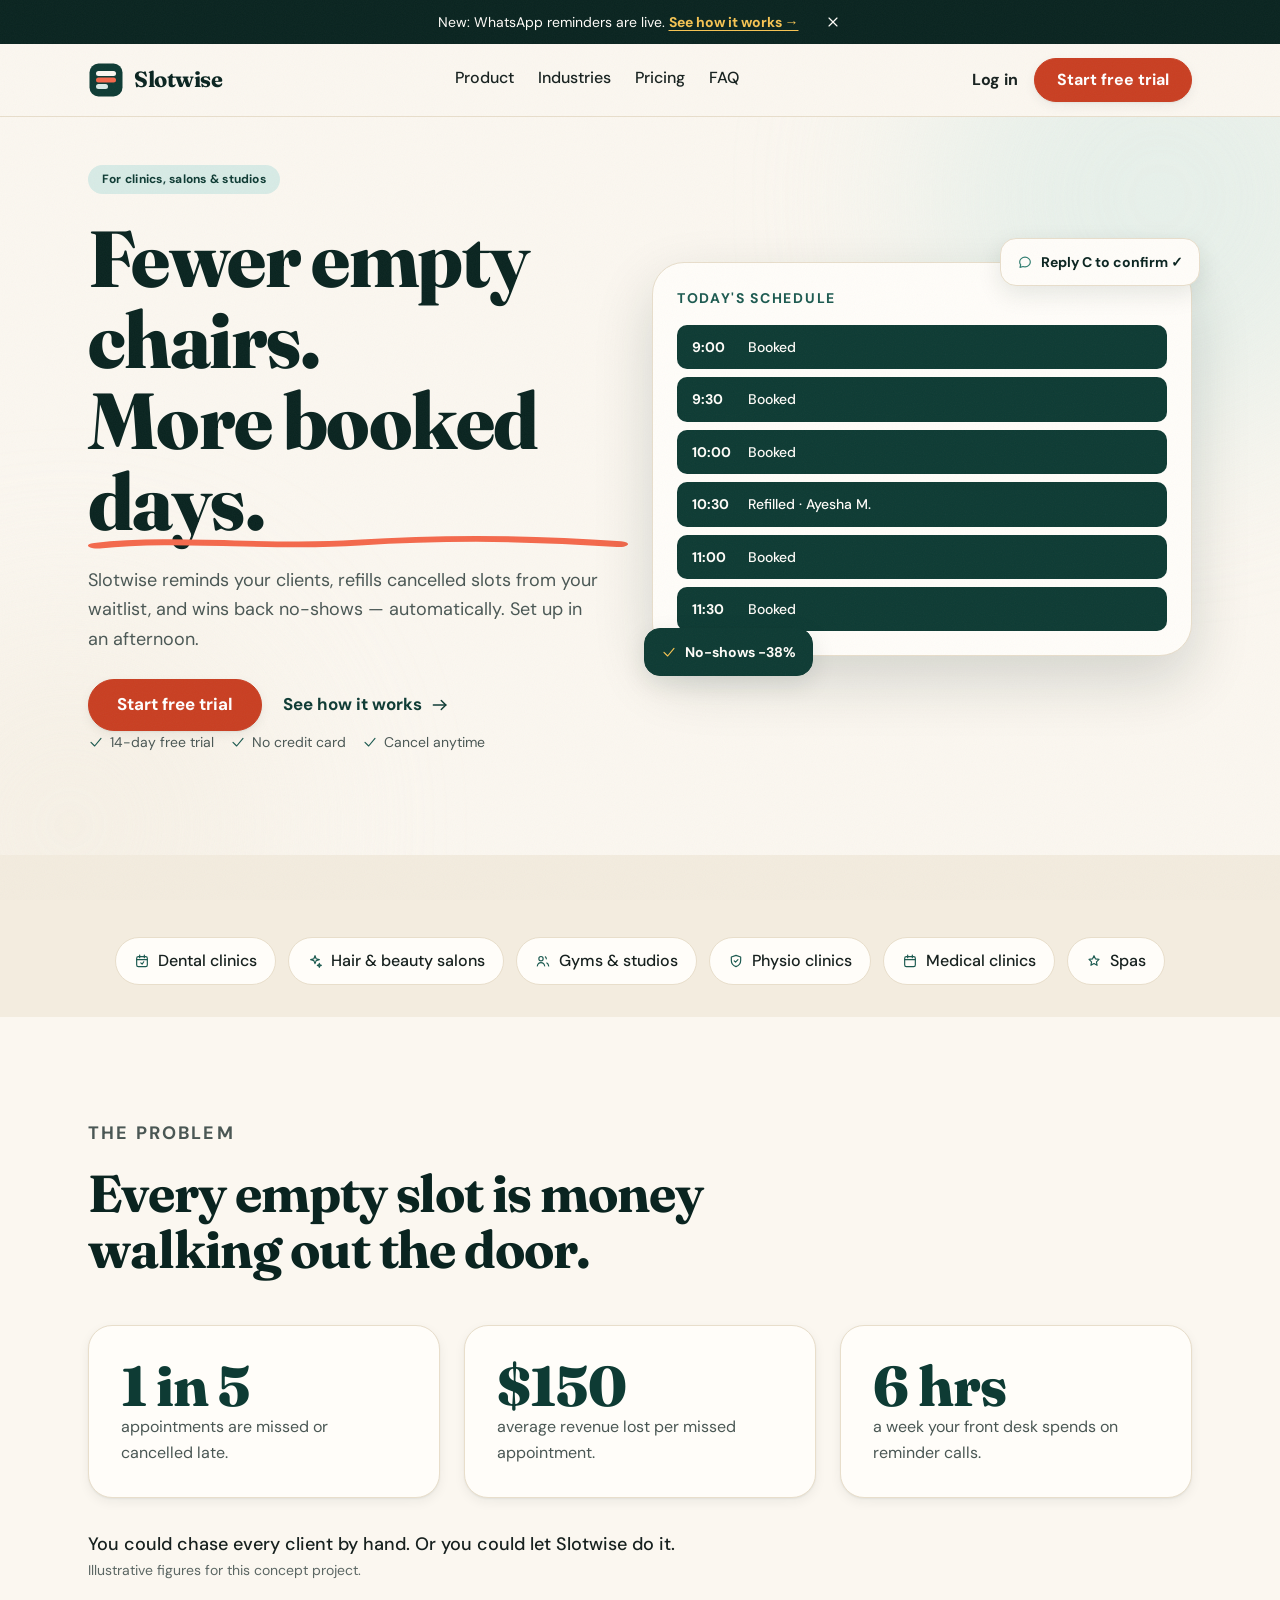
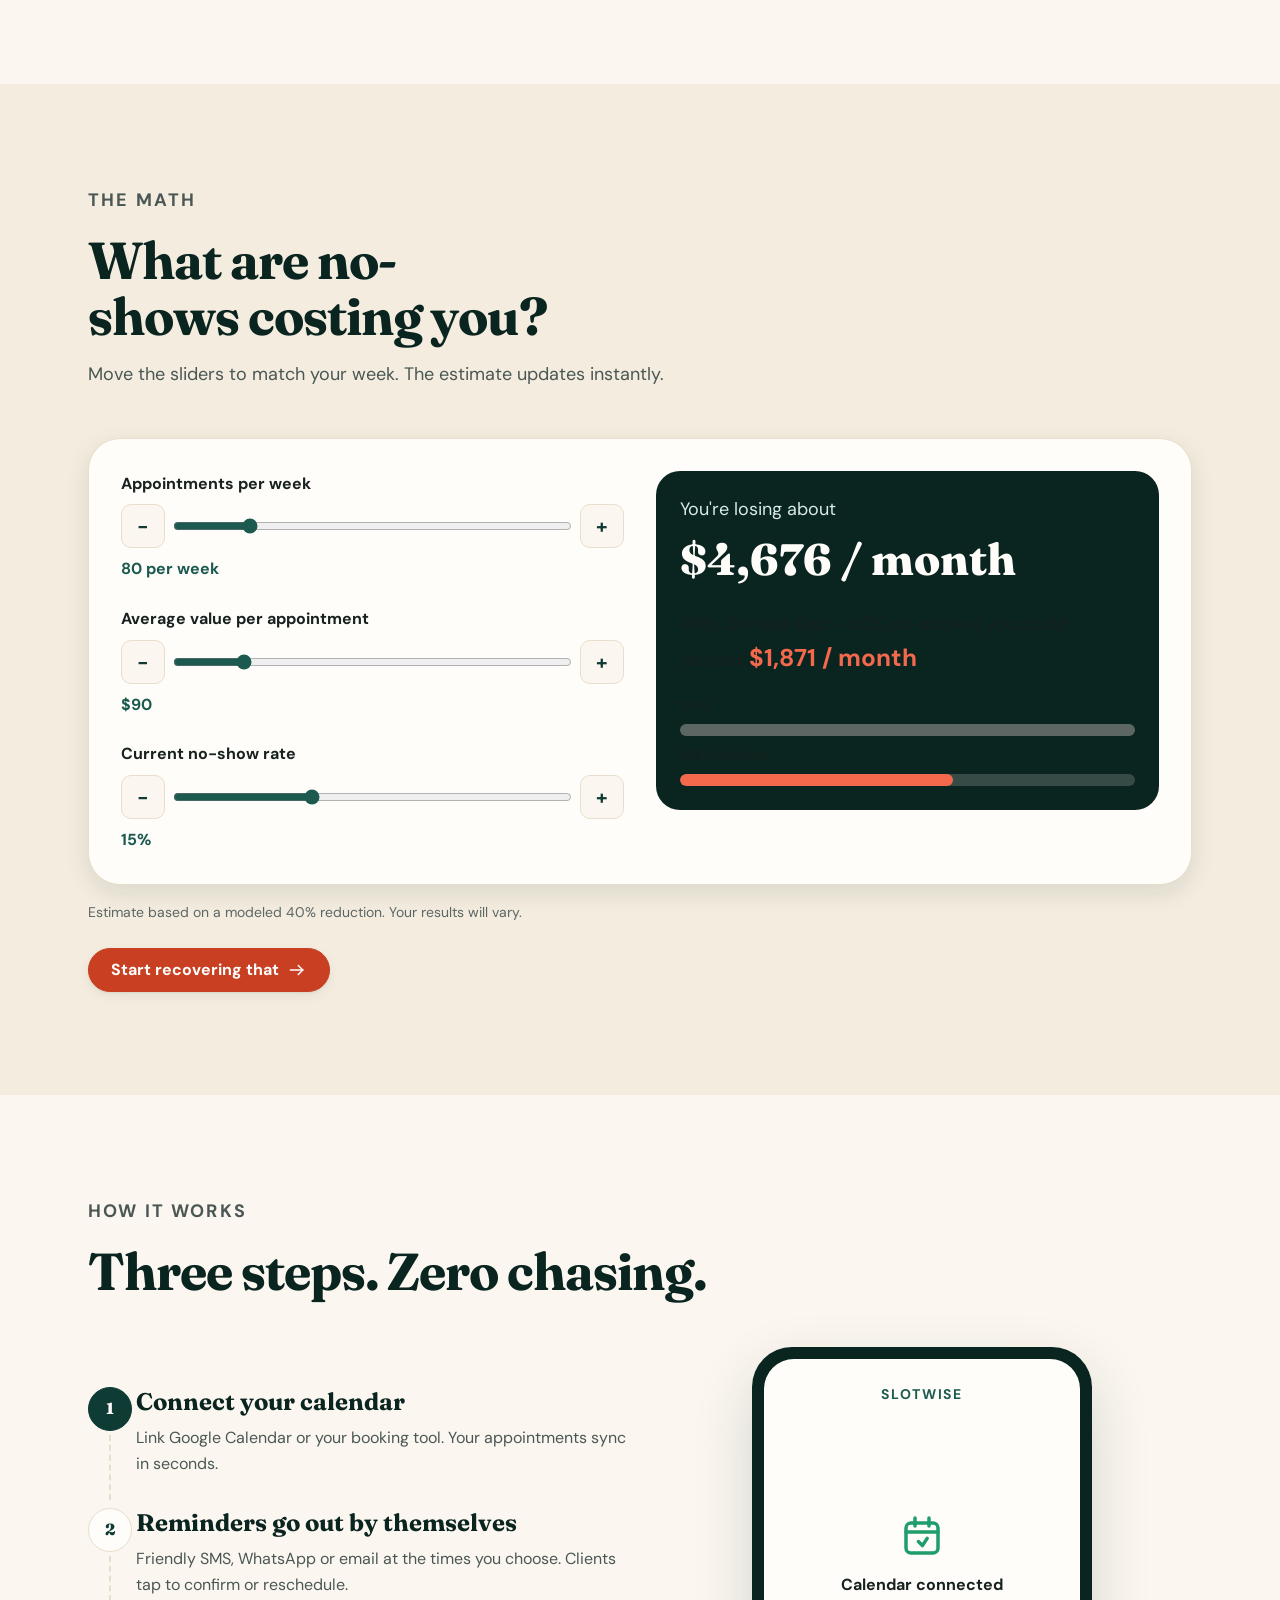
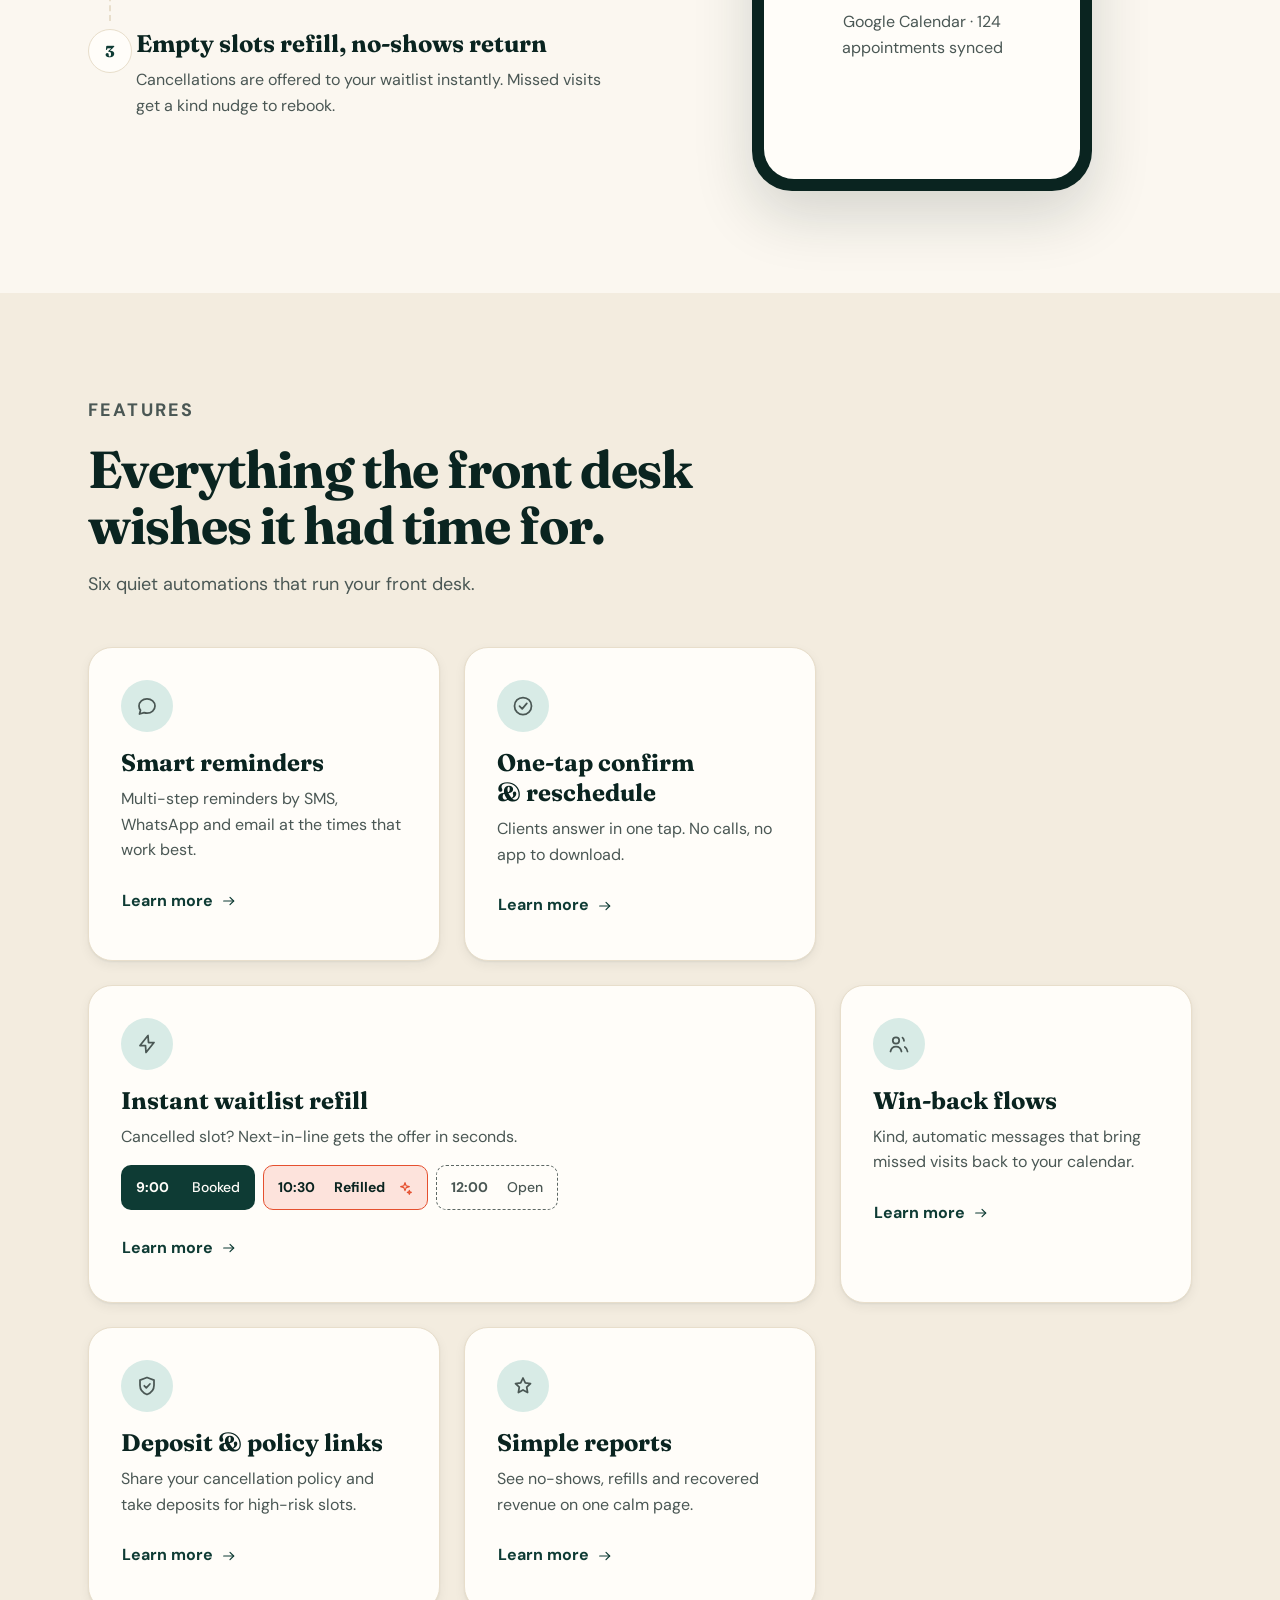
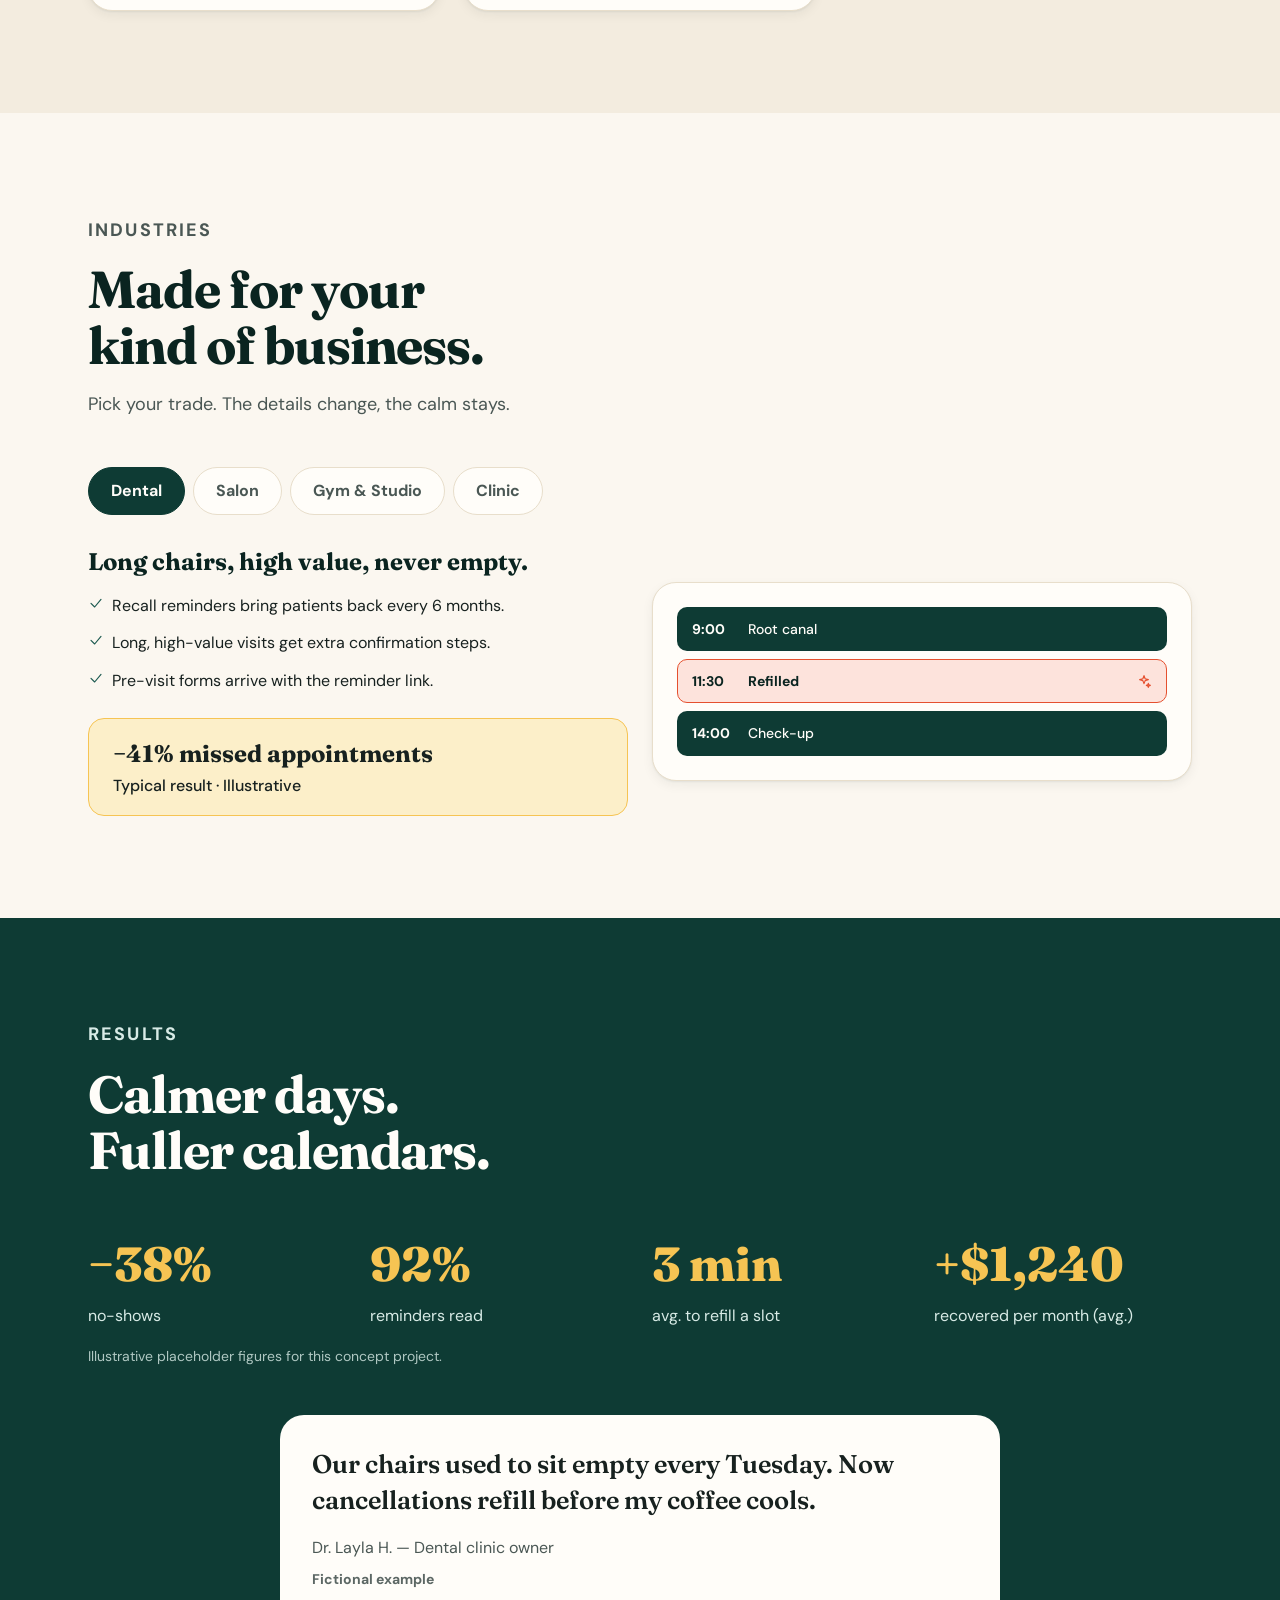
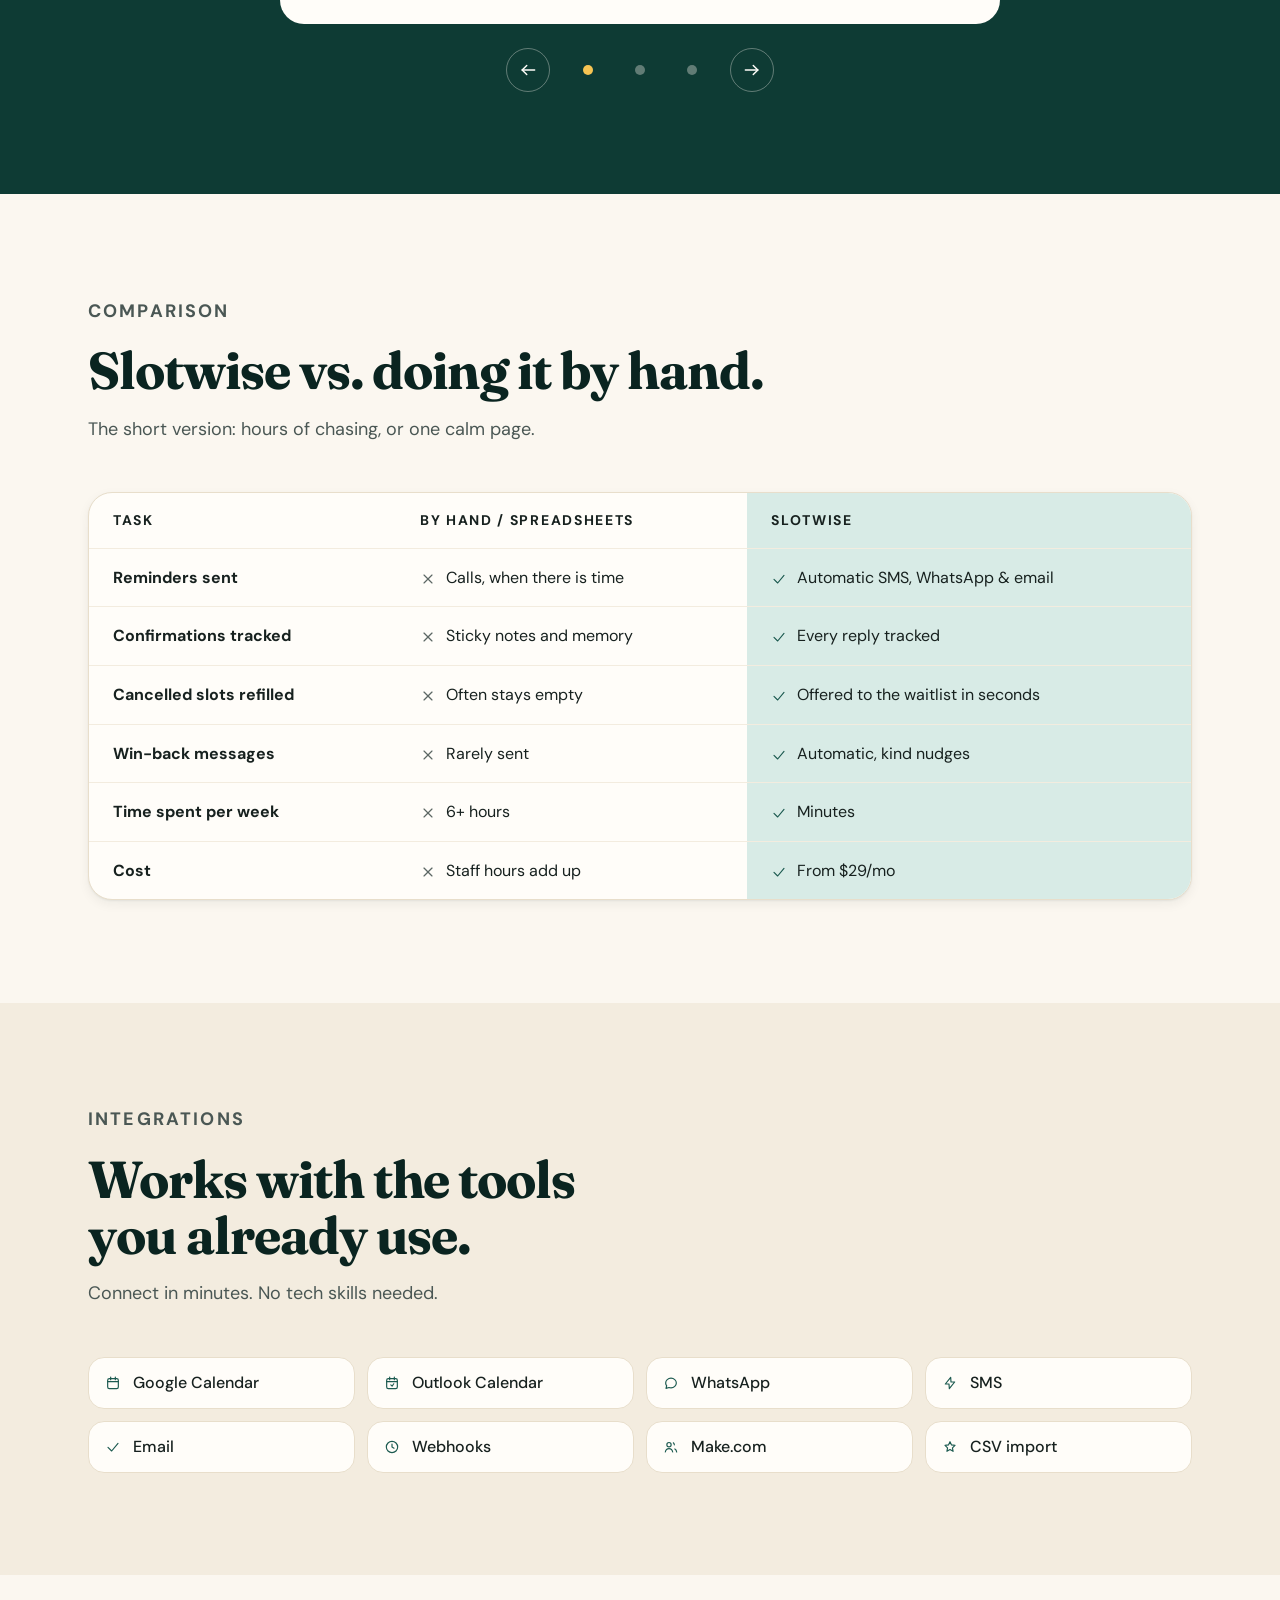
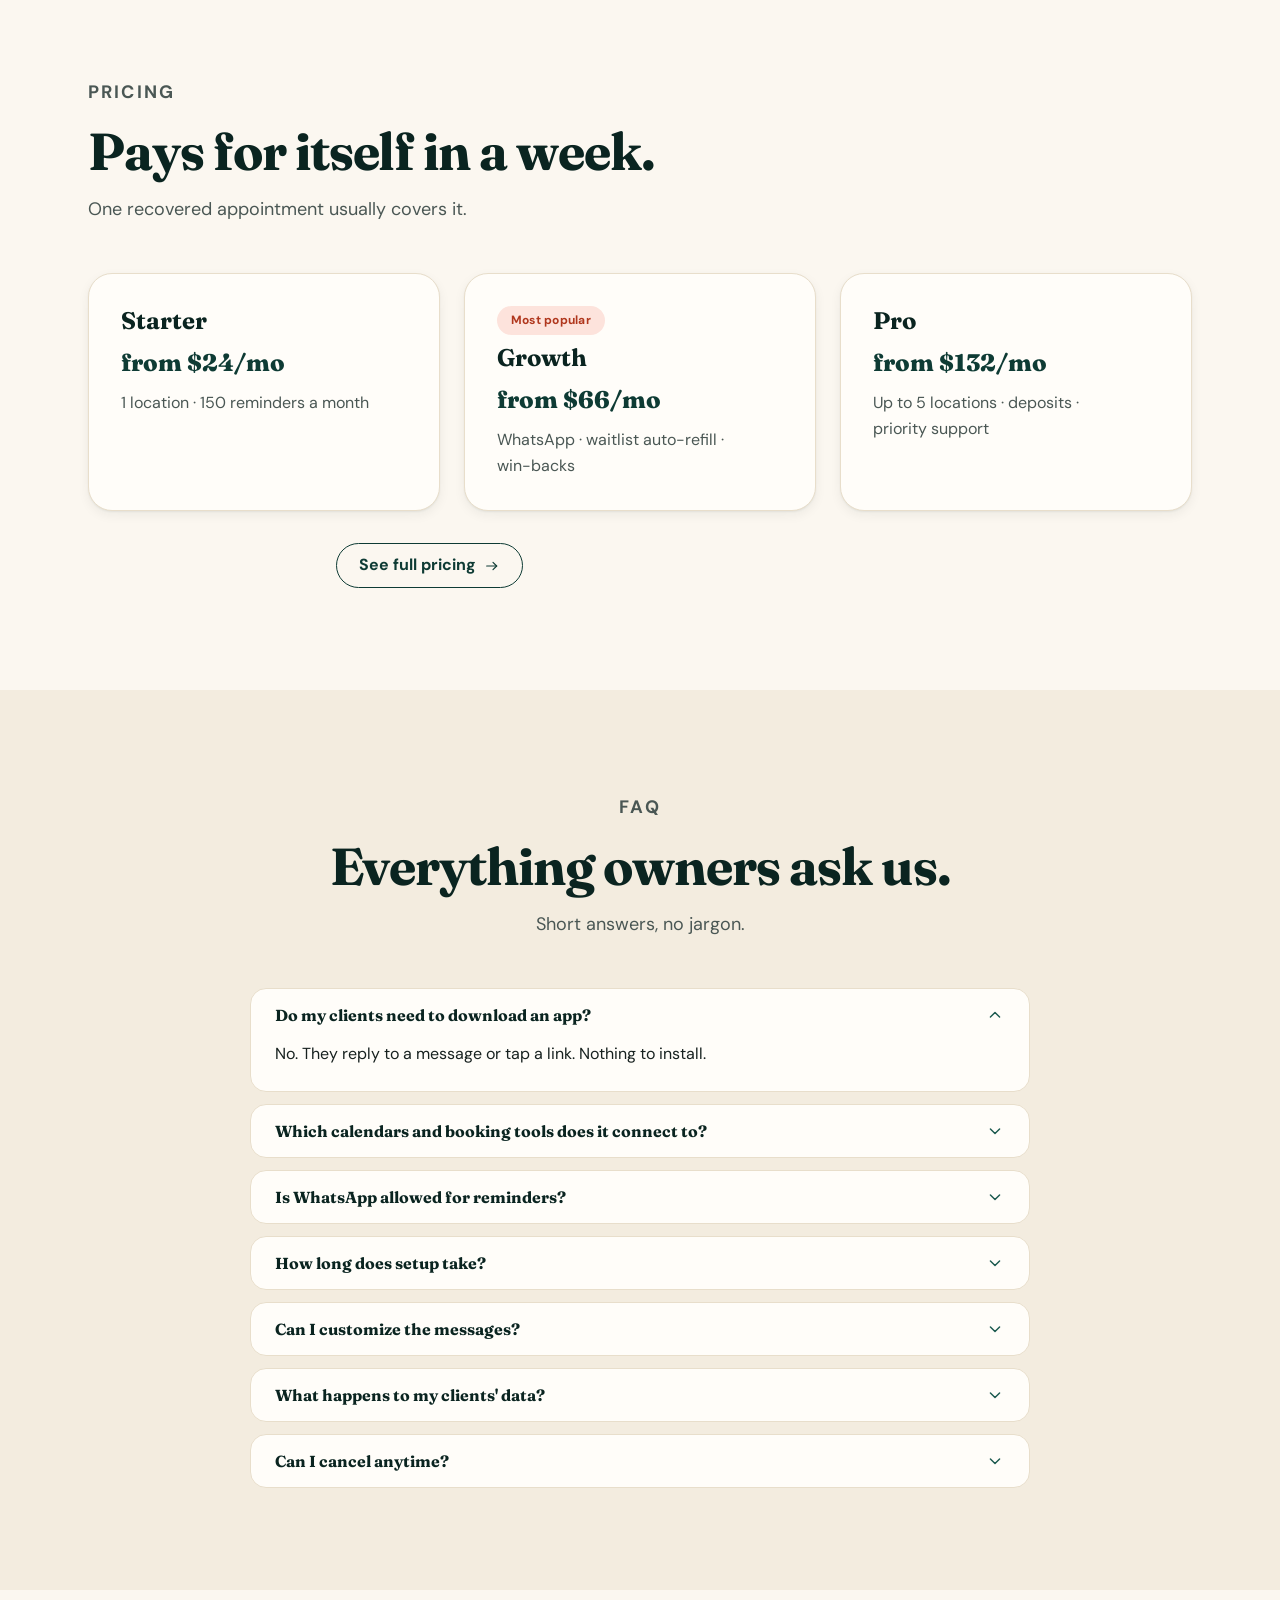
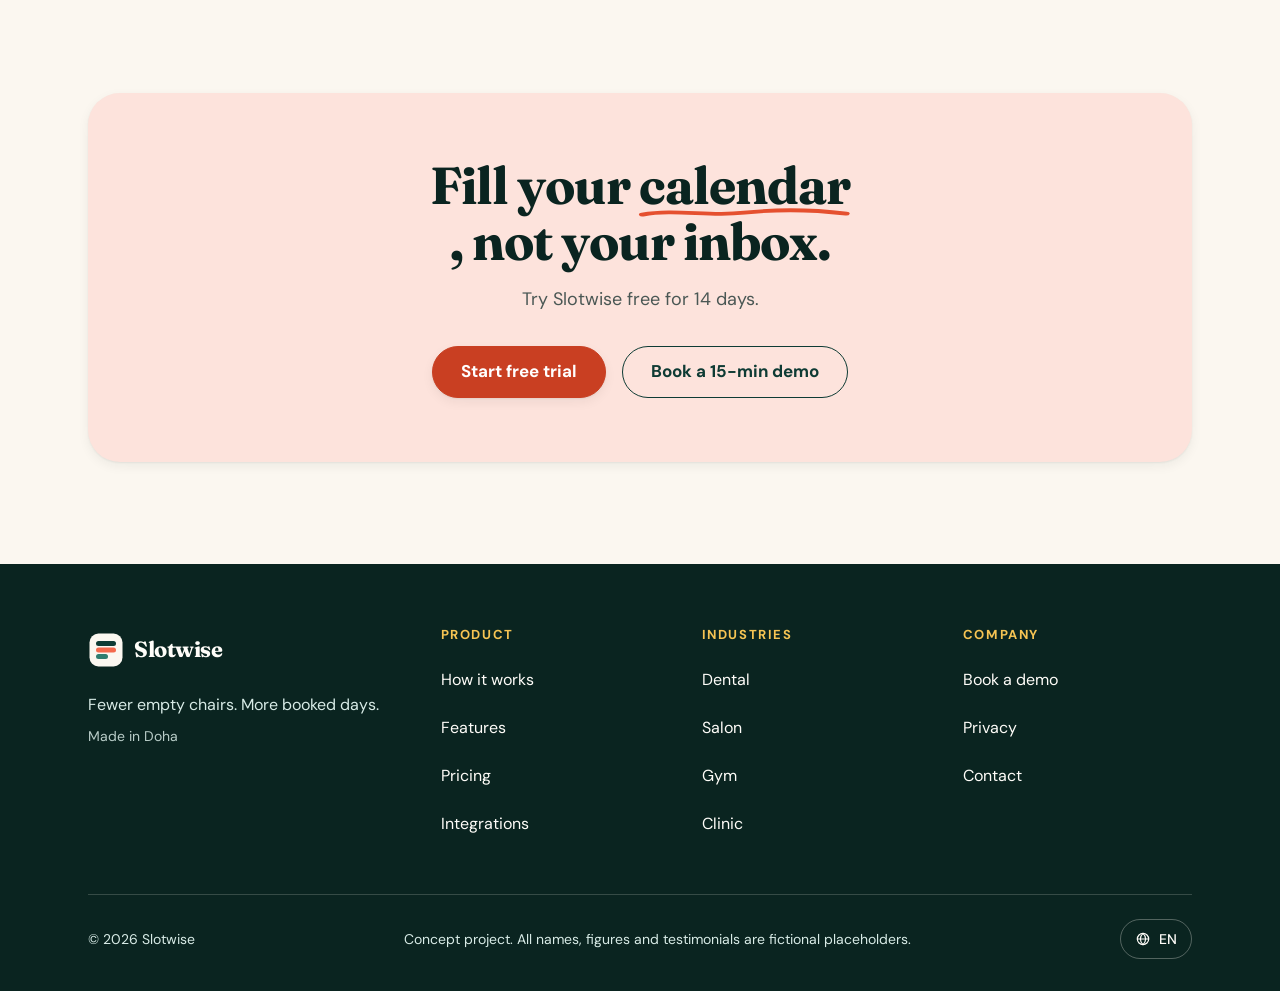
<file: index.html>
<!doctype html>
<html lang="en">
  <head>
    <meta charset="utf-8" />
    <meta name="viewport" content="width=device-width, initial-scale=1" />
    <title>Slotwise — Cut no-shows and refill empty slots automatically</title>
    <meta
      name="description"
      content="Slotwise reminds your clients, refills cancelled slots from your waitlist, and wins back no-shows — automatically."
    />
    <meta name="theme-color" content="#0E3B34" />
    <script src="assets/js/js-class.js"></script>
    <link rel="icon" type="image/svg+xml" href="assets/img/favicon.svg" />
    <link rel="apple-touch-icon" href="assets/img/apple-touch-icon.png" />
    <link rel="manifest" href="site.webmanifest" />
    <link rel="canonical" href="https://slotwise.vercel.app/" />
    <meta property="og:type" content="website" />
    <meta property="og:site_name" content="Slotwise" />
    <meta property="og:title" content="Slotwise — Cut no-shows and refill empty slots automatically" />
    <meta
      property="og:description"
      content="Slotwise reminds your clients, refills cancelled slots from your waitlist, and wins back no-shows — automatically."
    />
    <meta property="og:url" content="https://slotwise.vercel.app/" />
    <meta property="og:image" content="https://slotwise.vercel.app/assets/img/og-image.png" />
    <meta property="og:image:width" content="1200" />
    <meta property="og:image:height" content="630" />
    <meta property="og:image:alt" content="Slotwise — fewer empty chairs, more booked days." />
    <meta name="twitter:card" content="summary_large_image" />
    <meta name="twitter:title" content="Slotwise — Cut no-shows and refill empty slots automatically" />
    <meta
      name="twitter:description"
      content="Slotwise reminds your clients, refills cancelled slots from your waitlist, and wins back no-shows — automatically."
    />
    <meta name="twitter:image" content="https://slotwise.vercel.app/assets/img/og-image.png" />
    <link rel="preload" href="assets/fonts/fraunces-var-latin.woff2" as="font" type="font/woff2" crossorigin />
    <link rel="preload" href="assets/fonts/dmsans-var-latin.woff2" as="font" type="font/woff2" crossorigin />
    <link rel="stylesheet" href="assets/css/tokens.css" />
    <link rel="stylesheet" href="assets/css/base.css" />
    <link rel="stylesheet" href="assets/css/layout.css" />
    <link rel="stylesheet" href="assets/css/components.css" />
    <link rel="stylesheet" href="assets/css/sections.css" />
    <link rel="stylesheet" href="assets/css/pages.css" />
    <script type="module" defer src="assets/js/main.js"></script>
    <script type="application/ld+json">
      {
        "@context": "https://schema.org",
        "@type": "FAQPage",
        "mainEntity": [
          {
            "@type": "Question",
            "name": "Do my clients need to download an app?",
            "acceptedAnswer": {
              "@type": "Answer",
              "text": "No. They reply to a message or tap a link. Nothing to install."
            }
          },
          {
            "@type": "Question",
            "name": "Which calendars and booking tools does it connect to?",
            "acceptedAnswer": {
              "@type": "Answer",
              "text": "Google Calendar and Outlook today, plus CSV import and webhooks for anything else."
            }
          },
          {
            "@type": "Question",
            "name": "Is WhatsApp allowed for reminders?",
            "acceptedAnswer": {
              "@type": "Answer",
              "text": "Yes, using approved message templates through the official business channels."
            }
          },
          {
            "@type": "Question",
            "name": "How long does setup take?",
            "acceptedAnswer": {
              "@type": "Answer",
              "text": "Most businesses are live in an afternoon. Connect a calendar, set your timings, done."
            }
          },
          {
            "@type": "Question",
            "name": "Can I customize the messages?",
            "acceptedAnswer": {
              "@type": "Answer",
              "text": "Yes. Tone, wording, language and timing are all yours to set."
            }
          },
          {
            "@type": "Question",
            "name": "What happens to my clients' data?",
            "acceptedAnswer": {
              "@type": "Answer",
              "text": "It's encrypted in transit and at rest. You can export or delete it any time."
            }
          },
          {
            "@type": "Question",
            "name": "Can I cancel anytime?",
            "acceptedAnswer": { "@type": "Answer", "text": "Yes. No contracts and no lock-in." }
          }
        ]
      }
    </script>
    <script type="application/ld+json">
      {
        "@context": "https://schema.org",
        "@type": "Organization",
        "name": "Slotwise",
        "url": "https://slotwise.vercel.app/",
        "logo": "https://slotwise.vercel.app/assets/img/favicon.svg"
      }
    </script>
    <script type="application/ld+json">
      {
        "@context": "https://schema.org",
        "@type": "SoftwareApplication",
        "name": "Slotwise",
        "applicationCategory": "BusinessApplication",
        "operatingSystem": "Web",
        "url": "https://slotwise.vercel.app/",
        "description": "Automatic reminders, waitlist refills and win-backs for appointment-based local businesses.",
        "offers": {
          "@type": "Offer",
          "price": "29",
          "priceCurrency": "USD"
        }
      }
    </script>
  </head>
  <body>
    <a class="skip-link" href="#main">Skip to content</a>
    <div data-nav-sentinel aria-hidden="true"></div>

    <div class="announce" data-announce>
      <div class="announce__inner">
        <p>New: WhatsApp reminders are live. <a href="#features">See how it works →</a></p>
        <button
          class="announce__close"
          type="button"
          data-announce-close
          aria-label="Dismiss announcement"
        >
          <svg class="icon icon--sm" aria-hidden="true">
            <use href="assets/icons/sprite.svg#x" />
          </svg>
        </button>
      </div>
    </div>

    <header class="site-nav" data-site-nav>
      <div class="container site-nav__inner">
        <a class="brand" href="/" aria-label="Slotwise home">
          <svg class="brand__mark" viewBox="0 0 36 36" aria-hidden="true">
            <rect x="1.5" y="1.5" width="33" height="33" rx="9" fill="#0E3B34" />
            <rect x="8" y="9" width="20" height="5" rx="2.5" fill="#FBF7F0" />
            <rect x="8" y="15.5" width="20" height="5" rx="2.5" fill="#F4694C" />
            <rect x="8" y="22" width="12" height="5" rx="2.5" fill="#D8EBE6" />
          </svg>
          <span class="brand__word" data-brand-name>Slotwise</span>
        </a>

        <nav aria-label="Primary">
          <ul class="site-nav__links">
            <li><a class="site-nav__link" href="/#how">Product</a></li>
            <li><a class="site-nav__link" href="/#industries">Industries</a></li>
            <li><a class="site-nav__link" href="/pricing.html">Pricing</a></li>
            <li><a class="site-nav__link" href="/#faq">FAQ</a></li>
          </ul>
        </nav>

        <div class="site-nav__actions">
          <a class="site-nav__login" href="#">Log in</a>
          <a class="btn btn--primary" href="/book-demo.html?plan=trial">Start free trial</a>
        </div>

        <button
          class="site-nav__toggle"
          type="button"
          data-drawer-open
          aria-expanded="false"
          aria-controls="mobile-drawer"
          aria-label="Open menu"
        >
          <svg class="icon" aria-hidden="true">
            <use href="assets/icons/sprite.svg#menu" />
          </svg>
        </button>
      </div>
    </header>

    <div class="drawer" data-drawer hidden>
      <div class="drawer__backdrop" data-drawer-backdrop></div>
      <div
        class="drawer__panel"
        data-drawer-panel
        role="dialog"
        aria-modal="true"
        aria-label="Menu"
        id="mobile-drawer"
      >
        <div class="drawer__head">
          <a class="brand" href="/" aria-label="Slotwise home">
            <svg class="brand__mark" viewBox="0 0 36 36" aria-hidden="true">
              <rect x="1.5" y="1.5" width="33" height="33" rx="9" fill="#0E3B34" />
              <rect x="8" y="9" width="20" height="5" rx="2.5" fill="#FBF7F0" />
              <rect x="8" y="15.5" width="20" height="5" rx="2.5" fill="#F4694C" />
              <rect x="8" y="22" width="12" height="5" rx="2.5" fill="#D8EBE6" />
            </svg>
            <span class="brand__word" data-brand-name>Slotwise</span>
          </a>
          <button
            class="drawer__close"
            type="button"
            data-drawer-close
            aria-label="Close menu"
          >
            <svg class="icon" aria-hidden="true">
              <use href="assets/icons/sprite.svg#x" />
            </svg>
          </button>
        </div>
        <nav class="drawer__nav" aria-label="Mobile">
          <a class="drawer__link" href="/#how">Product</a>
          <a class="drawer__link" href="/#industries">Industries</a>
          <a class="drawer__link" href="/pricing.html">Pricing</a>
          <a class="drawer__link" href="/#faq">FAQ</a>
        </nav>
        <div class="drawer__foot">
          <a class="btn btn--primary btn--large" href="/book-demo.html?plan=trial"
            >Start free trial</a
          >
          <a class="btn btn--secondary" href="#">Log in</a>
        </div>
      </div>
    </div>

    <main id="main">
      <!-- Hero -->
      <section class="hero" aria-labelledby="hero-title">
        <div class="hero__blobs" aria-hidden="true"></div>
        <div class="container split">
          <div class="hero__copy">
            <p><span class="badge">For clinics, salons &amp; studios</span></p>
            <h1 id="hero-title">
              Fewer empty chairs.
              <span class="squiggle"
                >More booked days.<svg
                  viewBox="0 0 120 12"
                  preserveAspectRatio="none"
                  aria-hidden="true"
                >
                  <path
                    d="M2 8C20 2 40 10 60 6s40-3 58 1"
                    fill="none"
                    stroke="#F4694C"
                    stroke-width="4"
                    stroke-linecap="round"
                  /></svg
              ></span>
            </h1>
            <p class="hero__sub">
              Slotwise reminds your clients, refills cancelled slots from your
              waitlist, and wins back no-shows — automatically. Set up in an
              afternoon.
            </p>
            <div class="hero__ctas">
              <a class="btn btn--primary btn--large" href="/book-demo.html?plan=trial"
                >Start free trial</a
              >
              <a class="btn btn--ghost btn--large" href="#how"
                >See how it works
                <svg class="icon" aria-hidden="true">
                  <use href="assets/icons/sprite.svg#arrow-right" /></svg
              ></a>
            </div>
            <ul class="micro-trust">
              <li>
                <svg class="icon icon--sm" aria-hidden="true">
                  <use href="assets/icons/sprite.svg#check" />
                </svg>
                14-day free trial
              </li>
              <li>
                <svg class="icon icon--sm" aria-hidden="true">
                  <use href="assets/icons/sprite.svg#check" />
                </svg>
                No credit card
              </li>
              <li>
                <svg class="icon icon--sm" aria-hidden="true">
                  <use href="assets/icons/sprite.svg#check" />
                </svg>
                Cancel anytime
              </li>
            </ul>
          </div>
          <div class="hero__visual">
            <div class="schedule" role="img" aria-label="Illustration: today's schedule where a cancelled 10:30 slot is refilled by Ayesha M., recovering 85 dollars.">
              <p class="schedule__title">Today's schedule</p>
              <ul class="schedule__list">
                <li class="slot slot--booked">
                  <span class="slot__time">9:00</span><span>Booked</span>
                </li>
                <li class="slot slot--booked">
                  <span class="slot__time">9:30</span><span>Booked</span>
                </li>
                <li class="slot slot--booked">
                  <span class="slot__time">10:00</span><span>Booked</span>
                </li>
                <li class="slot slot--refilled">
                  <span class="slot__time">10:30</span><span>Refilled · Ayesha M.</span>
                  <svg class="icon icon--sm" aria-hidden="true">
                    <use href="assets/icons/sprite.svg#sparkles" />
                  </svg>
                </li>
                <li class="slot slot--booked">
                  <span class="slot__time">11:00</span><span>Booked</span>
                </li>
                <li class="slot slot--booked">
                  <span class="slot__time">11:30</span><span>Booked</span>
                </li>
              </ul>
              <p class="recovered-tag">
                <svg class="icon icon--sm" aria-hidden="true">
                  <use href="assets/icons/sprite.svg#check" />
                </svg>
                +$85 recovered
              </p>
            </div>
            <p class="float-card float-card--bubble" aria-hidden="true">
              <svg class="icon icon--sm" aria-hidden="true">
                <use href="assets/icons/sprite.svg#message-circle" />
              </svg>
              Reply C to confirm ✓
            </p>
            <p class="float-card float-card--stat" aria-hidden="true">
              <svg class="icon icon--sm" aria-hidden="true">
                <use href="assets/icons/sprite.svg#check" />
              </svg>
              No-shows −38%
            </p>
          </div>
        </div>
      </section>

      <!-- Trust strip -->
      <section class="section section--tight section--alt" aria-label="Who Slotwise is for">
        <div class="container trust">
          <p>Built for appointment-based businesses like</p>
          <ul class="chip-row">
            <li class="chip">
              <svg class="icon icon--sm" aria-hidden="true">
                <use href="assets/icons/sprite.svg#calendar-check" />
              </svg>
              Dental clinics
            </li>
            <li class="chip">
              <svg class="icon icon--sm" aria-hidden="true">
                <use href="assets/icons/sprite.svg#sparkles" />
              </svg>
              Hair &amp; beauty salons
            </li>
            <li class="chip">
              <svg class="icon icon--sm" aria-hidden="true">
                <use href="assets/icons/sprite.svg#users" />
              </svg>
              Gyms &amp; studios
            </li>
            <li class="chip">
              <svg class="icon icon--sm" aria-hidden="true">
                <use href="assets/icons/sprite.svg#shield-check" />
              </svg>
              Physio clinics
            </li>
            <li class="chip">
              <svg class="icon icon--sm" aria-hidden="true">
                <use href="assets/icons/sprite.svg#calendar" />
              </svg>
              Medical clinics
            </li>
            <li class="chip">
              <svg class="icon icon--sm" aria-hidden="true">
                <use href="assets/icons/sprite.svg#star" />
              </svg>
              Spas
            </li>
          </ul>
        </div>
      </section>

      <!-- Problem -->
      <section class="section" aria-labelledby="problem-title">
        <div class="container">
          <div class="section-head">
            <p class="eyebrow">The problem</p>
            <h2 id="problem-title">Every empty slot is money walking out the door.</h2>
          </div>
          <div class="grid grid--3">
            <article class="card">
              <p class="stat-num">1 in 5</p>
              <p class="text-secondary">appointments are missed or cancelled late.</p>
            </article>
            <article class="card">
              <p class="stat-num">$150</p>
              <p class="text-secondary">average revenue lost per missed appointment.</p>
            </article>
            <article class="card">
              <p class="stat-num">6 hrs</p>
              <p class="text-secondary">a week your front desk spends on reminder calls.</p>
            </article>
          </div>
          <p class="problem-lead">
            You could chase every client by hand. Or you could let Slotwise do it.
          </p>
          <p class="footnote">Illustrative figures for this concept project.</p>
        </div>
      </section>

      <!-- Calculator -->
      <section class="section section--alt" aria-labelledby="calc-title">
        <div class="container">
          <div class="section-head">
            <p class="eyebrow">The math</p>
            <h2 id="calc-title">What are no-shows costing you?</h2>
            <p>Move the sliders to match your week. The estimate updates instantly.</p>
          </div>
          <div class="calc" data-calculator>
            <div class="calc__inputs">
              <div class="calc__field">
                <label class="calc__label" for="calc-appts">Appointments per week</label>
                <div class="calc__control">
                  <button class="stepper" type="button" data-calc-step="appts|-1" aria-label="Fewer appointments">−</button>
                  <input
                    type="range"
                    id="calc-appts"
                    min="10"
                    max="400"
                    step="1"
                    value="80"
                    aria-valuetext="80 per week"
                  />
                  <button class="stepper" type="button" data-calc-step="appts|1" aria-label="More appointments">+</button>
                </div>
                <p class="calc__value" data-calc-readout="appts">80 per week</p>
              </div>
              <div class="calc__field">
                <label class="calc__label" for="calc-value">Average value per appointment</label>
                <div class="calc__control">
                  <button class="stepper" type="button" data-calc-step="value|-1" aria-label="Lower value">−</button>
                  <input
                    type="range"
                    id="calc-value"
                    min="10"
                    max="500"
                    step="5"
                    value="90"
                    aria-valuetext="$90"
                  />
                  <button class="stepper" type="button" data-calc-step="value|1" aria-label="Higher value">+</button>
                </div>
                <p class="calc__value" data-calc-readout="value">$90</p>
              </div>
              <div class="calc__field">
                <label class="calc__label" for="calc-rate">Current no-show rate</label>
                <div class="calc__control">
                  <button class="stepper" type="button" data-calc-step="rate|-1" aria-label="Lower no-show rate">−</button>
                  <input
                    type="range"
                    id="calc-rate"
                    min="2"
                    max="40"
                    step="1"
                    value="15"
                    aria-valuetext="15 percent"
                  />
                  <button class="stepper" type="button" data-calc-step="rate|1" aria-label="Higher no-show rate">+</button>
                </div>
                <p class="calc__value" data-calc-readout="rate">15%</p>
              </div>
            </div>
            <div>
              <div class="calc__result" aria-live="polite">
                <p class="calc__lost">
                  You're losing about <strong data-calc-lost>$4,676 / month</strong>
                </p>
                <p class="calc__recovered">
                  With Slotwise (est. −40% no-shows) you could recover
                  <strong data-calc-recovered>$1,871 / month</strong>
                </p>
                <div class="calc__bars" aria-hidden="true">
                  <p>Now</p>
                  <p class="calc__bar calc__bar--now"><span></span></p>
                  <p>With Slotwise</p>
                  <p class="calc__bar calc__bar--after"><span></span></p>
                </div>
              </div>
            </div>
          </div>
          <p class="footnote footnote--gap">
            Estimate based on a modeled 40% reduction. Your results will vary.
          </p>
          <p class="calc__cta">
            <a class="btn btn--primary" href="/book-demo.html?plan=trial"
              >Start recovering that
              <svg class="icon" aria-hidden="true">
                <use href="assets/icons/sprite.svg#arrow-right" /></svg
            ></a>
          </p>
        </div>
      </section>

      <!-- How it works -->
      <section class="section" aria-labelledby="how-title" id="how">
        <div class="container">
          <div class="section-head">
            <p class="eyebrow">How it works</p>
            <h2 id="how-title">Three steps. Zero chasing.</h2>
          </div>
          <div class="split">
            <ol class="steps" data-steps>
              <li class="step is-active">
                <span class="step__marker" aria-hidden="true">1</span>
                <button class="step__button" type="button" data-step="1">
                  <h3>Connect your calendar</h3>
                  <p>Link Google Calendar or your booking tool. Your appointments sync in seconds.</p>
                </button>
              </li>
              <li class="step">
                <span class="step__marker" aria-hidden="true">2</span>
                <button class="step__button" type="button" data-step="2">
                  <h3>Reminders go out by themselves</h3>
                  <p>Friendly SMS, WhatsApp or email at the times you choose. Clients tap to confirm or reschedule.</p>
                </button>
              </li>
              <li class="step">
                <span class="step__marker" aria-hidden="true">3</span>
                <button class="step__button" type="button" data-step="3">
                  <h3>Empty slots refill, no-shows return</h3>
                  <p>Cancellations are offered to your waitlist instantly. Missed visits get a kind nudge to rebook.</p>
                </button>
              </li>
            </ol>
            <div class="phone" data-chat-phone>
              <div class="phone__screen">
                <p class="phone__title">Slotwise</p>
                <div class="connected" data-chat-screen="1">
                  <svg class="icon" aria-hidden="true">
                    <use href="assets/icons/sprite.svg#calendar-check" />
                  </svg>
                  <p><strong>Calendar connected</strong></p>
                  <p class="text-secondary">Google Calendar · 124 appointments synced</p>
                </div>
                <div class="chat" data-chat-screen="2" hidden>
                  <p class="bubble bubble--in">Hi Sara! Reminder: Dental check-up tomorrow at 10:30. Reply C to confirm or R to reschedule.</p>
                  <p class="bubble bubble--out">C</p>
                  <p class="bubble bubble--in">Confirmed ✓ See you tomorrow!</p>
                </div>
                <div class="chat" data-chat-screen="3" hidden>
                  <p class="bubble bubble--in">A 10:30 slot just opened today. Want it? Reply Y</p>
                  <p class="bubble bubble--out">Y</p>
                  <p class="bubble bubble--in">Booked ✓ You're in for 10:30.</p>
                </div>
                <p class="visually-hidden">
                  Transcript: connect your calendar; clients confirm reminders by reply; waitlist offers refill cancelled slots.
                </p>
              </div>
            </div>
          </div>
        </div>
      </section>

      <!-- Features -->
      <section class="section section--alt" aria-labelledby="features-title" id="features">
        <div class="container">
          <div class="section-head">
            <p class="eyebrow">Features</p>
            <h2 id="features-title">Everything the front desk wishes it had time for.</h2>
            <p>Six quiet automations that run your front desk.</p>
          </div>
          <div class="grid grid--3">
            <article class="card feature-card">
              <p class="feature-card__icon" aria-hidden="true">
                <svg class="icon"><use href="assets/icons/sprite.svg#message-circle" /></svg>
              </p>
              <h3>Smart reminders</h3>
              <p>Multi-step reminders by SMS, WhatsApp and email at the times that work best.</p>
              <a class="btn btn--ghost" href="#features">Learn more
                <svg class="icon icon--sm" aria-hidden="true">
                  <use href="assets/icons/sprite.svg#arrow-right" /></svg
              ></a>
            </article>
            <article class="card feature-card">
              <p class="feature-card__icon" aria-hidden="true">
                <svg class="icon"><use href="assets/icons/sprite.svg#check-circle" /></svg>
              </p>
              <h3>One-tap confirm &amp; reschedule</h3>
              <p>Clients answer in one tap. No calls, no app to download.</p>
              <a class="btn btn--ghost" href="#features">Learn more
                <svg class="icon icon--sm" aria-hidden="true">
                  <use href="assets/icons/sprite.svg#arrow-right" /></svg
              ></a>
            </article>
            <article class="card feature-card feature-card--wide">
              <p class="feature-card__icon" aria-hidden="true">
                <svg class="icon"><use href="assets/icons/sprite.svg#zap" /></svg>
              </p>
              <h3>Instant waitlist refill</h3>
              <p>Cancelled slot? Next-in-line gets the offer in seconds.</p>
              <ul class="mini-slots" aria-hidden="true">
                <li class="slot slot--booked"><span class="slot__time">9:00</span><span>Booked</span></li>
                <li class="slot slot--refilled">
                  <span class="slot__time">10:30</span><span>Refilled</span>
                  <svg class="icon icon--sm" aria-hidden="true">
                    <use href="assets/icons/sprite.svg#sparkles" />
                  </svg>
                </li>
                <li class="slot slot--open"><span class="slot__time">12:00</span><span>Open</span></li>
              </ul>
              <a class="btn btn--ghost" href="#features">Learn more
                <svg class="icon icon--sm" aria-hidden="true">
                  <use href="assets/icons/sprite.svg#arrow-right" /></svg
              ></a>
            </article>
            <article class="card feature-card">
              <p class="feature-card__icon" aria-hidden="true">
                <svg class="icon"><use href="assets/icons/sprite.svg#users" /></svg>
              </p>
              <h3>Win-back flows</h3>
              <p>Kind, automatic messages that bring missed visits back to your calendar.</p>
              <a class="btn btn--ghost" href="#features">Learn more
                <svg class="icon icon--sm" aria-hidden="true">
                  <use href="assets/icons/sprite.svg#arrow-right" /></svg
              ></a>
            </article>
            <article class="card feature-card">
              <p class="feature-card__icon" aria-hidden="true">
                <svg class="icon"><use href="assets/icons/sprite.svg#shield-check" /></svg>
              </p>
              <h3>Deposit &amp; policy links</h3>
              <p>Share your cancellation policy and take deposits for high-risk slots.</p>
              <a class="btn btn--ghost" href="#features">Learn more
                <svg class="icon icon--sm" aria-hidden="true">
                  <use href="assets/icons/sprite.svg#arrow-right" /></svg
              ></a>
            </article>
            <article class="card feature-card">
              <p class="feature-card__icon" aria-hidden="true">
                <svg class="icon"><use href="assets/icons/sprite.svg#star" /></svg>
              </p>
              <h3>Simple reports</h3>
              <p>See no-shows, refills and recovered revenue on one calm page.</p>
              <a class="btn btn--ghost" href="#features">Learn more
                <svg class="icon icon--sm" aria-hidden="true">
                  <use href="assets/icons/sprite.svg#arrow-right" /></svg
              ></a>
            </article>
          </div>
        </div>
      </section>

      <!-- Industries -->
      <section class="section" aria-labelledby="industries-title" id="industries">
        <div class="container">
          <div class="section-head">
            <p class="eyebrow">Industries</p>
            <h2 id="industries-title">Made for your kind of business.</h2>
            <p>Pick your trade. The details change, the calm stays.</p>
          </div>
          <div class="tabs" role="tablist" aria-label="Industries" data-tabs>
            <button class="tab" type="button" role="tab" id="tab-dental" aria-selected="true" aria-controls="panel-dental" data-tab="dental">Dental</button>
            <button class="tab" type="button" role="tab" id="tab-salon" aria-selected="false" aria-controls="panel-salon" data-tab="salon" tabindex="-1">Salon</button>
            <button class="tab" type="button" role="tab" id="tab-gym" aria-selected="false" aria-controls="panel-gym" data-tab="gym" tabindex="-1">Gym &amp; Studio</button>
            <button class="tab" type="button" role="tab" id="tab-clinic" aria-selected="false" aria-controls="panel-clinic" data-tab="clinic" tabindex="-1">Clinic</button>
          </div>
          <div class="split" id="panel-dental" role="tabpanel" aria-labelledby="tab-dental" data-tab-panel="dental">
            <div>
              <h3>Long chairs, high value, never empty.</h3>
              <ul class="industry-panel__points">
                <li>
                  <svg class="icon icon--sm" aria-hidden="true"><use href="assets/icons/sprite.svg#check" /></svg>
                  Recall reminders bring patients back every 6 months.
                </li>
                <li>
                  <svg class="icon icon--sm" aria-hidden="true"><use href="assets/icons/sprite.svg#check" /></svg>
                  Long, high-value visits get extra confirmation steps.
                </li>
                <li>
                  <svg class="icon icon--sm" aria-hidden="true"><use href="assets/icons/sprite.svg#check" /></svg>
                  Pre-visit forms arrive with the reminder link.
                </li>
              </ul>
              <p class="result-callout"><strong>−41% missed appointments</strong>Typical result · Illustrative</p>
            </div>
            <div class="industry-visual" aria-hidden="true">
              <ul class="schedule__list">
                <li class="slot slot--booked"><span class="slot__time">9:00</span><span>Root canal</span></li>
                <li class="slot slot--refilled"><span class="slot__time">11:30</span><span>Refilled</span>
                  <svg class="icon icon--sm" aria-hidden="true"><use href="assets/icons/sprite.svg#sparkles" /></svg>
                </li>
                <li class="slot slot--booked"><span class="slot__time">14:00</span><span>Check-up</span></li>
              </ul>
            </div>
          </div>
          <div class="split" id="panel-salon" role="tabpanel" aria-labelledby="tab-salon" data-tab-panel="salon" hidden>
            <div>
              <h3>Every stylist chair filled by tonight.</h3>
              <ul class="industry-panel__points">
                <li>
                  <svg class="icon icon--sm" aria-hidden="true"><use href="assets/icons/sprite.svg#check" /></svg>
                  Stylist-specific waitlists fill gaps with the right clients.
                </li>
                <li>
                  <svg class="icon icon--sm" aria-hidden="true"><use href="assets/icons/sprite.svg#check" /></svg>
                  Last-minute openings go out in seconds.
                </li>
                <li>
                  <svg class="icon icon--sm" aria-hidden="true"><use href="assets/icons/sprite.svg#check" /></svg>
                  Deposits protect long color appointments.
                </li>
              </ul>
              <p class="result-callout"><strong>+22 rebooked gaps a month</strong>Typical result · Illustrative</p>
            </div>
            <div class="industry-visual" aria-hidden="true">
              <ul class="schedule__list">
                <li class="slot slot--booked"><span class="slot__time">10:00</span><span>Cut · Lena</span></li>
                <li class="slot slot--refilled"><span class="slot__time">13:00</span><span>Refilled</span>
                  <svg class="icon icon--sm" aria-hidden="true"><use href="assets/icons/sprite.svg#sparkles" /></svg>
                </li>
                <li class="slot slot--open"><span class="slot__time">16:30</span><span>Open</span></li>
              </ul>
            </div>
          </div>
          <div class="split" id="panel-gym" role="tabpanel" aria-labelledby="tab-gym" data-tab-panel="gym" hidden>
            <div>
              <h3>Every mat spoken for.</h3>
              <ul class="industry-panel__points">
                <li>
                  <svg class="icon icon--sm" aria-hidden="true"><use href="assets/icons/sprite.svg#check" /></svg>
                  Cancelled class spots auto-promote the waitlist.
                </li>
                <li>
                  <svg class="icon icon--sm" aria-hidden="true"><use href="assets/icons/sprite.svg#check" /></svg>
                  Late-cancel windows enforced kindly, automatically.
                </li>
                <li>
                  <svg class="icon icon--sm" aria-hidden="true"><use href="assets/icons/sprite.svg#check" /></svg>
                  Trial-class no-shows get a friendly follow-up.
                </li>
              </ul>
              <p class="result-callout"><strong>3 min to refill a class</strong>Typical result · Illustrative</p>
            </div>
            <div class="industry-visual" aria-hidden="true">
              <ul class="schedule__list">
                <li class="slot slot--booked"><span class="slot__time">7:00</span><span>HIIT · Full</span></li>
                <li class="slot slot--refilled"><span class="slot__time">8:00</span><span>Refilled</span>
                  <svg class="icon icon--sm" aria-hidden="true"><use href="assets/icons/sprite.svg#sparkles" /></svg>
                </li>
                <li class="slot slot--booked"><span class="slot__time">18:00</span><span>Yoga · Full</span></li>
              </ul>
            </div>
          </div>
          <div class="split" id="panel-clinic" role="tabpanel" aria-labelledby="tab-clinic" data-tab-panel="clinic" hidden>
            <div>
              <h3>A calmer waiting room.</h3>
              <ul class="industry-panel__points">
                <li>
                  <svg class="icon icon--sm" aria-hidden="true"><use href="assets/icons/sprite.svg#check" /></svg>
                  Patients confirm with one reply — no app needed.
                </li>
                <li>
                  <svg class="icon icon--sm" aria-hidden="true"><use href="assets/icons/sprite.svg#check" /></svg>
                  Reschedule links stop the phone queues.
                </li>
                <li>
                  <svg class="icon icon--sm" aria-hidden="true"><use href="assets/icons/sprite.svg#check" /></svg>
                  Reminders in your clients' language.
                </li>
              </ul>
              <p><span class="badge">Arabic &amp; English messages</span></p>
              <p class="result-callout"><strong>92% reminders read</strong>Typical result · Illustrative</p>
            </div>
            <div class="industry-visual" aria-hidden="true">
              <ul class="schedule__list">
                <li class="slot slot--booked"><span class="slot__time">9:15</span><span>Confirmed</span></li>
                <li class="slot slot--booked"><span class="slot__time">10:45</span><span>Confirmed</span></li>
                <li class="slot slot--refilled"><span class="slot__time">12:15</span><span>Refilled</span>
                  <svg class="icon icon--sm" aria-hidden="true"><use href="assets/icons/sprite.svg#sparkles" /></svg>
                </li>
              </ul>
            </div>
          </div>
        </div>
      </section>

      <!-- Results -->
      <section class="section section--dark" aria-labelledby="results-title">
        <div class="container">
          <div class="section-head">
            <p class="eyebrow">Results</p>
            <h2 id="results-title">Calmer days. Fuller calendars.</h2>
          </div>
          <ul class="stats">
            <li class="stat">
              <strong data-countup data-target="38" data-prefix="−" data-suffix="%">−38%</strong>
              <span>no-shows</span>
            </li>
            <li class="stat">
              <strong data-countup data-target="92" data-suffix="%">92%</strong>
              <span>reminders read</span>
            </li>
            <li class="stat">
              <strong data-countup data-target="3" data-suffix=" min">3 min</strong>
              <span>avg. to refill a slot</span>
            </li>
            <li class="stat">
              <strong data-countup data-target="1240" data-prefix="+$" data-group="true">+$1,240</strong>
              <span>recovered per month (avg.)</span>
            </li>
          </ul>
          <p class="footnote">Illustrative placeholder figures for this concept project.</p>
          <div class="carousel" data-carousel>
            <figure class="quote" data-carousel-slide="1">
              <blockquote>Our chairs used to sit empty every Tuesday. Now cancellations refill before my coffee cools.</blockquote>
              <figcaption>Dr. Layla H. — Dental clinic owner</figcaption>
              <p class="fiction-tag">Fictional example</p>
            </figure>
            <figure class="quote" data-carousel-slide="2" hidden>
              <blockquote>Clients actually reply to the reminders. My front desk finally leaves on time.</blockquote>
              <figcaption>Marcus T. — Salon owner</figcaption>
              <p class="fiction-tag">Fictional example</p>
            </figure>
            <figure class="quote" data-carousel-slide="3" hidden>
              <blockquote>Trial classes fill themselves from the waitlist. I stopped chasing no-shows for good.</blockquote>
              <figcaption>Priya S. — Studio manager</figcaption>
              <p class="fiction-tag">Fictional example</p>
            </figure>
            <div class="carousel__controls">
              <button class="carousel__arrow" type="button" data-carousel-prev aria-label="Previous testimonial">
                <svg class="icon icon--flip" aria-hidden="true">
                  <use href="assets/icons/sprite.svg#arrow-right" />
                </svg>
              </button>
              <div class="carousel__dots">
                <button class="dot" type="button" data-carousel-dot="1" aria-current="true" aria-label="Show testimonial 1"></button>
                <button class="dot" type="button" data-carousel-dot="2" aria-current="false" aria-label="Show testimonial 2"></button>
                <button class="dot" type="button" data-carousel-dot="3" aria-current="false" aria-label="Show testimonial 3"></button>
              </div>
              <button class="carousel__arrow" type="button" data-carousel-next aria-label="Next testimonial">
                <svg class="icon" aria-hidden="true">
                  <use href="assets/icons/sprite.svg#arrow-right" />
                </svg>
              </button>
            </div>
          </div>
        </div>
      </section>

      <!-- Comparison -->
      <section class="section" aria-labelledby="compare-title">
        <div class="container">
          <div class="section-head">
            <p class="eyebrow">Comparison</p>
            <h2 id="compare-title">Slotwise vs. doing it by hand.</h2>
            <p>The short version: hours of chasing, or one calm page.</p>
          </div>
          <table class="compare">
            <thead>
              <tr>
                <th scope="col">Task</th>
                <th scope="col">By hand / spreadsheets</th>
                <th scope="col">Slotwise</th>
              </tr>
            </thead>
            <tbody>
              <tr>
                <th scope="row">Reminders sent</th>
                <td data-label="By hand / spreadsheets">
                  <svg class="icon icon--sm no" aria-hidden="true"><use href="assets/icons/sprite.svg#x" /></svg>
                  Calls, when there is time
                </td>
                <td data-label="Slotwise">
                  <svg class="icon icon--sm yes" aria-hidden="true"><use href="assets/icons/sprite.svg#check" /></svg>
                  Automatic SMS, WhatsApp &amp; email
                </td>
              </tr>
              <tr>
                <th scope="row">Confirmations tracked</th>
                <td data-label="By hand / spreadsheets">
                  <svg class="icon icon--sm no" aria-hidden="true"><use href="assets/icons/sprite.svg#x" /></svg>
                  Sticky notes and memory
                </td>
                <td data-label="Slotwise">
                  <svg class="icon icon--sm yes" aria-hidden="true"><use href="assets/icons/sprite.svg#check" /></svg>
                  Every reply tracked
                </td>
              </tr>
              <tr>
                <th scope="row">Cancelled slots refilled</th>
                <td data-label="By hand / spreadsheets">
                  <svg class="icon icon--sm no" aria-hidden="true"><use href="assets/icons/sprite.svg#x" /></svg>
                  Often stays empty
                </td>
                <td data-label="Slotwise">
                  <svg class="icon icon--sm yes" aria-hidden="true"><use href="assets/icons/sprite.svg#check" /></svg>
                  Offered to the waitlist in seconds
                </td>
              </tr>
              <tr>
                <th scope="row">Win-back messages</th>
                <td data-label="By hand / spreadsheets">
                  <svg class="icon icon--sm no" aria-hidden="true"><use href="assets/icons/sprite.svg#x" /></svg>
                  Rarely sent
                </td>
                <td data-label="Slotwise">
                  <svg class="icon icon--sm yes" aria-hidden="true"><use href="assets/icons/sprite.svg#check" /></svg>
                  Automatic, kind nudges
                </td>
              </tr>
              <tr>
                <th scope="row">Time spent per week</th>
                <td data-label="By hand / spreadsheets">
                  <svg class="icon icon--sm no" aria-hidden="true"><use href="assets/icons/sprite.svg#x" /></svg>
                  6+ hours
                </td>
                <td data-label="Slotwise">
                  <svg class="icon icon--sm yes" aria-hidden="true"><use href="assets/icons/sprite.svg#check" /></svg>
                  Minutes
                </td>
              </tr>
              <tr>
                <th scope="row">Cost</th>
                <td data-label="By hand / spreadsheets">
                  <svg class="icon icon--sm no" aria-hidden="true"><use href="assets/icons/sprite.svg#x" /></svg>
                  Staff hours add up
                </td>
                <td data-label="Slotwise">
                  <svg class="icon icon--sm yes" aria-hidden="true"><use href="assets/icons/sprite.svg#check" /></svg>
                  From $29/mo
                </td>
              </tr>
            </tbody>
          </table>
        </div>
      </section>

      <!-- Integrations -->
      <section class="section section--alt" aria-labelledby="integrations-title" id="integrations">
        <div class="container">
          <div class="section-head">
            <p class="eyebrow">Integrations</p>
            <h2 id="integrations-title">Works with the tools you already use.</h2>
            <p>Connect in minutes. No tech skills needed.</p>
          </div>
          <ul class="apps">
            <li class="app">
              <svg class="icon icon--sm" aria-hidden="true"><use href="assets/icons/sprite.svg#calendar" /></svg>
              Google Calendar
            </li>
            <li class="app">
              <svg class="icon icon--sm" aria-hidden="true"><use href="assets/icons/sprite.svg#calendar-check" /></svg>
              Outlook Calendar
            </li>
            <li class="app">
              <svg class="icon icon--sm" aria-hidden="true"><use href="assets/icons/sprite.svg#message-circle" /></svg>
              WhatsApp
            </li>
            <li class="app">
              <svg class="icon icon--sm" aria-hidden="true"><use href="assets/icons/sprite.svg#zap" /></svg>
              SMS
            </li>
            <li class="app">
              <svg class="icon icon--sm" aria-hidden="true"><use href="assets/icons/sprite.svg#check" /></svg>
              Email
            </li>
            <li class="app">
              <svg class="icon icon--sm" aria-hidden="true"><use href="assets/icons/sprite.svg#clock" /></svg>
              Webhooks
            </li>
            <li class="app">
              <svg class="icon icon--sm" aria-hidden="true"><use href="assets/icons/sprite.svg#users" /></svg>
              Make.com
            </li>
            <li class="app">
              <svg class="icon icon--sm" aria-hidden="true"><use href="assets/icons/sprite.svg#star" /></svg>
              CSV import
            </li>
          </ul>
        </div>
      </section>

      <!-- Pricing teaser -->
      <section class="section" aria-labelledby="teaser-title">
        <div class="container">
          <div class="section-head">
            <p class="eyebrow">Pricing</p>
            <h2 id="teaser-title">Pays for itself in a week.</h2>
            <p>One recovered appointment usually covers it.</p>
          </div>
          <div class="grid grid--3 teaser-grid">
            <article class="card teaser">
              <h3>Starter</h3>
              <p class="teaser__price">from $24/mo</p>
              <p class="text-secondary">1 location · 150 reminders a month</p>
            </article>
            <article class="card teaser teaser--popular">
              <p><span class="badge badge--coral">Most popular</span></p>
              <h3>Growth</h3>
              <p class="teaser__price">from $66/mo</p>
              <p class="text-secondary">WhatsApp · waitlist auto-refill · win-backs</p>
            </article>
            <article class="card teaser">
              <h3>Pro</h3>
              <p class="teaser__price">from $132/mo</p>
              <p class="text-secondary">Up to 5 locations · deposits · priority support</p>
            </article>
          </div>
          <p class="teaser__more">
            <a class="btn btn--secondary" href="/pricing.html">See full pricing
              <svg class="icon icon--sm" aria-hidden="true">
                <use href="assets/icons/sprite.svg#arrow-right" /></svg
            ></a>
          </p>
        </div>
      </section>

      <!-- FAQ -->
      <section class="section section--alt" aria-labelledby="faq-title" id="faq">
        <div class="container">
          <div class="section-head section-head--center">
            <p class="eyebrow">FAQ</p>
            <h2 id="faq-title">Everything owners ask us.</h2>
            <p>Short answers, no jargon.</p>
          </div>
          <div class="faq" data-faq>
            <div class="faq__item">
              <h3>
                <button class="faq__question" type="button" aria-expanded="true" aria-controls="faq-a1" id="faq-q1" data-faq-button>
                  Do my clients need to download an app?
                  <svg class="icon" aria-hidden="true"><use href="assets/icons/sprite.svg#chevron-down" /></svg>
                </button>
              </h3>
              <div class="faq__answer" id="faq-a1" role="region" aria-labelledby="faq-q1">
                <p>No. They reply to a message or tap a link. Nothing to install.</p>
              </div>
            </div>
            <div class="faq__item">
              <h3>
                <button class="faq__question" type="button" aria-expanded="false" aria-controls="faq-a2" id="faq-q2" data-faq-button>
                  Which calendars and booking tools does it connect to?
                  <svg class="icon" aria-hidden="true"><use href="assets/icons/sprite.svg#chevron-down" /></svg>
                </button>
              </h3>
              <div class="faq__answer" id="faq-a2" role="region" aria-labelledby="faq-q2" hidden>
                <p>Google Calendar and Outlook today, plus CSV import and webhooks for anything else.</p>
              </div>
            </div>
            <div class="faq__item">
              <h3>
                <button class="faq__question" type="button" aria-expanded="false" aria-controls="faq-a3" id="faq-q3" data-faq-button>
                  Is WhatsApp allowed for reminders?
                  <svg class="icon" aria-hidden="true"><use href="assets/icons/sprite.svg#chevron-down" /></svg>
                </button>
              </h3>
              <div class="faq__answer" id="faq-a3" role="region" aria-labelledby="faq-q3" hidden>
                <p>Yes, using approved message templates through the official business channels.</p>
              </div>
            </div>
            <div class="faq__item">
              <h3>
                <button class="faq__question" type="button" aria-expanded="false" aria-controls="faq-a4" id="faq-q4" data-faq-button>
                  How long does setup take?
                  <svg class="icon" aria-hidden="true"><use href="assets/icons/sprite.svg#chevron-down" /></svg>
                </button>
              </h3>
              <div class="faq__answer" id="faq-a4" role="region" aria-labelledby="faq-q4" hidden>
                <p>Most businesses are live in an afternoon. Connect a calendar, set your timings, done.</p>
              </div>
            </div>
            <div class="faq__item">
              <h3>
                <button class="faq__question" type="button" aria-expanded="false" aria-controls="faq-a5" id="faq-q5" data-faq-button>
                  Can I customize the messages?
                  <svg class="icon" aria-hidden="true"><use href="assets/icons/sprite.svg#chevron-down" /></svg>
                </button>
              </h3>
              <div class="faq__answer" id="faq-a5" role="region" aria-labelledby="faq-q5" hidden>
                <p>Yes. Tone, wording, language and timing are all yours to set.</p>
              </div>
            </div>
            <div class="faq__item">
              <h3>
                <button class="faq__question" type="button" aria-expanded="false" aria-controls="faq-a6" id="faq-q6" data-faq-button>
                  What happens to my clients' data?
                  <svg class="icon" aria-hidden="true"><use href="assets/icons/sprite.svg#chevron-down" /></svg>
                </button>
              </h3>
              <div class="faq__answer" id="faq-a6" role="region" aria-labelledby="faq-q6" hidden>
                <p>It's encrypted in transit and at rest. You can export or delete it any time.</p>
              </div>
            </div>
            <div class="faq__item">
              <h3>
                <button class="faq__question" type="button" aria-expanded="false" aria-controls="faq-a7" id="faq-q7" data-faq-button>
                  Can I cancel anytime?
                  <svg class="icon" aria-hidden="true"><use href="assets/icons/sprite.svg#chevron-down" /></svg>
                </button>
              </h3>
              <div class="faq__answer" id="faq-a7" role="region" aria-labelledby="faq-q7" hidden>
                <p>Yes. No contracts and no lock-in.</p>
              </div>
            </div>
          </div>
        </div>
      </section>

      <!-- Final CTA -->
      <section class="section" aria-labelledby="cta-title">
        <div class="container">
          <div class="cta-panel">
            <h2 id="cta-title">
              Fill your
              <span class="squiggle"
                >calendar<svg viewBox="0 0 120 12" preserveAspectRatio="none" aria-hidden="true">
                  <path
                    d="M2 8C20 2 40 10 60 6s40-3 58 1"
                    fill="none"
                    stroke="#E5502F"
                    stroke-width="4"
                    stroke-linecap="round"
                  /></svg
              ></span>, not your inbox.
            </h2>
            <p>Try Slotwise free for 14 days.</p>
            <div class="hero__ctas">
              <a class="btn btn--primary btn--large" href="/book-demo.html?plan=trial">Start free trial</a>
              <a class="btn btn--secondary btn--large" href="/book-demo.html">Book a 15-min demo</a>
            </div>
          </div>
        </div>
      </section>
    </main>

    <footer class="site-footer">
      <div class="container">
        <div class="site-footer__grid">
          <div class="site-footer__brand">
            <a class="brand" href="/" aria-label="Slotwise home">
              <svg class="brand__mark" viewBox="0 0 36 36" aria-hidden="true">
                <rect x="1.5" y="1.5" width="33" height="33" rx="9" fill="#FBF7F0" />
                <rect x="8" y="9" width="20" height="5" rx="2.5" fill="#0E3B34" />
                <rect x="8" y="15.5" width="20" height="5" rx="2.5" fill="#F4694C" />
                <rect x="8" y="22" width="12" height="5" rx="2.5" fill="#2F7D70" />
              </svg>
              <span class="brand__word" data-brand-name>Slotwise</span>
            </a>
            <p class="site-footer__pitch">Fewer empty chairs. More booked days.</p>
            <p class="site-footer__locale">Made in Doha</p>
          </div>

          <nav aria-label="Product">
            <h2 class="site-footer__heading">Product</h2>
            <ul class="site-footer__list">
              <li><a class="site-footer__link" href="/#how">How it works</a></li>
              <li><a class="site-footer__link" href="/#features">Features</a></li>
              <li><a class="site-footer__link" href="/pricing.html">Pricing</a></li>
              <li><a class="site-footer__link" href="/#integrations">Integrations</a></li>
            </ul>
          </nav>

          <nav aria-label="Industries">
            <h2 class="site-footer__heading">Industries</h2>
            <ul class="site-footer__list">
              <li><a class="site-footer__link" href="/#industries">Dental</a></li>
              <li><a class="site-footer__link" href="/#industries">Salon</a></li>
              <li><a class="site-footer__link" href="/#industries">Gym</a></li>
              <li><a class="site-footer__link" href="/#industries">Clinic</a></li>
            </ul>
          </nav>

          <nav aria-label="Company">
            <h2 class="site-footer__heading">Company</h2>
            <ul class="site-footer__list">
              <li><a class="site-footer__link" href="/book-demo.html">Book a demo</a></li>
              <li><a class="site-footer__link" href="/privacy.html">Privacy</a></li>
              <li><a class="site-footer__link" href="#">Contact</a></li>
            </ul>
          </nav>
        </div>

        <div class="site-footer__bottom">
          <p>© <span data-brand-year>2026</span> <span data-brand-name>Slotwise</span></p>
          <p data-concept-notice>
            Concept project. All names, figures and testimonials are fictional placeholders.
          </p>
          <span class="lang-chip" aria-label="Language: English">
            <svg class="icon icon--sm" aria-hidden="true">
              <use href="assets/icons/sprite.svg#globe" />
            </svg>
            EN
          </span>
        </div>
      </div>
    </footer>
  </body>
</html>
</file>
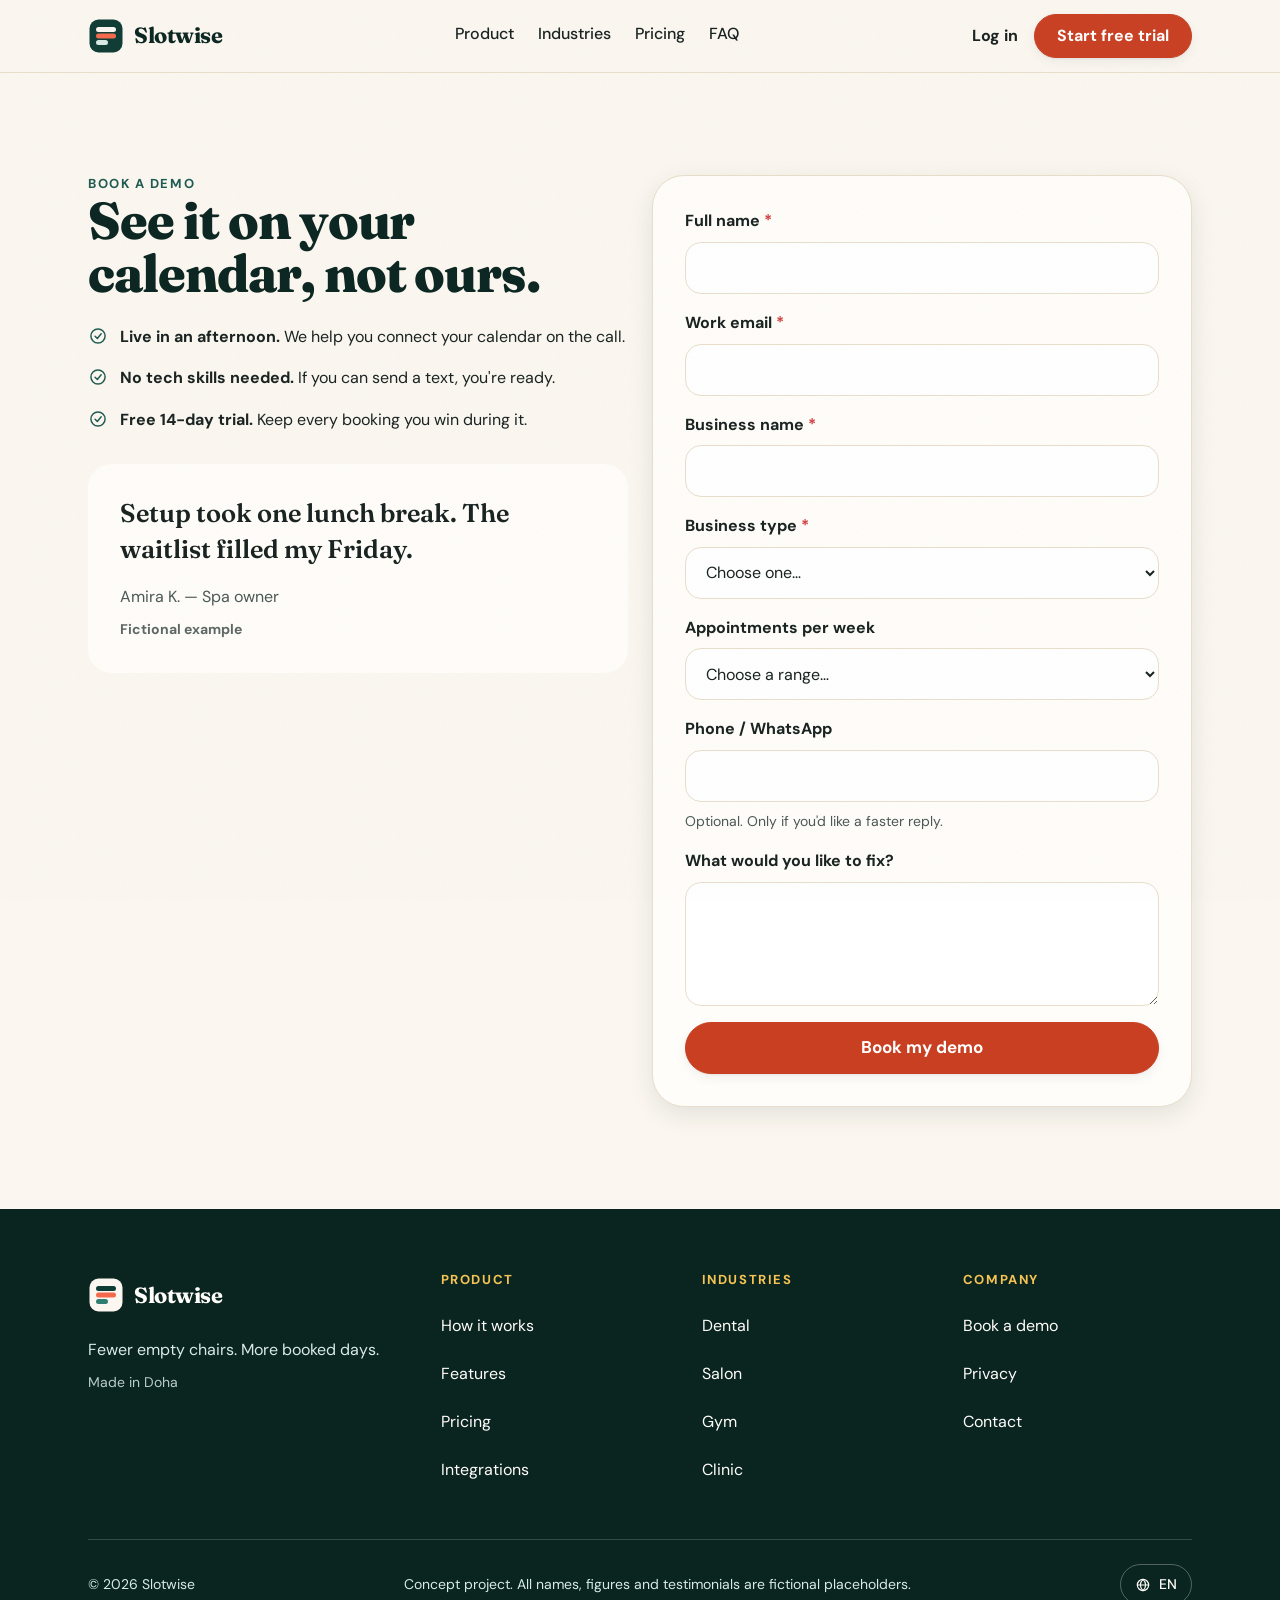
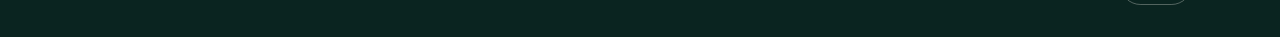
<file: book-demo.html>
<!doctype html>
<html lang="en">
  <head>
    <meta charset="utf-8" />
    <meta name="viewport" content="width=device-width, initial-scale=1" />
    <title>Slotwise — Book a 15-min demo</title>
    <meta
      name="description"
      content="See Slotwise on your own calendar. 15 minutes, no hard sell. Free 14-day trial included."
    />
    <meta name="theme-color" content="#0E3B34" />
    <script src="assets/js/js-class.js"></script>
    <link rel="icon" type="image/svg+xml" href="assets/img/favicon.svg" />
    <link rel="apple-touch-icon" href="assets/img/apple-touch-icon.png" />
    <link rel="manifest" href="site.webmanifest" />
    <link rel="canonical" href="https://slotwise.vercel.app/book-demo.html" />
    <meta property="og:type" content="website" />
    <meta property="og:site_name" content="Slotwise" />
    <meta property="og:title" content="Slotwise — Book a 15-min demo" />
    <meta
      property="og:description"
      content="See Slotwise on your own calendar. 15 minutes, no hard sell. Free 14-day trial included."
    />
    <meta property="og:url" content="https://slotwise.vercel.app/book-demo.html" />
    <meta property="og:image" content="https://slotwise.vercel.app/assets/img/og-image.png" />
    <meta property="og:image:width" content="1200" />
    <meta property="og:image:height" content="630" />
    <meta property="og:image:alt" content="Slotwise — fewer empty chairs, more booked days." />
    <meta name="twitter:card" content="summary_large_image" />
    <meta name="twitter:title" content="Slotwise — Book a 15-min demo" />
    <meta
      name="twitter:description"
      content="See Slotwise on your own calendar. 15 minutes, no hard sell. Free 14-day trial included."
    />
    <meta name="twitter:image" content="https://slotwise.vercel.app/assets/img/og-image.png" />
    <link rel="preload" href="assets/fonts/fraunces-var-latin.woff2" as="font" type="font/woff2" crossorigin />
    <link rel="preload" href="assets/fonts/dmsans-var-latin.woff2" as="font" type="font/woff2" crossorigin />
    <link rel="stylesheet" href="assets/css/tokens.css" />
    <link rel="stylesheet" href="assets/css/base.css" />
    <link rel="stylesheet" href="assets/css/layout.css" />
    <link rel="stylesheet" href="assets/css/components.css" />
    <link rel="stylesheet" href="assets/css/sections.css" />
    <link rel="stylesheet" href="assets/css/pages.css" />
    <script type="module" defer src="assets/js/main.js"></script>
  </head>
  <body>
    <a class="skip-link" href="#main">Skip to content</a>
    <div data-nav-sentinel aria-hidden="true"></div>

    <header class="site-nav" data-site-nav>
      <div class="container site-nav__inner">
        <a class="brand" href="/" aria-label="Slotwise home">
          <svg class="brand__mark" viewBox="0 0 36 36" aria-hidden="true">
            <rect x="1.5" y="1.5" width="33" height="33" rx="9" fill="#0E3B34" />
            <rect x="8" y="9" width="20" height="5" rx="2.5" fill="#FBF7F0" />
            <rect x="8" y="15.5" width="20" height="5" rx="2.5" fill="#F4694C" />
            <rect x="8" y="22" width="12" height="5" rx="2.5" fill="#D8EBE6" />
          </svg>
          <span class="brand__word" data-brand-name>Slotwise</span>
        </a>

        <nav aria-label="Primary">
          <ul class="site-nav__links">
            <li><a class="site-nav__link" href="/#how">Product</a></li>
            <li><a class="site-nav__link" href="/#industries">Industries</a></li>
            <li><a class="site-nav__link" href="/pricing.html">Pricing</a></li>
            <li><a class="site-nav__link" href="/#faq">FAQ</a></li>
          </ul>
        </nav>

        <div class="site-nav__actions">
          <a class="site-nav__login" href="#">Log in</a>
          <a class="btn btn--primary" href="/book-demo.html?plan=trial">Start free trial</a>
        </div>

        <button
          class="site-nav__toggle"
          type="button"
          data-drawer-open
          aria-expanded="false"
          aria-controls="mobile-drawer"
          aria-label="Open menu"
        >
          <svg class="icon" aria-hidden="true">
            <use href="assets/icons/sprite.svg#menu" />
          </svg>
        </button>
      </div>
    </header>

    <div class="drawer" data-drawer hidden>
      <div class="drawer__backdrop" data-drawer-backdrop></div>
      <div
        class="drawer__panel"
        data-drawer-panel
        role="dialog"
        aria-modal="true"
        aria-label="Menu"
        id="mobile-drawer"
      >
        <div class="drawer__head">
          <a class="brand" href="/" aria-label="Slotwise home">
            <svg class="brand__mark" viewBox="0 0 36 36" aria-hidden="true">
              <rect x="1.5" y="1.5" width="33" height="33" rx="9" fill="#0E3B34" />
              <rect x="8" y="9" width="20" height="5" rx="2.5" fill="#FBF7F0" />
              <rect x="8" y="15.5" width="20" height="5" rx="2.5" fill="#F4694C" />
              <rect x="8" y="22" width="12" height="5" rx="2.5" fill="#D8EBE6" />
            </svg>
            <span class="brand__word" data-brand-name>Slotwise</span>
          </a>
          <button
            class="drawer__close"
            type="button"
            data-drawer-close
            aria-label="Close menu"
          >
            <svg class="icon" aria-hidden="true">
              <use href="assets/icons/sprite.svg#x" />
            </svg>
          </button>
        </div>
        <nav class="drawer__nav" aria-label="Mobile">
          <a class="drawer__link" href="/#how">Product</a>
          <a class="drawer__link" href="/#industries">Industries</a>
          <a class="drawer__link" href="/pricing.html">Pricing</a>
          <a class="drawer__link" href="/#faq">FAQ</a>
        </nav>
        <div class="drawer__foot">
          <a class="btn btn--primary btn--large" href="/book-demo.html?plan=trial"
            >Start free trial</a
          >
          <a class="btn btn--secondary" href="#">Log in</a>
        </div>
      </div>
    </div>

    <main id="main">
      <section class="section" aria-labelledby="demo-title">
        <div class="container split demo-split">
          <div>
            <p class="eyebrow">Book a demo</p>
            <h1 id="demo-title" class="demo-title">
              See it on your calendar, not ours.
            </h1>
            <ul class="demo-points">
              <li>
                <svg class="icon" aria-hidden="true"><use href="assets/icons/sprite.svg#check-circle" /></svg>
                <span><strong>Live in an afternoon.</strong> We help you connect your calendar on the call.</span>
              </li>
              <li>
                <svg class="icon" aria-hidden="true"><use href="assets/icons/sprite.svg#check-circle" /></svg>
                <span><strong>No tech skills needed.</strong> If you can send a text, you're ready.</span>
              </li>
              <li>
                <svg class="icon" aria-hidden="true"><use href="assets/icons/sprite.svg#check-circle" /></svg>
                <span><strong>Free 14-day trial.</strong> Keep every booking you win during it.</span>
              </li>
            </ul>
            <figure class="quote demo-quote">
              <blockquote>Setup took one lunch break. The waitlist filled my Friday.</blockquote>
              <figcaption>Amira K. — Spa owner</figcaption>
              <p class="fiction-tag">Fictional example</p>
            </figure>
          </div>

          <div class="form-card">
            <form
              name="demo"
              method="POST"
              data-netlify="true"
              netlify-honeypot="bot-field"
              data-demo-form
              novalidate
            >
              <input type="hidden" name="form-name" value="demo" />
              <input type="hidden" name="plan" value="trial" />
              <p hidden aria-hidden="true">
                <label>Don’t fill this out if you’re human: <input name="bot-field" tabindex="-1" autocomplete="off" /></label>
              </p>

              <div class="field">
                <label class="field-label" for="demo-name">Full name <span class="required" aria-hidden="true">*</span></label>
                <input class="input" type="text" id="demo-name" name="name" autocomplete="name" required />
              </div>

              <div class="field">
                <label class="field-label" for="demo-email">Work email <span class="required" aria-hidden="true">*</span></label>
                <input class="input" type="email" id="demo-email" name="email" autocomplete="email" required />
              </div>

              <div class="field">
                <label class="field-label" for="demo-business">Business name <span class="required" aria-hidden="true">*</span></label>
                <input class="input" type="text" id="demo-business" name="business" autocomplete="organization" required />
              </div>

              <div class="field">
                <label class="field-label" for="demo-type">Business type <span class="required" aria-hidden="true">*</span></label>
                <select class="select" id="demo-type" name="type" required>
                  <option value="">Choose one…</option>
                  <option value="dental">Dental</option>
                  <option value="salon">Salon</option>
                  <option value="gym">Gym / Studio</option>
                  <option value="clinic">Clinic</option>
                  <option value="other">Other</option>
                </select>
              </div>

              <div class="field">
                <label class="field-label" for="demo-volume">Appointments per week</label>
                <select class="select" id="demo-volume" name="volume">
                  <option value="">Choose a range…</option>
                  <option value="under-40">Under 40</option>
                  <option value="40-100">40–100</option>
                  <option value="100-200">100–200</option>
                  <option value="200-plus">200+</option>
                </select>
              </div>

              <div class="field">
                <label class="field-label" for="demo-phone">Phone / WhatsApp</label>
                <input class="input" type="tel" id="demo-phone" name="phone" autocomplete="tel" />
                <p class="field-hint">Optional. Only if you'd like a faster reply.</p>
              </div>

              <div class="field">
                <label class="field-label" for="demo-message">What would you like to fix?</label>
                <textarea class="textarea" id="demo-message" name="message" rows="4"></textarea>
              </div>

              <button class="btn btn--primary btn--large btn--block" type="submit">
                Book my demo
              </button>
            </form>

            <div class="form-success" data-demo-success hidden>
              <svg class="icon success-check" aria-hidden="true">
                <use href="assets/icons/sprite.svg#check-circle" />
              </svg>
              <h2>Thanks! We'll reply within one business day.</h2>
              <p>Keep an eye on your inbox — and your empty slots.</p>
            </div>
          </div>
        </div>
      </section>
    </main>

    <footer class="site-footer">
      <div class="container">
        <div class="site-footer__grid">
          <div class="site-footer__brand">
            <a class="brand" href="/" aria-label="Slotwise home">
              <svg class="brand__mark" viewBox="0 0 36 36" aria-hidden="true">
                <rect x="1.5" y="1.5" width="33" height="33" rx="9" fill="#FBF7F0" />
                <rect x="8" y="9" width="20" height="5" rx="2.5" fill="#0E3B34" />
                <rect x="8" y="15.5" width="20" height="5" rx="2.5" fill="#F4694C" />
                <rect x="8" y="22" width="12" height="5" rx="2.5" fill="#2F7D70" />
              </svg>
              <span class="brand__word" data-brand-name>Slotwise</span>
            </a>
            <p class="site-footer__pitch">Fewer empty chairs. More booked days.</p>
            <p class="site-footer__locale">Made in Doha</p>
          </div>

          <nav aria-label="Product">
            <h2 class="site-footer__heading">Product</h2>
            <ul class="site-footer__list">
              <li><a class="site-footer__link" href="/#how">How it works</a></li>
              <li><a class="site-footer__link" href="/#features">Features</a></li>
              <li><a class="site-footer__link" href="/pricing.html">Pricing</a></li>
              <li><a class="site-footer__link" href="/#integrations">Integrations</a></li>
            </ul>
          </nav>

          <nav aria-label="Industries">
            <h2 class="site-footer__heading">Industries</h2>
            <ul class="site-footer__list">
              <li><a class="site-footer__link" href="/#industries">Dental</a></li>
              <li><a class="site-footer__link" href="/#industries">Salon</a></li>
              <li><a class="site-footer__link" href="/#industries">Gym</a></li>
              <li><a class="site-footer__link" href="/#industries">Clinic</a></li>
            </ul>
          </nav>

          <nav aria-label="Company">
            <h2 class="site-footer__heading">Company</h2>
            <ul class="site-footer__list">
              <li><a class="site-footer__link" href="/book-demo.html">Book a demo</a></li>
              <li><a class="site-footer__link" href="/privacy.html">Privacy</a></li>
              <li><a class="site-footer__link" href="#">Contact</a></li>
            </ul>
          </nav>
        </div>

        <div class="site-footer__bottom">
          <p>© <span data-brand-year>2026</span> <span data-brand-name>Slotwise</span></p>
          <p data-concept-notice>
            Concept project. All names, figures and testimonials are fictional placeholders.
          </p>
          <span class="lang-chip" aria-label="Language: English">
            <svg class="icon icon--sm" aria-hidden="true">
              <use href="assets/icons/sprite.svg#globe" />
            </svg>
            EN
          </span>
        </div>
      </div>
    </footer>
  </body>
</html>
</file>
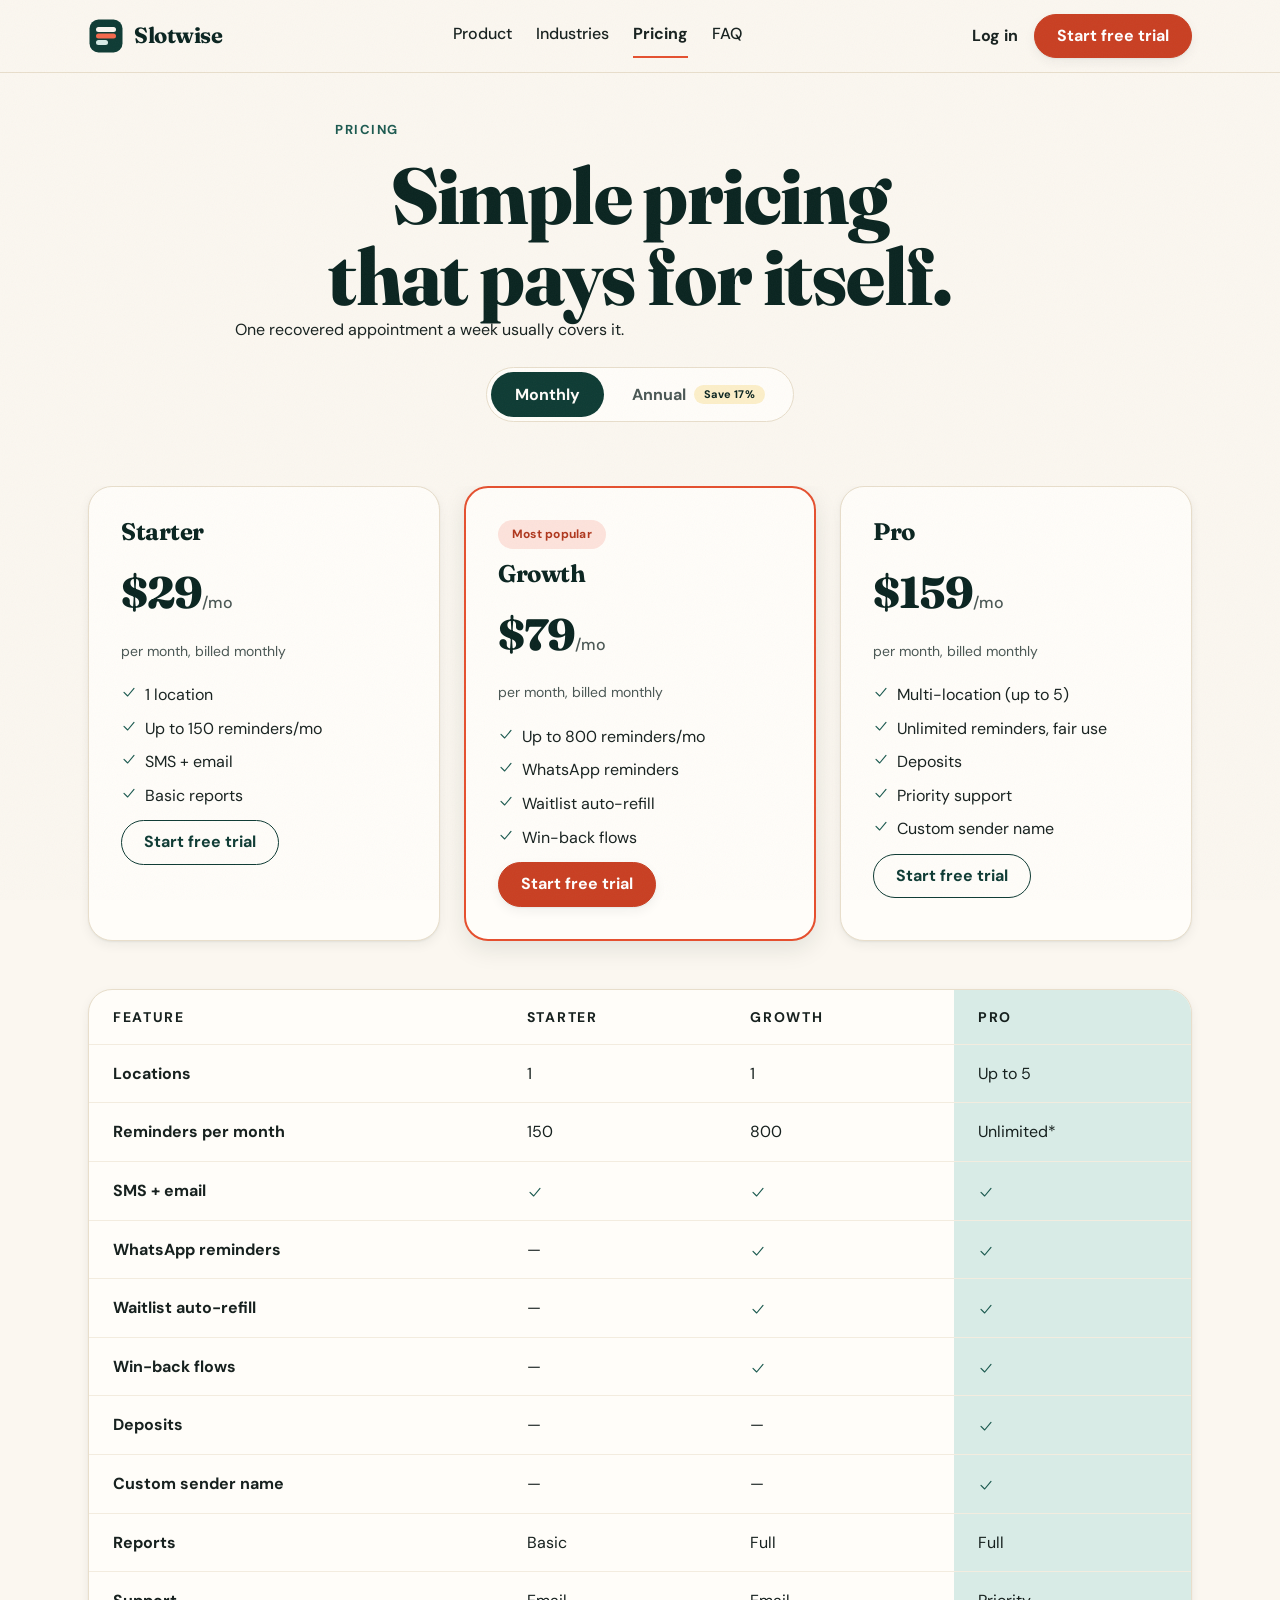
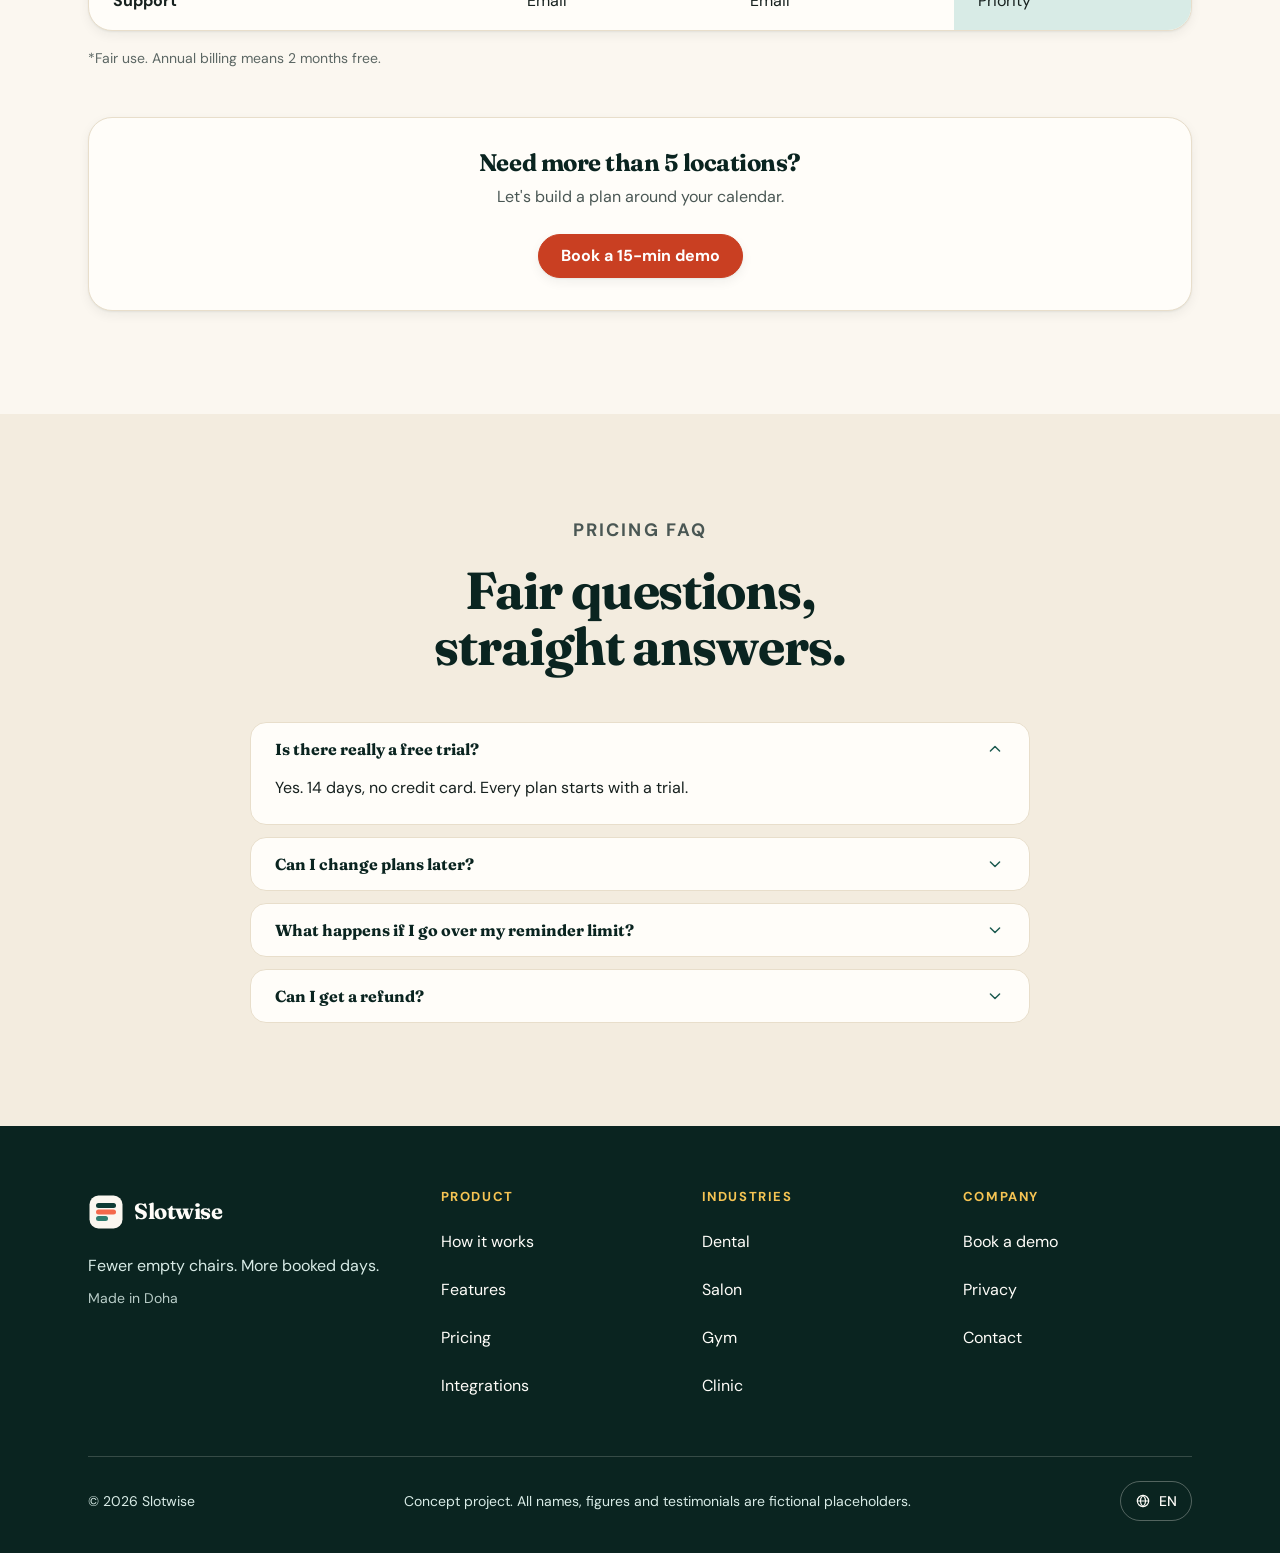
<file: pricing.html>
<!doctype html>
<html lang="en">
  <head>
    <meta charset="utf-8" />
    <meta name="viewport" content="width=device-width, initial-scale=1" />
    <title>Slotwise — Simple pricing that pays for itself</title>
    <meta
      name="description"
      content="Three plans from $29/mo. One recovered appointment a week usually covers it. 14-day free trial, no card."
    />
    <meta name="theme-color" content="#0E3B34" />
    <script src="assets/js/js-class.js"></script>
    <link rel="icon" type="image/svg+xml" href="assets/img/favicon.svg" />
    <link rel="apple-touch-icon" href="assets/img/apple-touch-icon.png" />
    <link rel="manifest" href="site.webmanifest" />
    <link rel="canonical" href="https://slotwise.vercel.app/pricing.html" />
    <meta property="og:type" content="website" />
    <meta property="og:site_name" content="Slotwise" />
    <meta property="og:title" content="Slotwise — Simple pricing that pays for itself" />
    <meta
      property="og:description"
      content="Three plans from $29/mo. One recovered appointment a week usually covers it. 14-day free trial, no card."
    />
    <meta property="og:url" content="https://slotwise.vercel.app/pricing.html" />
    <meta property="og:image" content="https://slotwise.vercel.app/assets/img/og-image.png" />
    <meta property="og:image:width" content="1200" />
    <meta property="og:image:height" content="630" />
    <meta property="og:image:alt" content="Slotwise — fewer empty chairs, more booked days." />
    <meta name="twitter:card" content="summary_large_image" />
    <meta name="twitter:title" content="Slotwise — Simple pricing that pays for itself" />
    <meta
      name="twitter:description"
      content="Three plans from $29/mo. One recovered appointment a week usually covers it. 14-day free trial, no card."
    />
    <meta name="twitter:image" content="https://slotwise.vercel.app/assets/img/og-image.png" />
    <link rel="preload" href="assets/fonts/fraunces-var-latin.woff2" as="font" type="font/woff2" crossorigin />
    <link rel="preload" href="assets/fonts/dmsans-var-latin.woff2" as="font" type="font/woff2" crossorigin />
    <link rel="stylesheet" href="assets/css/tokens.css" />
    <link rel="stylesheet" href="assets/css/base.css" />
    <link rel="stylesheet" href="assets/css/layout.css" />
    <link rel="stylesheet" href="assets/css/components.css" />
    <link rel="stylesheet" href="assets/css/sections.css" />
    <link rel="stylesheet" href="assets/css/pages.css" />
    <script type="module" defer src="assets/js/main.js"></script>
    <script type="application/ld+json">
      {
        "@context": "https://schema.org",
        "@type": "FAQPage",
        "mainEntity": [
          {
            "@type": "Question",
            "name": "Is there really a free trial?",
            "acceptedAnswer": {
              "@type": "Answer",
              "text": "Yes. 14 days, no credit card. Every plan starts with a trial."
            }
          },
          {
            "@type": "Question",
            "name": "Can I change plans later?",
            "acceptedAnswer": {
              "@type": "Answer",
              "text": "Yes. Upgrade or downgrade any time. Changes apply from your next billing cycle."
            }
          },
          {
            "@type": "Question",
            "name": "What happens if I go over my reminder limit?",
            "acceptedAnswer": {
              "@type": "Answer",
              "text": "We tell you before you hit it. Move up a plan in one click — nothing stops quietly."
            }
          },
          {
            "@type": "Question",
            "name": "Can I get a refund?",
            "acceptedAnswer": {
              "@type": "Answer",
              "text": "Yes. Cancel in the first 30 days for a full refund. No forms, no calls."
            }
          }
        ]
      }
    </script>
    <script type="application/ld+json">
      {
        "@context": "https://schema.org",
        "@type": "Product",
        "name": "Slotwise",
        "description": "Automatic reminders, waitlist refills and win-backs for appointment-based local businesses.",
        "brand": { "@type": "Brand", "name": "Slotwise" },
        "offers": [
          {
            "@type": "Offer",
            "name": "Starter",
            "price": "29",
            "priceCurrency": "USD",
            "url": "https://slotwise.vercel.app/pricing.html"
          },
          {
            "@type": "Offer",
            "name": "Growth",
            "price": "79",
            "priceCurrency": "USD",
            "url": "https://slotwise.vercel.app/pricing.html"
          },
          {
            "@type": "Offer",
            "name": "Pro",
            "price": "159",
            "priceCurrency": "USD",
            "url": "https://slotwise.vercel.app/pricing.html"
          }
        ]
      }
    </script>
  </head>
  <body>
    <a class="skip-link" href="#main">Skip to content</a>
    <div data-nav-sentinel aria-hidden="true"></div>

    <header class="site-nav" data-site-nav>
      <div class="container site-nav__inner">
        <a class="brand" href="/" aria-label="Slotwise home">
          <svg class="brand__mark" viewBox="0 0 36 36" aria-hidden="true">
            <rect x="1.5" y="1.5" width="33" height="33" rx="9" fill="#0E3B34" />
            <rect x="8" y="9" width="20" height="5" rx="2.5" fill="#FBF7F0" />
            <rect x="8" y="15.5" width="20" height="5" rx="2.5" fill="#F4694C" />
            <rect x="8" y="22" width="12" height="5" rx="2.5" fill="#D8EBE6" />
          </svg>
          <span class="brand__word" data-brand-name>Slotwise</span>
        </a>

        <nav aria-label="Primary">
          <ul class="site-nav__links">
            <li><a class="site-nav__link" href="/#how">Product</a></li>
            <li><a class="site-nav__link" href="/#industries">Industries</a></li>
            <li><a class="site-nav__link is-active" href="/pricing.html" aria-current="page">Pricing</a></li>
            <li><a class="site-nav__link" href="/#faq">FAQ</a></li>
          </ul>
        </nav>

        <div class="site-nav__actions">
          <a class="site-nav__login" href="#">Log in</a>
          <a class="btn btn--primary" href="/book-demo.html?plan=trial">Start free trial</a>
        </div>

        <button
          class="site-nav__toggle"
          type="button"
          data-drawer-open
          aria-expanded="false"
          aria-controls="mobile-drawer"
          aria-label="Open menu"
        >
          <svg class="icon" aria-hidden="true">
            <use href="assets/icons/sprite.svg#menu" />
          </svg>
        </button>
      </div>
    </header>

    <div class="drawer" data-drawer hidden>
      <div class="drawer__backdrop" data-drawer-backdrop></div>
      <div
        class="drawer__panel"
        data-drawer-panel
        role="dialog"
        aria-modal="true"
        aria-label="Menu"
        id="mobile-drawer"
      >
        <div class="drawer__head">
          <a class="brand" href="/" aria-label="Slotwise home">
            <svg class="brand__mark" viewBox="0 0 36 36" aria-hidden="true">
              <rect x="1.5" y="1.5" width="33" height="33" rx="9" fill="#0E3B34" />
              <rect x="8" y="9" width="20" height="5" rx="2.5" fill="#FBF7F0" />
              <rect x="8" y="15.5" width="20" height="5" rx="2.5" fill="#F4694C" />
              <rect x="8" y="22" width="12" height="5" rx="2.5" fill="#D8EBE6" />
            </svg>
            <span class="brand__word" data-brand-name>Slotwise</span>
          </a>
          <button
            class="drawer__close"
            type="button"
            data-drawer-close
            aria-label="Close menu"
          >
            <svg class="icon" aria-hidden="true">
              <use href="assets/icons/sprite.svg#x" />
            </svg>
          </button>
        </div>
        <nav class="drawer__nav" aria-label="Mobile">
          <a class="drawer__link" href="/#how">Product</a>
          <a class="drawer__link" href="/#industries">Industries</a>
          <a class="drawer__link is-active" href="/pricing.html" aria-current="page">Pricing</a>
          <a class="drawer__link" href="/#faq">FAQ</a>
        </nav>
        <div class="drawer__foot">
          <a class="btn btn--primary btn--large" href="/book-demo.html?plan=trial"
            >Start free trial</a
          >
          <a class="btn btn--secondary" href="#">Log in</a>
        </div>
      </div>
    </div>

    <main id="main">
      <section class="page-hero" aria-labelledby="pricing-title">
        <div class="container">
          <p class="eyebrow">Pricing</p>
          <h1 id="pricing-title">Simple pricing that pays for itself.</h1>
          <p>One recovered appointment a week usually covers it.</p>
          <div class="billing-toggle" role="group" aria-label="Billing period" data-billing-toggle>
            <button type="button" data-billing="monthly" aria-pressed="true">Monthly</button>
            <button type="button" data-billing="annual" aria-pressed="false">
              Annual <span class="badge badge--sun">Save 17%</span>
            </button>
          </div>
        </div>
      </section>

      <section class="section section--flush-top" aria-label="Plans">
        <div class="container">
          <div class="grid grid--3 pricing-grid">
            <article class="card pricing-card">
              <h2 class="pricing-card__name">Starter</h2>
              <p class="pricing-card__price">
                <span class="price-swap" data-price data-monthly="29" data-annual="24">$29</span><small>/mo</small>
              </p>
              <p class="pricing-card__note" data-billing-note>per month, billed monthly</p>
              <ul class="pricing-card__features">
                <li>
                  <svg class="icon icon--sm" aria-hidden="true"><use href="assets/icons/sprite.svg#check" /></svg>
                  1 location
                </li>
                <li>
                  <svg class="icon icon--sm" aria-hidden="true"><use href="assets/icons/sprite.svg#check" /></svg>
                  Up to 150 reminders/mo
                </li>
                <li>
                  <svg class="icon icon--sm" aria-hidden="true"><use href="assets/icons/sprite.svg#check" /></svg>
                  SMS + email
                </li>
                <li>
                  <svg class="icon icon--sm" aria-hidden="true"><use href="assets/icons/sprite.svg#check" /></svg>
                  Basic reports
                </li>
              </ul>
              <p>
                <a class="btn btn--secondary" href="/book-demo.html?plan=starter">Start free trial</a>
              </p>
            </article>
            <article class="card pricing-card pricing-card--popular">
              <p><span class="badge badge--coral">Most popular</span></p>
              <h2 class="pricing-card__name">Growth</h2>
              <p class="pricing-card__price">
                <span class="price-swap" data-price data-monthly="79" data-annual="66">$79</span><small>/mo</small>
              </p>
              <p class="pricing-card__note" data-billing-note>per month, billed monthly</p>
              <ul class="pricing-card__features">
                <li>
                  <svg class="icon icon--sm" aria-hidden="true"><use href="assets/icons/sprite.svg#check" /></svg>
                  Up to 800 reminders/mo
                </li>
                <li>
                  <svg class="icon icon--sm" aria-hidden="true"><use href="assets/icons/sprite.svg#check" /></svg>
                  WhatsApp reminders
                </li>
                <li>
                  <svg class="icon icon--sm" aria-hidden="true"><use href="assets/icons/sprite.svg#check" /></svg>
                  Waitlist auto-refill
                </li>
                <li>
                  <svg class="icon icon--sm" aria-hidden="true"><use href="assets/icons/sprite.svg#check" /></svg>
                  Win-back flows
                </li>
              </ul>
              <p>
                <a class="btn btn--primary" href="/book-demo.html?plan=growth">Start free trial</a>
              </p>
            </article>
            <article class="card pricing-card">
              <h2 class="pricing-card__name">Pro</h2>
              <p class="pricing-card__price">
                <span class="price-swap" data-price data-monthly="159" data-annual="132">$159</span><small>/mo</small>
              </p>
              <p class="pricing-card__note" data-billing-note>per month, billed monthly</p>
              <ul class="pricing-card__features">
                <li>
                  <svg class="icon icon--sm" aria-hidden="true"><use href="assets/icons/sprite.svg#check" /></svg>
                  Multi-location (up to 5)
                </li>
                <li>
                  <svg class="icon icon--sm" aria-hidden="true"><use href="assets/icons/sprite.svg#check" /></svg>
                  Unlimited reminders, fair use
                </li>
                <li>
                  <svg class="icon icon--sm" aria-hidden="true"><use href="assets/icons/sprite.svg#check" /></svg>
                  Deposits
                </li>
                <li>
                  <svg class="icon icon--sm" aria-hidden="true"><use href="assets/icons/sprite.svg#check" /></svg>
                  Priority support
                </li>
                <li>
                  <svg class="icon icon--sm" aria-hidden="true"><use href="assets/icons/sprite.svg#check" /></svg>
                  Custom sender name
                </li>
              </ul>
              <p>
                <a class="btn btn--secondary" href="/book-demo.html?plan=pro">Start free trial</a>
              </p>
            </article>
          </div>

          <details class="compare-details" data-compare-details open>
            <summary>Compare all features</summary>
            <table class="compare">
              <thead>
                <tr>
                  <th scope="col">Feature</th>
                  <th scope="col">Starter</th>
                  <th scope="col">Growth</th>
                  <th scope="col">Pro</th>
                </tr>
              </thead>
              <tbody>
                <tr>
                  <th scope="row">Locations</th>
                  <td data-label="Starter">1</td>
                  <td data-label="Growth">1</td>
                  <td data-label="Pro">Up to 5</td>
                </tr>
                <tr>
                  <th scope="row">Reminders per month</th>
                  <td data-label="Starter">150</td>
                  <td data-label="Growth">800</td>
                  <td data-label="Pro">Unlimited*</td>
                </tr>
                <tr>
                  <th scope="row">SMS + email</th>
                  <td data-label="Starter">
                    <svg class="icon icon--sm yes" aria-hidden="true"><use href="assets/icons/sprite.svg#check" /></svg>
                    <span class="visually-hidden">Included</span>
                  </td>
                  <td data-label="Growth">
                    <svg class="icon icon--sm yes" aria-hidden="true"><use href="assets/icons/sprite.svg#check" /></svg>
                    <span class="visually-hidden">Included</span>
                  </td>
                  <td data-label="Pro">
                    <svg class="icon icon--sm yes" aria-hidden="true"><use href="assets/icons/sprite.svg#check" /></svg>
                    <span class="visually-hidden">Included</span>
                  </td>
                </tr>
                <tr>
                  <th scope="row">WhatsApp reminders</th>
                  <td data-label="Starter">—</td>
                  <td data-label="Growth">
                    <svg class="icon icon--sm yes" aria-hidden="true"><use href="assets/icons/sprite.svg#check" /></svg>
                    <span class="visually-hidden">Included</span>
                  </td>
                  <td data-label="Pro">
                    <svg class="icon icon--sm yes" aria-hidden="true"><use href="assets/icons/sprite.svg#check" /></svg>
                    <span class="visually-hidden">Included</span>
                  </td>
                </tr>
                <tr>
                  <th scope="row">Waitlist auto-refill</th>
                  <td data-label="Starter">—</td>
                  <td data-label="Growth">
                    <svg class="icon icon--sm yes" aria-hidden="true"><use href="assets/icons/sprite.svg#check" /></svg>
                    <span class="visually-hidden">Included</span>
                  </td>
                  <td data-label="Pro">
                    <svg class="icon icon--sm yes" aria-hidden="true"><use href="assets/icons/sprite.svg#check" /></svg>
                    <span class="visually-hidden">Included</span>
                  </td>
                </tr>
                <tr>
                  <th scope="row">Win-back flows</th>
                  <td data-label="Starter">—</td>
                  <td data-label="Growth">
                    <svg class="icon icon--sm yes" aria-hidden="true"><use href="assets/icons/sprite.svg#check" /></svg>
                    <span class="visually-hidden">Included</span>
                  </td>
                  <td data-label="Pro">
                    <svg class="icon icon--sm yes" aria-hidden="true"><use href="assets/icons/sprite.svg#check" /></svg>
                    <span class="visually-hidden">Included</span>
                  </td>
                </tr>
                <tr>
                  <th scope="row">Deposits</th>
                  <td data-label="Starter">—</td>
                  <td data-label="Growth">—</td>
                  <td data-label="Pro">
                    <svg class="icon icon--sm yes" aria-hidden="true"><use href="assets/icons/sprite.svg#check" /></svg>
                    <span class="visually-hidden">Included</span>
                  </td>
                </tr>
                <tr>
                  <th scope="row">Custom sender name</th>
                  <td data-label="Starter">—</td>
                  <td data-label="Growth">—</td>
                  <td data-label="Pro">
                    <svg class="icon icon--sm yes" aria-hidden="true"><use href="assets/icons/sprite.svg#check" /></svg>
                    <span class="visually-hidden">Included</span>
                  </td>
                </tr>
                <tr>
                  <th scope="row">Reports</th>
                  <td data-label="Starter">Basic</td>
                  <td data-label="Growth">Full</td>
                  <td data-label="Pro">Full</td>
                </tr>
                <tr>
                  <th scope="row">Support</th>
                  <td data-label="Starter">Email</td>
                  <td data-label="Growth">Email</td>
                  <td data-label="Pro">Priority</td>
                </tr>
              </tbody>
            </table>
          </details>
          <p class="footnote footnote--gap">*Fair use. Annual billing means 2 months free.</p>

          <div class="need-more">
            <h2>Need more than 5 locations?</h2>
            <p>Let's build a plan around your calendar.</p>
            <a class="btn btn--primary" href="/book-demo.html">Book a 15-min demo</a>
          </div>
        </div>
      </section>

      <section class="section section--alt" aria-labelledby="pricing-faq-title">
        <div class="container">
          <div class="section-head section-head--center">
            <p class="eyebrow">Pricing FAQ</p>
            <h2 id="pricing-faq-title">Fair questions, straight answers.</h2>
          </div>
          <div class="faq" data-faq>
            <div class="faq__item">
              <h3>
                <button class="faq__question" type="button" aria-expanded="true" aria-controls="pfaq-a1" id="pfaq-q1" data-faq-button>
                  Is there really a free trial?
                  <svg class="icon" aria-hidden="true"><use href="assets/icons/sprite.svg#chevron-down" /></svg>
                </button>
              </h3>
              <div class="faq__answer" id="pfaq-a1" role="region" aria-labelledby="pfaq-q1">
                <p>Yes. 14 days, no credit card. Every plan starts with a trial.</p>
              </div>
            </div>
            <div class="faq__item">
              <h3>
                <button class="faq__question" type="button" aria-expanded="false" aria-controls="pfaq-a2" id="pfaq-q2" data-faq-button>
                  Can I change plans later?
                  <svg class="icon" aria-hidden="true"><use href="assets/icons/sprite.svg#chevron-down" /></svg>
                </button>
              </h3>
              <div class="faq__answer" id="pfaq-a2" role="region" aria-labelledby="pfaq-q2" hidden>
                <p>Yes. Upgrade or downgrade any time. Changes apply from your next billing cycle.</p>
              </div>
            </div>
            <div class="faq__item">
              <h3>
                <button class="faq__question" type="button" aria-expanded="false" aria-controls="pfaq-a3" id="pfaq-q3" data-faq-button>
                  What happens if I go over my reminder limit?
                  <svg class="icon" aria-hidden="true"><use href="assets/icons/sprite.svg#chevron-down" /></svg>
                </button>
              </h3>
              <div class="faq__answer" id="pfaq-a3" role="region" aria-labelledby="pfaq-q3" hidden>
                <p>We tell you before you hit it. Move up a plan in one click — nothing stops quietly.</p>
              </div>
            </div>
            <div class="faq__item">
              <h3>
                <button class="faq__question" type="button" aria-expanded="false" aria-controls="pfaq-a4" id="pfaq-q4" data-faq-button>
                  Can I get a refund?
                  <svg class="icon" aria-hidden="true"><use href="assets/icons/sprite.svg#chevron-down" /></svg>
                </button>
              </h3>
              <div class="faq__answer" id="pfaq-a4" role="region" aria-labelledby="pfaq-q4" hidden>
                <p>Yes. Cancel in the first 30 days for a full refund. No forms, no calls.</p>
              </div>
            </div>
          </div>
        </div>
      </section>
    </main>

    <footer class="site-footer">
      <div class="container">
        <div class="site-footer__grid">
          <div class="site-footer__brand">
            <a class="brand" href="/" aria-label="Slotwise home">
              <svg class="brand__mark" viewBox="0 0 36 36" aria-hidden="true">
                <rect x="1.5" y="1.5" width="33" height="33" rx="9" fill="#FBF7F0" />
                <rect x="8" y="9" width="20" height="5" rx="2.5" fill="#0E3B34" />
                <rect x="8" y="15.5" width="20" height="5" rx="2.5" fill="#F4694C" />
                <rect x="8" y="22" width="12" height="5" rx="2.5" fill="#2F7D70" />
              </svg>
              <span class="brand__word" data-brand-name>Slotwise</span>
            </a>
            <p class="site-footer__pitch">Fewer empty chairs. More booked days.</p>
            <p class="site-footer__locale">Made in Doha</p>
          </div>

          <nav aria-label="Product">
            <h2 class="site-footer__heading">Product</h2>
            <ul class="site-footer__list">
              <li><a class="site-footer__link" href="/#how">How it works</a></li>
              <li><a class="site-footer__link" href="/#features">Features</a></li>
              <li><a class="site-footer__link" href="/pricing.html">Pricing</a></li>
              <li><a class="site-footer__link" href="/#integrations">Integrations</a></li>
            </ul>
          </nav>

          <nav aria-label="Industries">
            <h2 class="site-footer__heading">Industries</h2>
            <ul class="site-footer__list">
              <li><a class="site-footer__link" href="/#industries">Dental</a></li>
              <li><a class="site-footer__link" href="/#industries">Salon</a></li>
              <li><a class="site-footer__link" href="/#industries">Gym</a></li>
              <li><a class="site-footer__link" href="/#industries">Clinic</a></li>
            </ul>
          </nav>

          <nav aria-label="Company">
            <h2 class="site-footer__heading">Company</h2>
            <ul class="site-footer__list">
              <li><a class="site-footer__link" href="/book-demo.html">Book a demo</a></li>
              <li><a class="site-footer__link" href="/privacy.html">Privacy</a></li>
              <li><a class="site-footer__link" href="#">Contact</a></li>
            </ul>
          </nav>
        </div>

        <div class="site-footer__bottom">
          <p>© <span data-brand-year>2026</span> <span data-brand-name>Slotwise</span></p>
          <p data-concept-notice>
            Concept project. All names, figures and testimonials are fictional placeholders.
          </p>
          <span class="lang-chip" aria-label="Language: English">
            <svg class="icon icon--sm" aria-hidden="true">
              <use href="assets/icons/sprite.svg#globe" />
            </svg>
            EN
          </span>
        </div>
      </div>
    </footer>
  </body>
</html>
</file>
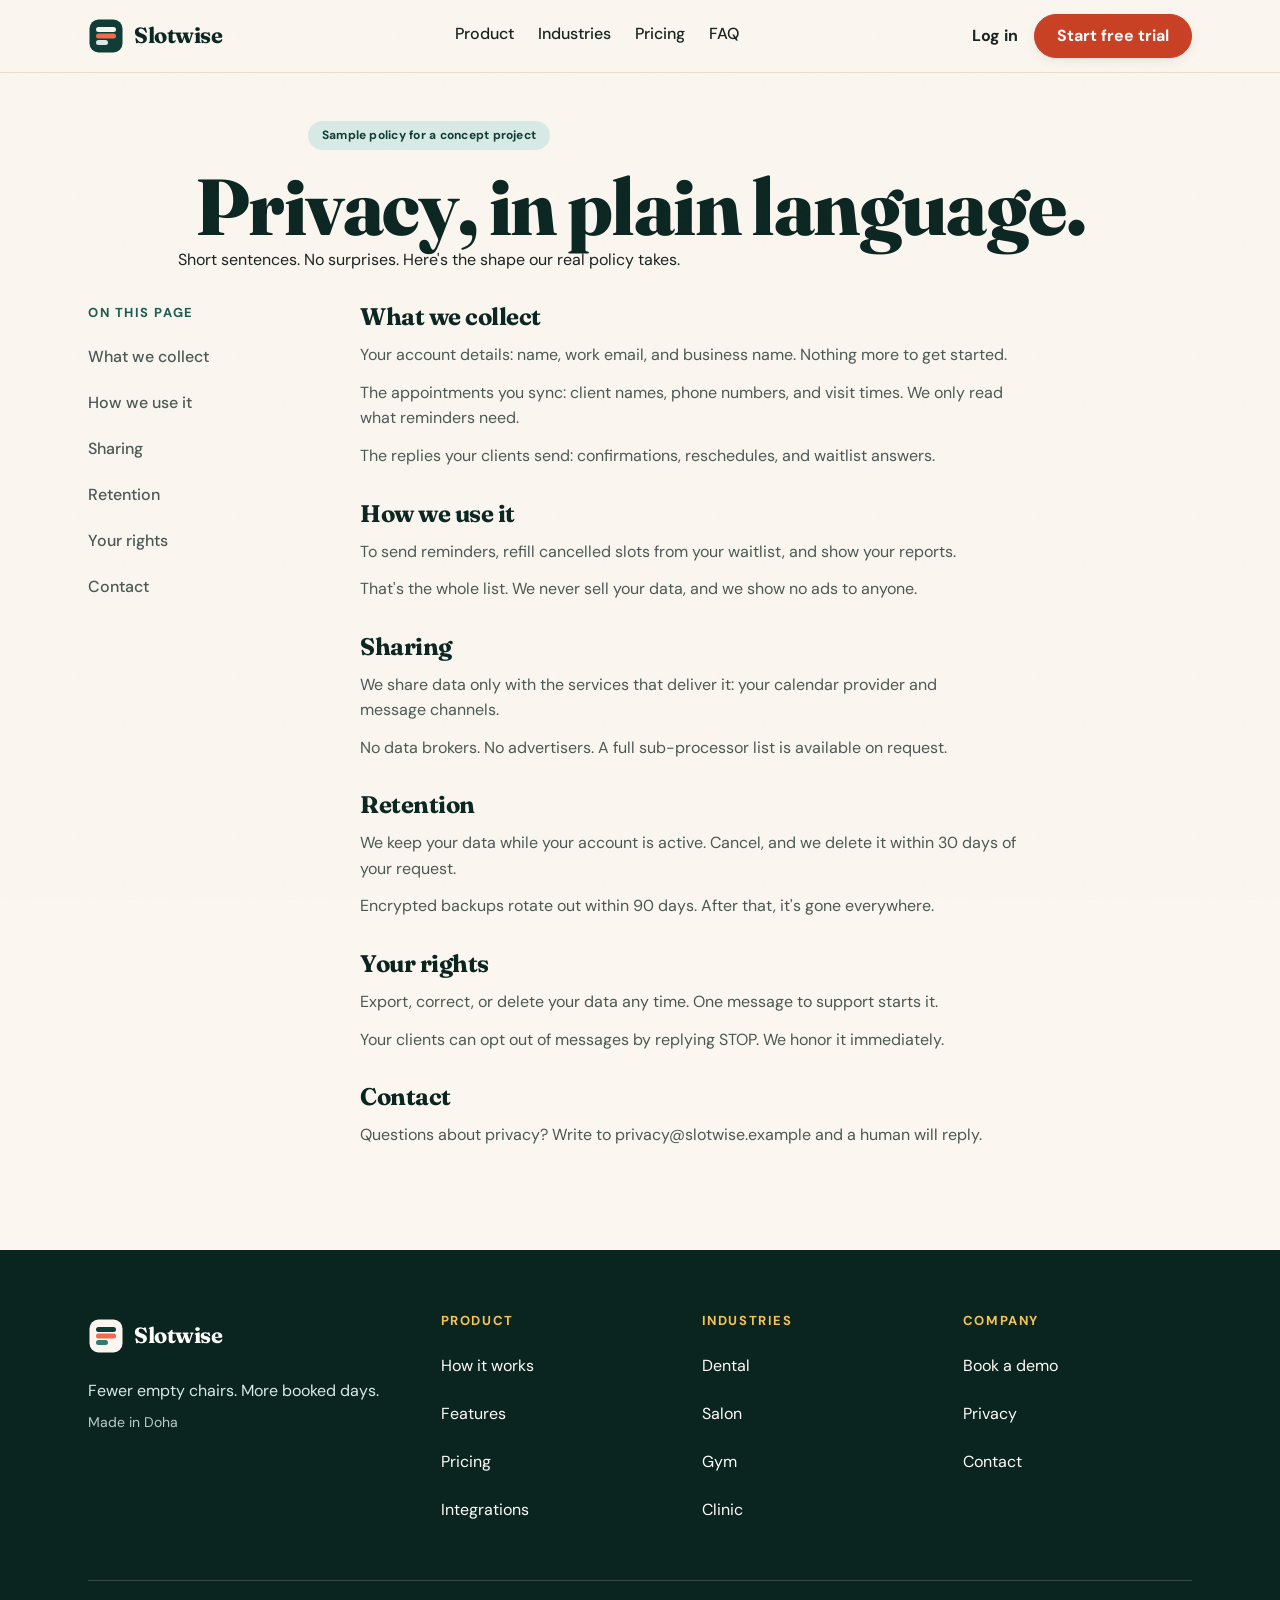
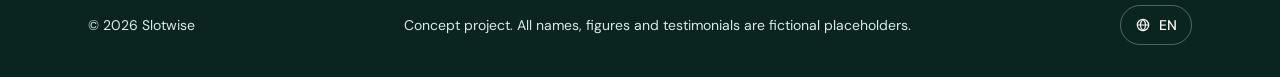
<file: privacy.html>
<!doctype html>
<html lang="en">
  <head>
    <meta charset="utf-8" />
    <meta name="viewport" content="width=device-width, initial-scale=1" />
    <title>Slotwise — Privacy policy (sample)</title>
    <meta
      name="description"
      content="How Slotwise handles your data, in plain language. Sample policy for a concept project."
    />
    <meta name="theme-color" content="#0E3B34" />
    <script src="assets/js/js-class.js"></script>
    <link rel="icon" type="image/svg+xml" href="assets/img/favicon.svg" />
    <link rel="apple-touch-icon" href="assets/img/apple-touch-icon.png" />
    <link rel="manifest" href="site.webmanifest" />
    <link rel="canonical" href="https://slotwise.vercel.app/privacy.html" />
    <meta property="og:type" content="website" />
    <meta property="og:site_name" content="Slotwise" />
    <meta property="og:title" content="Slotwise — Privacy policy (sample)" />
    <meta
      property="og:description"
      content="How Slotwise handles your data, in plain language. Sample policy for a concept project."
    />
    <meta property="og:url" content="https://slotwise.vercel.app/privacy.html" />
    <meta property="og:image" content="https://slotwise.vercel.app/assets/img/og-image.png" />
    <meta property="og:image:width" content="1200" />
    <meta property="og:image:height" content="630" />
    <meta property="og:image:alt" content="Slotwise — fewer empty chairs, more booked days." />
    <meta name="twitter:card" content="summary_large_image" />
    <meta name="twitter:title" content="Slotwise — Privacy policy (sample)" />
    <meta
      name="twitter:description"
      content="How Slotwise handles your data, in plain language. Sample policy for a concept project."
    />
    <meta name="twitter:image" content="https://slotwise.vercel.app/assets/img/og-image.png" />
    <link rel="preload" href="assets/fonts/fraunces-var-latin.woff2" as="font" type="font/woff2" crossorigin />
    <link rel="preload" href="assets/fonts/dmsans-var-latin.woff2" as="font" type="font/woff2" crossorigin />
    <link rel="stylesheet" href="assets/css/tokens.css" />
    <link rel="stylesheet" href="assets/css/base.css" />
    <link rel="stylesheet" href="assets/css/layout.css" />
    <link rel="stylesheet" href="assets/css/components.css" />
    <link rel="stylesheet" href="assets/css/sections.css" />
    <link rel="stylesheet" href="assets/css/pages.css" />
    <script type="module" defer src="assets/js/main.js"></script>
  </head>
  <body>
    <a class="skip-link" href="#main">Skip to content</a>
    <div data-nav-sentinel aria-hidden="true"></div>

    <header class="site-nav" data-site-nav>
      <div class="container site-nav__inner">
        <a class="brand" href="/" aria-label="Slotwise home">
          <svg class="brand__mark" viewBox="0 0 36 36" aria-hidden="true">
            <rect x="1.5" y="1.5" width="33" height="33" rx="9" fill="#0E3B34" />
            <rect x="8" y="9" width="20" height="5" rx="2.5" fill="#FBF7F0" />
            <rect x="8" y="15.5" width="20" height="5" rx="2.5" fill="#F4694C" />
            <rect x="8" y="22" width="12" height="5" rx="2.5" fill="#D8EBE6" />
          </svg>
          <span class="brand__word" data-brand-name>Slotwise</span>
        </a>

        <nav aria-label="Primary">
          <ul class="site-nav__links">
            <li><a class="site-nav__link" href="/#how">Product</a></li>
            <li><a class="site-nav__link" href="/#industries">Industries</a></li>
            <li><a class="site-nav__link" href="/pricing.html">Pricing</a></li>
            <li><a class="site-nav__link" href="/#faq">FAQ</a></li>
          </ul>
        </nav>

        <div class="site-nav__actions">
          <a class="site-nav__login" href="#">Log in</a>
          <a class="btn btn--primary" href="/book-demo.html?plan=trial">Start free trial</a>
        </div>

        <button
          class="site-nav__toggle"
          type="button"
          data-drawer-open
          aria-expanded="false"
          aria-controls="mobile-drawer"
          aria-label="Open menu"
        >
          <svg class="icon" aria-hidden="true">
            <use href="assets/icons/sprite.svg#menu" />
          </svg>
        </button>
      </div>
    </header>

    <div class="drawer" data-drawer hidden>
      <div class="drawer__backdrop" data-drawer-backdrop></div>
      <div
        class="drawer__panel"
        data-drawer-panel
        role="dialog"
        aria-modal="true"
        aria-label="Menu"
        id="mobile-drawer"
      >
        <div class="drawer__head">
          <a class="brand" href="/" aria-label="Slotwise home">
            <svg class="brand__mark" viewBox="0 0 36 36" aria-hidden="true">
              <rect x="1.5" y="1.5" width="33" height="33" rx="9" fill="#0E3B34" />
              <rect x="8" y="9" width="20" height="5" rx="2.5" fill="#FBF7F0" />
              <rect x="8" y="15.5" width="20" height="5" rx="2.5" fill="#F4694C" />
              <rect x="8" y="22" width="12" height="5" rx="2.5" fill="#D8EBE6" />
            </svg>
            <span class="brand__word" data-brand-name>Slotwise</span>
          </a>
          <button
            class="drawer__close"
            type="button"
            data-drawer-close
            aria-label="Close menu"
          >
            <svg class="icon" aria-hidden="true">
              <use href="assets/icons/sprite.svg#x" />
            </svg>
          </button>
        </div>
        <nav class="drawer__nav" aria-label="Mobile">
          <a class="drawer__link" href="/#how">Product</a>
          <a class="drawer__link" href="/#industries">Industries</a>
          <a class="drawer__link" href="/pricing.html">Pricing</a>
          <a class="drawer__link" href="/#faq">FAQ</a>
        </nav>
        <div class="drawer__foot">
          <a class="btn btn--primary btn--large" href="/book-demo.html?plan=trial"
            >Start free trial</a
          >
          <a class="btn btn--secondary" href="#">Log in</a>
        </div>
      </div>
    </div>

    <main id="main">
      <section class="page-hero" aria-labelledby="privacy-title">
        <div class="container">
          <p><span class="badge">Sample policy for a concept project</span></p>
          <h1 id="privacy-title">Privacy, in plain language.</h1>
          <p>Short sentences. No surprises. Here's the shape our real policy takes.</p>
        </div>
      </section>

      <section class="section section--flush-top" aria-label="Privacy policy">
        <div class="container privacy-layout">
          <nav class="toc" aria-label="On this page">
            <p class="eyebrow">On this page</p>
            <ol>
              <li><a href="#what-we-collect">What we collect</a></li>
              <li><a href="#how-we-use-it">How we use it</a></li>
              <li><a href="#sharing">Sharing</a></li>
              <li><a href="#retention">Retention</a></li>
              <li><a href="#your-rights">Your rights</a></li>
              <li><a href="#contact">Contact</a></li>
            </ol>
          </nav>

          <div class="legal-body">
            <section aria-labelledby="what-we-collect">
              <h2 id="what-we-collect">What we collect</h2>
              <p>Your account details: name, work email, and business name. Nothing more to get started.</p>
              <p>The appointments you sync: client names, phone numbers, and visit times. We only read what reminders need.</p>
              <p>The replies your clients send: confirmations, reschedules, and waitlist answers.</p>
            </section>

            <section aria-labelledby="how-we-use-it">
              <h2 id="how-we-use-it">How we use it</h2>
              <p>To send reminders, refill cancelled slots from your waitlist, and show your reports.</p>
              <p>That's the whole list. We never sell your data, and we show no ads to anyone.</p>
            </section>

            <section aria-labelledby="sharing">
              <h2 id="sharing">Sharing</h2>
              <p>We share data only with the services that deliver it: your calendar provider and message channels.</p>
              <p>No data brokers. No advertisers. A full sub-processor list is available on request.</p>
            </section>

            <section aria-labelledby="retention">
              <h2 id="retention">Retention</h2>
              <p>We keep your data while your account is active. Cancel, and we delete it within 30 days of your request.</p>
              <p>Encrypted backups rotate out within 90 days. After that, it's gone everywhere.</p>
            </section>

            <section aria-labelledby="your-rights">
              <h2 id="your-rights">Your rights</h2>
              <p>Export, correct, or delete your data any time. One message to support starts it.</p>
              <p>Your clients can opt out of messages by replying STOP. We honor it immediately.</p>
            </section>

            <section aria-labelledby="contact">
              <h2 id="contact">Contact</h2>
              <p>Questions about privacy? Write to privacy@slotwise.example and a human will reply.</p>
            </section>
          </div>
        </div>
      </section>
    </main>

    <footer class="site-footer">
      <div class="container">
        <div class="site-footer__grid">
          <div class="site-footer__brand">
            <a class="brand" href="/" aria-label="Slotwise home">
              <svg class="brand__mark" viewBox="0 0 36 36" aria-hidden="true">
                <rect x="1.5" y="1.5" width="33" height="33" rx="9" fill="#FBF7F0" />
                <rect x="8" y="9" width="20" height="5" rx="2.5" fill="#0E3B34" />
                <rect x="8" y="15.5" width="20" height="5" rx="2.5" fill="#F4694C" />
                <rect x="8" y="22" width="12" height="5" rx="2.5" fill="#2F7D70" />
              </svg>
              <span class="brand__word" data-brand-name>Slotwise</span>
            </a>
            <p class="site-footer__pitch">Fewer empty chairs. More booked days.</p>
            <p class="site-footer__locale">Made in Doha</p>
          </div>

          <nav aria-label="Product">
            <h2 class="site-footer__heading">Product</h2>
            <ul class="site-footer__list">
              <li><a class="site-footer__link" href="/#how">How it works</a></li>
              <li><a class="site-footer__link" href="/#features">Features</a></li>
              <li><a class="site-footer__link" href="/pricing.html">Pricing</a></li>
              <li><a class="site-footer__link" href="/#integrations">Integrations</a></li>
            </ul>
          </nav>

          <nav aria-label="Industries">
            <h2 class="site-footer__heading">Industries</h2>
            <ul class="site-footer__list">
              <li><a class="site-footer__link" href="/#industries">Dental</a></li>
              <li><a class="site-footer__link" href="/#industries">Salon</a></li>
              <li><a class="site-footer__link" href="/#industries">Gym</a></li>
              <li><a class="site-footer__link" href="/#industries">Clinic</a></li>
            </ul>
          </nav>

          <nav aria-label="Company">
            <h2 class="site-footer__heading">Company</h2>
            <ul class="site-footer__list">
              <li><a class="site-footer__link" href="/book-demo.html">Book a demo</a></li>
              <li><a class="site-footer__link" href="/privacy.html">Privacy</a></li>
              <li><a class="site-footer__link" href="#">Contact</a></li>
            </ul>
          </nav>
        </div>

        <div class="site-footer__bottom">
          <p>© <span data-brand-year>2026</span> <span data-brand-name>Slotwise</span></p>
          <p data-concept-notice>
            Concept project. All names, figures and testimonials are fictional placeholders.
          </p>
          <span class="lang-chip" aria-label="Language: English">
            <svg class="icon icon--sm" aria-hidden="true">
              <use href="assets/icons/sprite.svg#globe" />
            </svg>
            EN
          </span>
        </div>
      </div>
    </footer>
  </body>
</html>
</file>
<file: assets/css/tokens.css>
/* Slotwise design tokens only (§4.2–§4.4). No selectors with styles beyond :root. */

:root {
  /* Color — cream surfaces */
  --cream-50: #fffdf9;
  --cream-100: #fbf7f0;
  --cream-200: #f3ecdf;
  --cream-300: #e8decb;

  /* Color — pine */
  --pine-950: #0a2420;
  --pine-900: #0e3b34;
  --pine-700: #1c5a50;
  --pine-500: #2f7d70;
  --pine-100: #d8ebe6;

  /* Color — coral accent */
  --coral-600: #e5502f;
  --coral-500: #f4694c;
  --coral-100: #fde3dc;

  /* Color — sun highlight */
  --sun-400: #f6c453;
  --sun-100: #fcefc9;

  /* Color — ink text */
  --ink-900: #17211f;
  --ink-600: #4a5754;
  --ink-400: #5c6764; /* muted text, passes 4.5:1 on cream */

  /* Color — status */
  --success: #1f9d6b;
  --warning: #e0a100;
  --danger: #d13b3b;

  /* Color — fixed neutrals */
  --white: #ffffff;
  --nav-bg: rgba(251, 247, 240, 0.85);

  /* Typography — families */
  --font-display: "Fraunces", "Georgia", "Times New Roman", serif;
  --font-sans: "DM Sans", -apple-system, blinkmacsystemfont, "Segoe UI", sans-serif;

  /* Typography — fluid scale */
  --text-h1: clamp(2.5rem, 1.6rem + 4.2vw, 5rem);
  --text-h2: clamp(2rem, 1.4rem + 2.6vw, 3.25rem);
  --text-h3: clamp(1.25rem, 1.1rem + 0.6vw, 1.5rem);
  --text-body-lg: 1.125rem;
  --text-body: 1rem;
  --text-small: 0.875rem;
  --text-eyebrow: 0.8125rem;

  /* Typography — leading + tracking */
  --leading-h1: 1.02;
  --leading-h2: 1.08;
  --leading-h3: 1.25;
  --leading-body-lg: 1.65;
  --leading-body: 1.6;
  --leading-small: 1.5;
  --tracking-tight: -0.02em;
  --tracking-eyebrow: 0.12em;
  --measure: 62ch;

  /* Spacing scale (px) */
  --space-1: 4px;
  --space-2: 8px;
  --space-3: 12px;
  --space-4: 16px;
  --space-6: 24px;
  --space-8: 32px;
  --space-12: 48px;
  --space-16: 64px;
  --space-24: 96px;
  --space-32: 128px;
  --section-pad-y: clamp(64px, 8vw, 128px);

  /* Layout */
  --container-max: 1200px;
  --container-pad: clamp(20px, 5vw, 48px);
  --grid-gutter: 24px;
  --nav-height: 72px;
  --anchor-offset: 88px;

  /* Radius */
  --radius-sm: 10px;
  --radius-md: 16px;
  --radius-lg: 24px;
  --radius-xl: 32px;
  --radius-pill: 999px;

  /* Shadows */
  --shadow-1: 0 1px 2px rgba(10, 36, 32, 0.06), 0 4px 12px rgba(10, 36, 32, 0.06);
  --shadow-2: 0 8px 24px rgba(10, 36, 32, 0.1);
  --shadow-3: 0 24px 60px rgba(10, 36, 32, 0.16);

  /* Borders */
  --border-default: 1px solid var(--cream-300);
  --border-input: 1.5px solid var(--cream-300);

  /* Motion */
  --ease: cubic-bezier(0.22, 0.8, 0.24, 1);
  --duration-hover: 160ms;
  --duration-ui: 320ms;
  --duration-reveal: 700ms;
  --reveal-distance: 16px;

  /* Focus: dark outline (contrast) + sun halo (accent, still used) */
  --focus-ring-offset: 2px;
  --input-ring: 0 0 0 4px var(--pine-100);

  /* Breakpoints (for reference in JS; CSS uses literal queries) */
  --bp-sm: 480px;
  --bp-md: 768px;
  --bp-lg: 1024px;
  --bp-xl: 1280px;
  --bp-nav: 900px;

  /* Z-index */
  --z-nav: 50;
  --z-drawer: 80;
  --z-skip: 100;
}
</file>
<file: assets/css/base.css>
/* Slotwise base: reset, typography, utilities. Loaded after tokens.css. */

/* Self-hosted variable fonts (latin). Preloaded in <head> for above-the-fold text. */
@font-face {
  font-family: "DM Sans";
  font-style: normal;
  font-weight: 400 700;
  font-display: swap;
  src: url("../fonts/dmsans-var-latin.woff2") format("woff2");
  unicode-range: U+0000-00FF, U+0131, U+0152-0153, U+02BB-02BC, U+02C6, U+02DA, U+02DC, U+0304, U+0308, U+0329, U+2000-206F, U+20AC, U+2122, U+2191, U+2193, U+2212, U+2215, U+FEFF, U+FFFD;
}

@font-face {
  font-family: "Fraunces";
  font-style: normal;
  font-weight: 600 800;
  font-display: swap;
  src: url("../fonts/fraunces-var-latin.woff2") format("woff2");
  unicode-range: U+0000-00FF, U+0131, U+0152-0153, U+02BB-02BC, U+02C6, U+02DA, U+02DC, U+0304, U+0308, U+0329, U+2000-206F, U+20AC, U+2122, U+2191, U+2193, U+2212, U+2215, U+FEFF, U+FFFD;
}

*,
*::before,
*::after {
  box-sizing: border-box;
}

* {
  margin: 0;
}

html {
  -webkit-text-size-adjust: 100%;
  text-size-adjust: 100%;
}

@media (prefers-reduced-motion: no-preference) {
  html {
    scroll-behavior: smooth;
  }
}

body {
  min-height: 100vh;
  font-family: var(--font-sans);
  font-size: var(--text-body);
  line-height: var(--leading-body);
  color: var(--ink-900);
  background-color: var(--cream-100);
  -webkit-font-smoothing: antialiased;
  text-rendering: optimizelegibility;
  overflow-x: clip;
}

h1,
h2,
h3,
h4 {
  font-family: var(--font-display);
  font-weight: 700;
  text-wrap: balance;
  color: var(--pine-950);
}

h1 {
  font-size: var(--text-h1);
  line-height: var(--leading-h1);
  letter-spacing: var(--tracking-tight);
  font-weight: 800;
}

h2 {
  font-size: var(--text-h2);
  line-height: var(--leading-h2);
  letter-spacing: var(--tracking-tight);
  font-weight: 700;
}

h3 {
  font-size: var(--text-h3);
  line-height: var(--leading-h3);
  font-weight: 700;
}

p {
  max-width: var(--measure);
  text-wrap: pretty;
}

body > p,
main p {
  color: var(--ink-900);
}

small {
  font-size: var(--text-small);
  line-height: var(--leading-small);
}

a {
  color: inherit;
  text-underline-offset: 3px;
}

a:hover {
  text-decoration-thickness: 2px;
}

img,
svg {
  display: block;
  max-width: 100%;
}

button,
input,
select,
textarea {
  font: inherit;
  color: inherit;
}

button {
  cursor: pointer;
  touch-action: manipulation;
}

::selection {
  background: var(--sun-100);
  color: var(--pine-950);
}

/* Visible focus on every interactive element (§13b).
   Two layers: dark outline for contrast on light surfaces,
   sun halo (per §4.6) that carries visibility on dark surfaces. */
:focus-visible {
  outline: 3px solid var(--pine-900);
  outline-offset: 2px;
  box-shadow: 0 0 0 4px var(--sun-400);
  border-radius: 4px;
}

/* The hidden attribute must always win: author display rules
   (grid/flex cards, panels, chat screens) otherwise override it. */
[hidden] {
  display: none !important;
}

/* Anchors stop below the sticky nav. */
[id] {
  scroll-margin-top: var(--anchor-offset);
}

/* Skip link */
.skip-link {
  position: fixed;
  top: var(--space-3);
  left: var(--space-3);
  z-index: var(--z-skip);
  padding: var(--space-3) var(--space-4);
  border-radius: var(--radius-pill);
  background: var(--pine-950);
  color: var(--cream-50);
  font-weight: 700;
  text-decoration: none;
  transform: translateY(-220%);
  transition: transform var(--duration-ui) var(--ease);
}

.skip-link:focus-visible {
  transform: translateY(0);
}

/* Screen-reader-only text */
.visually-hidden {
  position: absolute !important;
  width: 1px !important;
  height: 1px !important;
  padding: 0 !important;
  margin: -1px !important;
  overflow: hidden !important;
  clip: rect(0 0 0 0) !important;
  white-space: nowrap !important;
  border: 0 !important;
}

/* Eyebrow label used above every H2 (§5). */
.eyebrow {
  font-size: var(--text-eyebrow);
  font-weight: 700;
  text-transform: uppercase;
  letter-spacing: var(--tracking-eyebrow);
  line-height: 1.4;
  color: var(--pine-700);
}

/* Muted / secondary copy */
.text-secondary {
  color: var(--ink-600);
}

.text-muted {
  color: var(--ink-400);
}

/* Unstyled list helper */
.list-reset {
  list-style: none;
  padding: 0;
  margin: 0;
}

/* Lock body scroll while the mobile drawer is open. */
.no-scroll {
  overflow: hidden;
}

/* Reduced motion: show content immediately, no smooth scroll or transforms. */
@media (prefers-reduced-motion: reduce) {
  html {
    scroll-behavior: auto;
  }

  *,
  *::before,
  *::after {
    animation-duration: 0.01ms !important;
    animation-iteration-count: 1 !important;
    transition-duration: 0.01ms !important;
  }
}
</file>
<file: assets/css/layout.css>
/* Slotwise layout: container, grid, section spacing (§5). Mobile-first. */

.container {
  width: 100%;
  max-width: var(--container-max);
  margin-inline: auto;
  padding-inline: var(--container-pad);
}

.section {
  padding-block: var(--section-pad-y);
  overflow: clip;
}

.section--alt {
  background-color: var(--cream-200);
}

.section--dark {
  background-color: var(--pine-900);
  color: var(--cream-50);
}

.section--dark h2,
.section--dark h3 {
  color: var(--cream-50);
}

/* Standard section header rhythm: eyebrow → H2 → subcopy → content. */
.section-head {
  max-width: 720px;
  margin-bottom: var(--space-12);
}

.section-head > * + * {
  margin-top: var(--space-4);
}

.section-head p {
  font-size: var(--text-body-lg);
  line-height: var(--leading-body-lg);
  color: var(--ink-600);
}

.section--dark .section-head p {
  color: var(--pine-100);
}

/* 12-col grid on desktop, 24px gutters; 1 col under 768px. */
.grid {
  display: grid;
  gap: var(--grid-gutter);
  grid-template-columns: 1fr;
}

@media (min-width: 768px) {
  .grid--2 {
    grid-template-columns: repeat(2, minmax(0, 1fr));
  }

  .grid--3 {
    grid-template-columns: repeat(2, minmax(0, 1fr));
  }
}

@media (min-width: 1024px) {
  .grid--12 {
    grid-template-columns: repeat(12, minmax(0, 1fr));
  }

  .grid--3 {
    grid-template-columns: repeat(3, minmax(0, 1fr));
  }

  .span-4 {
    grid-column: span 4;
  }

  .span-5 {
    grid-column: span 5;
  }

  .span-6 {
    grid-column: span 6;
  }

  .span-7 {
    grid-column: span 7;
  }

  .span-8 {
    grid-column: span 8;
  }

  .span-12 {
    grid-column: span 12;
  }
}

/* Two-column split that stacks on mobile (copy first). */
.split {
  display: grid;
  gap: var(--space-8);
  grid-template-columns: 1fr;
  align-items: center;
}

@media (min-width: 1024px) {
  .split {
    grid-template-columns: repeat(2, minmax(0, 1fr));
    gap: var(--grid-gutter);
  }
}

/* Cluster: inline items with wrapping and consistent gaps. */
.cluster {
  display: flex;
  flex-wrap: wrap;
  gap: var(--space-4);
  align-items: center;
}

/* Stack: vertical rhythm helper. */
.stack > * + * {
  margin-top: var(--space-4);
}

.stack--lg > * + * {
  margin-top: var(--space-6);
}
</file>
<file: assets/css/components.css>
/* Slotwise components: buttons, cards, badges, forms, nav, footer (§4.6 + §6). */

/* ---------- Buttons ---------- */

.btn {
  display: inline-flex;
  align-items: center;
  justify-content: center;
  gap: var(--space-2);
  min-height: 44px;
  padding: 10px 22px;
  border-radius: var(--radius-pill);
  border: 1.5px solid transparent;
  font-weight: 700;
  font-size: var(--text-body);
  line-height: 1.4;
  text-decoration: none;
  white-space: nowrap;
  transition:
    transform var(--duration-hover) var(--ease),
    background-color var(--duration-hover) var(--ease),
    border-color var(--duration-hover) var(--ease),
    box-shadow var(--duration-hover) var(--ease),
    color var(--duration-hover) var(--ease);
}

.btn--large {
  min-height: 52px;
  padding: 13px 28px;
  font-size: 1.0625rem;
}

.btn--block {
  width: 100%;
}

/* Primary: #c93f22 — the lightest coral that passes 4.5:1 with white text. */
.btn--primary {
  background-color: #c93f22;
  border-color: #c93f22;
  color: var(--white);
  box-shadow: var(--shadow-1);
}

.btn--primary:hover {
  background-color: #a3331b;
  border-color: #a3331b;
  transform: translateY(-2px);
  box-shadow: var(--shadow-2);
  color: var(--white);
}

.btn--primary:active {
  transform: translateY(0);
}

.btn--secondary {
  background-color: transparent;
  border-color: var(--pine-900);
  color: var(--pine-900);
}

.btn--secondary:hover {
  background-color: var(--pine-900);
  color: var(--cream-50);
  transform: translateY(-2px);
  box-shadow: var(--shadow-1);
}

.btn--ghost {
  padding-inline: 4px;
  border-color: transparent;
  color: var(--pine-900);
}

.btn--ghost .icon {
  transition: transform var(--duration-hover) var(--ease);
}

.btn--ghost:hover .icon {
  transform: translateX(4px);
}
.btn--ghost:hover {
  color: var(--coral-600);
}

.btn[disabled],
.btn--disabled {
  opacity: 0.55;
  cursor: not-allowed;
  transform: none !important;
}

/* ---------- Icons inside components ---------- */

.icon {
  width: 20px;
  height: 20px;
  flex: none;
}

.icon--sm {
  width: 16px;
  height: 16px;
}

.icon--flip {
  transform: rotate(180deg);
}

/* ---------- Cards ---------- */

.card {
  background-color: var(--cream-50);
  border: var(--border-default);
  border-radius: var(--radius-lg);
  padding: 28px;
  box-shadow: var(--shadow-1);
  transition:
    transform var(--duration-ui) var(--ease),
    box-shadow var(--duration-ui) var(--ease);
}

@media (min-width: 768px) {
  .card {
    padding: 32px;
  }
}

a.card:hover,
.card--hoverable:hover {
  transform: translateY(-4px);
  box-shadow: var(--shadow-2);
}

/* ---------- Badges ---------- */

.badge {
  display: inline-flex;
  align-items: center;
  gap: 6px;
  padding: 6px 14px;
  border-radius: var(--radius-pill);
  background-color: var(--pine-100);
  color: var(--pine-900);
  font-size: 0.75rem;
  font-weight: 700;
  line-height: 1.4;
  letter-spacing: 0.02em;
  text-transform: none;
}

.badge--sun {
  background-color: var(--sun-100);
  color: var(--pine-950);
}

.badge--coral {
  background-color: var(--coral-100);
  color: #b0371d; /* darkened to pass 4.5:1 on coral-100 */
}

/* ---------- Forms ---------- */

.field {
  display: grid;
  gap: var(--space-2);
  margin-bottom: var(--space-4);
}

.field-label {
  font-weight: 700;
  font-size: var(--text-body);
}

.field-label .required {
  color: var(--danger);
  font-weight: 700;
}

.field-hint {
  font-size: var(--text-small);
  color: var(--ink-600);
}

.input,
.select,
.textarea {
  width: 100%;
  min-height: 52px;
  padding: 13px 16px;
  border-radius: var(--radius-md);
  border: var(--border-input);
  background-color: var(--white);
  font-size: var(--text-body);
  line-height: 1.5;
  transition:
    border-color var(--duration-hover) var(--ease),
    box-shadow var(--duration-hover) var(--ease);
}

.textarea {
  min-height: 120px;
  resize: vertical;
}

.input::placeholder,
.textarea::placeholder {
  color: var(--ink-400);
}

.input:focus,
.select:focus,
.textarea:focus {
  outline: none;
  border-color: var(--pine-700);
  box-shadow: var(--input-ring);
}

.field--error .input,
.field--error .select,
.field--error .textarea {
  border-color: var(--danger);
}

.field-error {
  display: flex;
  align-items: flex-start;
  gap: 6px;
  font-size: var(--text-small);
  color: var(--danger);
  font-weight: 500;
}

/* ---------- Announcement bar (index only) ---------- */

.announce {
  background-color: var(--pine-950);
  color: var(--cream-50);
  font-size: var(--text-small);
  text-align: center;
}

.announce__inner {
  display: flex;
  align-items: center;
  justify-content: center;
  gap: var(--space-3);
  padding: 10px var(--container-pad);
  min-height: 44px;
}

.announce a {
  color: var(--sun-400);
  font-weight: 700;
}

.announce__close {
  display: inline-flex;
  align-items: center;
  justify-content: center;
  min-width: 44px;
  min-height: 44px;
  margin: -10px -12px -10px 0;
  padding: 10px 12px;
  background: transparent;
  border: 0;
  color: var(--cream-50);
  border-radius: var(--radius-sm);
}

.announce__close:hover {
  color: var(--sun-400);
}

.announce[hidden] {
  display: none;
}

/* ---------- Nav ---------- */

.site-nav {
  position: sticky;
  top: 0;
  z-index: var(--z-nav);
  min-height: var(--nav-height);
  background-color: var(--nav-bg);
  -webkit-backdrop-filter: blur(12px);
  backdrop-filter: blur(12px);
  border-bottom: 1px solid transparent;
  transition: border-color var(--duration-ui) var(--ease);
}

.site-nav.is-scrolled {
  border-bottom-color: var(--cream-300);
}

.site-nav__inner {
  display: flex;
  align-items: center;
  justify-content: space-between;
  gap: var(--space-4);
  min-height: var(--nav-height);
}

.brand {
  display: inline-flex;
  align-items: center;
  gap: 10px;
  text-decoration: none;
  min-height: 44px;
}

.brand__mark {
  width: 36px;
  height: 36px;
  flex: none;
}

.brand__word {
  font-family: var(--font-display);
  font-weight: 700;
  font-size: 1.375rem;
  letter-spacing: var(--tracking-tight);
  color: var(--pine-950);
}

.site-nav__links {
  display: none;
  align-items: center;
  gap: var(--space-6);
  list-style: none;
  padding: 0;
  margin: 0;
}

.site-nav__link {
  display: inline-flex;
  align-items: center;
  min-height: 44px;
  font-weight: 500;
  text-decoration: none;
  color: var(--ink-900);
  border-bottom: 2px solid transparent;
  padding-bottom: 2px;
}

.site-nav__link:hover {
  color: var(--pine-700);
}

.site-nav__link.is-active {
  border-bottom-color: var(--coral-600);
  font-weight: 700;
}

.site-nav__actions {
  display: none;
  align-items: center;
  gap: var(--space-4);
}

.site-nav__login {
  font-weight: 700;
  text-decoration: none;
  min-height: 44px;
  display: inline-flex;
  align-items: center;
}

.site-nav__login:hover {
  color: var(--coral-600);
}

.site-nav__toggle {
  display: inline-flex;
  align-items: center;
  justify-content: center;
  width: 44px;
  height: 44px;
  background: transparent;
  border: var(--border-default);
  border-radius: var(--radius-sm);
  color: var(--pine-950);
}

@media (min-width: 900px) {
  .site-nav__links {
    display: flex;
  }

  .site-nav__actions {
    display: flex;
  }

  .site-nav__toggle {
    display: none;
  }
}

/* Mobile drawer */
.drawer {
  position: fixed;
  inset: 0;
  z-index: var(--z-drawer);
  visibility: hidden;
  pointer-events: none;
}

.drawer.is-open {
  visibility: visible;
  pointer-events: auto;
}

.drawer__backdrop {
  position: absolute;
  inset: 0;
  background: rgba(10, 36, 32, 0.45);
  opacity: 0;
  transition: opacity var(--duration-ui) var(--ease);
}

.drawer.is-open .drawer__backdrop {
  opacity: 1;
}

.drawer__panel {
  position: absolute;
  top: 0;
  right: 0;
  height: 100dvh;
  width: min(360px, 88vw);
  display: flex;
  flex-direction: column;
  background: var(--cream-50);
  box-shadow: var(--shadow-3);
  transform: translateX(100%);
  transition: transform var(--duration-ui) var(--ease);
}

.drawer.is-open .drawer__panel {
  transform: translateX(0);
}

.drawer__head {
  display: flex;
  align-items: center;
  justify-content: space-between;
  padding: var(--space-4) var(--space-6);
  border-bottom: var(--border-default);
  min-height: var(--nav-height);
}

.drawer__close {
  display: inline-flex;
  align-items: center;
  justify-content: center;
  width: 44px;
  height: 44px;
  background: transparent;
  border: var(--border-default);
  border-radius: var(--radius-sm);
  color: var(--pine-950);
}

.drawer__nav {
  display: grid;
  gap: var(--space-2);
  padding: var(--space-6);
  overflow-y: auto;
}

.drawer__link {
  font-family: var(--font-display);
  font-size: 1.75rem;
  font-weight: 700;
  text-decoration: none;
  padding: 8px 0;
  min-height: 44px;
  display: flex;
  align-items: center;
  color: var(--pine-950);
}

.drawer__link:hover,
.drawer__link.is-active {
  color: var(--coral-600);
}

.drawer__foot {
  margin-top: auto;
  padding: var(--space-6);
  border-top: var(--border-default);
  display: grid;
  gap: var(--space-3);
}

@media (prefers-reduced-motion: reduce) {
  .drawer__panel,
  .drawer__backdrop {
    transition: none;
  }
}

/* ---------- Footer ---------- */

.site-footer {
  background-color: var(--pine-950);
  color: var(--cream-50);
  padding-block: var(--space-16) var(--space-8);
}

.site-footer__grid {
  display: grid;
  gap: var(--space-8);
  grid-template-columns: 1fr;
}

@media (min-width: 768px) {
  .site-footer__grid {
    grid-template-columns: 1.4fr 1fr 1fr 1fr;
  }
}

.site-footer__brand .brand__word {
  color: var(--cream-50);
}

.site-footer__pitch {
  margin-top: var(--space-4);
  color: var(--pine-100);
  font-size: var(--text-body);
}

.site-footer__locale {
  margin-top: var(--space-2);
  color: var(--pine-100);
  font-size: var(--text-small);
  opacity: 0.85;
}

.site-footer__heading {
  font-family: var(--font-sans);
  font-size: var(--text-eyebrow);
  font-weight: 700;
  text-transform: uppercase;
  letter-spacing: var(--tracking-eyebrow);
  color: var(--sun-400);
  margin-bottom: var(--space-4);
}

.site-footer__list {
  list-style: none;
  padding: 0;
  margin: 0;
  display: grid;
  gap: 4px;
}

.site-footer__link {
  display: inline-flex;
  align-items: center;
  min-height: 44px;
  color: var(--cream-50);
  text-decoration: none;
  font-size: var(--text-body);
}

.site-footer__link:hover {
  color: var(--sun-400); /* 10:1 on pine-950; underline adds a non-color signal */
  text-decoration: underline;
  text-underline-offset: 4px;
}

.site-footer__bottom {
  margin-top: var(--space-12);
  padding-top: var(--space-6);
  border-top: 1px solid rgba(251, 247, 240, 0.18);
  display: flex;
  flex-wrap: wrap;
  gap: var(--space-3) var(--space-6);
  align-items: center;
  justify-content: space-between;
  font-size: var(--text-small);
  color: var(--pine-100);
}

.lang-chip {
  display: inline-flex;
  align-items: center;
  gap: 8px;
  padding: 8px 14px;
  border-radius: var(--radius-pill);
  border: 1px solid rgba(251, 247, 240, 0.3);
  color: var(--cream-50);
  font-size: var(--text-small);
  font-weight: 500;
}
</file>
<file: assets/css/sections.css>
/* Slotwise sections: per-section styles for the home page (§7). Mobile-first. */

/* ---------- Signature: squiggle underline ---------- */

.squiggle {
  position: relative;
  display: inline-block;
  white-space: nowrap;
}

.squiggle > svg {
  position: absolute;
  left: 0;
  right: 0;
  bottom: -0.12em;
  width: 100%;
  height: 0.22em;
  overflow: visible;
}

/* ---------- Signature: paper grain ---------- */

body::after {
  content: "";
  position: fixed;
  inset: 0;
  z-index: 200;
  pointer-events: none;
  opacity: 0.04;
  background-image: url("data:image/svg+xml,%3Csvg xmlns='http://www.w3.org/2000/svg' width='160' height='160'%3E%3Cfilter id='n'%3E%3CfeTurbulence type='fractalNoise' baseFrequency='0.9' numOctaves='2'/%3E%3C/filter%3E%3Crect width='160' height='160' filter='url(%23n)'/%3E%3C/svg%3E");
}

/* ---------- Hero ---------- */

.hero {
  position: relative;
  padding-block: var(--space-12) var(--section-pad-y);
  overflow: clip;
}

.hero__blobs {
  position: absolute;
  inset: 0;
  overflow: clip;
  pointer-events: none;
}

.hero__blobs::before,
.hero__blobs::after {
  content: "";
  position: absolute;
  border-radius: 50%;
  filter: blur(90px);
  opacity: 0.55;
}

.hero__blobs::before {
  width: 480px;
  height: 480px;
  top: -160px;
  right: -120px;
  background: var(--pine-100);
}

.hero__blobs::after {
  width: 420px;
  height: 420px;
  bottom: -180px;
  left: -140px;
  background: var(--cream-200);
}

.hero__copy {
  position: relative;
}

.hero__copy > * + * {
  margin-top: var(--space-6);
}

.hero__sub {
  font-size: var(--text-body-lg);
  line-height: var(--leading-body-lg);
  color: var(--ink-600);
}

.hero__ctas {
  display: flex;
  flex-wrap: wrap;
  gap: var(--space-3) var(--space-4);
  align-items: center;
}

.micro-trust {
  display: flex;
  flex-wrap: wrap;
  gap: var(--space-2) var(--space-4);
  list-style: none;
  padding: 0;
  margin: 0;
  font-size: var(--text-small);
  color: var(--ink-600);
}

.micro-trust li {
  display: inline-flex;
  align-items: center;
  gap: 6px;
}

.micro-trust .icon {
  color: var(--pine-700);
}

.hero__visual {
  position: relative;
  margin-top: var(--space-8);
}

@media (min-width: 1024px) {
  .hero__visual {
    margin-top: 0;
  }
}

.schedule {
  position: relative;
  background: var(--cream-50);
  border: var(--border-default);
  border-radius: var(--radius-xl);
  box-shadow: var(--shadow-3);
  padding: var(--space-6);
}

.schedule__title {
  font-family: var(--font-sans);
  font-size: var(--text-small);
  font-weight: 700;
  text-transform: uppercase;
  letter-spacing: var(--tracking-eyebrow);
  color: var(--pine-700);
  margin-bottom: var(--space-4);
}

.schedule__list {
  list-style: none;
  padding: 0;
  margin: 0;
  display: grid;
  gap: var(--space-2);
}

/* Appointment-slot chips (§4.5). */
.slot {
  display: flex;
  align-items: center;
  gap: var(--space-3);
  padding: 10px 14px;
  border-radius: var(--radius-sm);
  font-size: var(--text-small);
  font-weight: 500;
  border: 1px solid transparent;
}

.slot__time {
  font-weight: 700;
  font-variant-numeric: tabular-nums;
  min-width: 44px;
}

.slot--booked {
  background: var(--pine-900);
  color: var(--cream-50);
}

.slot--open {
  border-style: dashed;
  border-color: var(--ink-400);
  color: var(--ink-600);
}

.slot--refilled {
  background: var(--coral-100);
  border-color: var(--coral-600);
  color: var(--pine-950);
  font-weight: 700;
}

.slot--refilled .icon {
  margin-left: auto;
  color: var(--coral-600);
}

.slot--noshow {
  color: var(--ink-400);
  text-decoration: line-through;
}

.recovered-tag {
  display: inline-flex;
  align-items: center;
  gap: 6px;
  margin-top: var(--space-4);
  padding: 8px 14px;
  border-radius: var(--radius-pill);
  background: var(--pine-900);
  color: var(--cream-50);
  font-size: var(--text-small);
  font-weight: 700;
}

.float-card {
  position: absolute;
  display: flex;
  align-items: center;
  gap: var(--space-2);
  padding: 12px 16px;
  background: var(--cream-50);
  border: var(--border-default);
  border-radius: var(--radius-md);
  box-shadow: var(--shadow-2);
  font-size: var(--text-small);
  font-weight: 700;
  color: var(--pine-950);
}

.float-card--bubble {
  top: -24px;
  right: -8px;
}

.float-card--stat {
  bottom: -20px;
  left: -8px;
  background: var(--pine-900);
  color: var(--cream-50);
  border-color: var(--pine-900);
}

.float-card .icon {
  color: var(--pine-500);
}

.float-card--stat .icon {
  color: var(--sun-400);
}

@media (prefers-reduced-motion: no-preference) {
  .float-card {
    animation: floaty 6s ease-in-out infinite;
  }

  .float-card--stat {
    animation-delay: -3s;
  }
}

@keyframes floaty {
  0%,
  100% {
    transform: translateY(0);
  }

  50% {
    transform: translateY(-8px);
  }
}

/* ---------- Trust strip ---------- */

.section--tight {
  padding-block: var(--space-8);
}

.trust {
  text-align: center;
}

.trust p {
  margin-inline: auto;
  color: var(--ink-600);
}

.chip-row {
  display: flex;
  flex-wrap: wrap;
  justify-content: center;
  gap: var(--space-3);
  list-style: none;
  padding: 0;
  margin: var(--space-6) 0 0;
}

.chip {
  display: inline-flex;
  align-items: center;
  gap: 8px;
  min-height: 44px;
  padding: 10px 18px;
  border-radius: var(--radius-pill);
  background: var(--cream-50);
  border: var(--border-default);
  font-weight: 500;
  font-size: var(--text-body);
}

.chip .icon {
  color: var(--pine-700);
}

/* ---------- Problem ---------- */

.stat-num {
  font-family: var(--font-display);
  font-size: clamp(2.5rem, 2rem + 2.4vw, 3.5rem);
  font-weight: 800;
  line-height: 1;
  letter-spacing: var(--tracking-tight);
  color: var(--pine-900);
}

.problem-lead {
  margin-top: var(--space-8);
  font-size: var(--text-body-lg);
  font-weight: 500;
}

.footnote {
  font-size: var(--text-small);
  color: var(--ink-400);
}

.footnote--gap {
  margin-top: var(--space-4);
}

/* Centered section header variant (FAQ, pricing FAQ). */
.section-head--center {
  margin-inline: auto;
  text-align: center;
}

.section-head--center p {
  margin-inline: auto;
}

/* ---------- Calculator ---------- */

.calc {
  background: var(--cream-50);
  border: var(--border-default);
  border-radius: var(--radius-xl);
  box-shadow: var(--shadow-2);
  padding: var(--space-6);
  display: grid;
  gap: var(--space-8);
  grid-template-columns: 1fr;
}

@media (min-width: 768px) {
  .calc {
    grid-template-columns: 1fr 1fr;
    padding: var(--space-8);
  }
}

.calc__inputs {
  display: grid;
  gap: var(--space-6);
  align-content: start;
}

.calc__field {
  display: grid;
  gap: var(--space-2);
}

.calc__label {
  font-weight: 700;
}

.calc__control {
  display: grid;
  grid-template-columns: 44px 1fr 44px;
  gap: var(--space-2);
  align-items: center;
}

.stepper {
  display: inline-flex;
  align-items: center;
  justify-content: center;
  width: 44px;
  height: 44px;
  border-radius: var(--radius-sm);
  border: var(--border-default);
  background: var(--cream-100);
  font-size: 1.25rem;
  font-weight: 700;
  line-height: 1;
  color: var(--pine-900);
}

.stepper:hover {
  background: var(--pine-100);
}

.calc__field input[type="range"] {
  width: 100%;
  min-height: 44px;
  accent-color: var(--pine-700);
}

.calc__value {
  font-variant-numeric: tabular-nums;
  font-weight: 700;
  color: var(--pine-700);
}

.calc__result {
  background: var(--pine-950);
  color: var(--cream-50);
  border-radius: var(--radius-lg);
  padding: var(--space-6);
  display: grid;
  gap: var(--space-4);
  align-content: start;
}

@media (max-width: 767px) {
  .calc__result {
    position: sticky;
    bottom: var(--space-4);
  }
}

.calc__lost {
  font-size: var(--text-body-lg);
  color: var(--pine-100);
}

.calc__lost strong {
  display: block;
  font-family: var(--font-display);
  font-size: clamp(2rem, 1.6rem + 2vw, 2.75rem);
  font-weight: 800;
  color: var(--cream-50);
}

.calc__recovered {
  font-size: var(--text-body-lg);
}

.calc__recovered strong {
  color: var(--coral-500);
  font-size: 1.35em;
}

.calc__bars {
  display: grid;
  gap: var(--space-2);
  font-size: var(--text-small);
}

.calc__bar {
  height: 12px;
  border-radius: var(--radius-pill);
  background: rgba(251, 247, 240, 0.18);
  overflow: hidden;
}

.calc__bar > span {
  display: block;
  height: 100%;
  border-radius: var(--radius-pill);
}

.calc__bar--now > span {
  width: 100%;
  background: var(--ink-400);
}

.calc__bar--after > span {
  width: 60%;
  background: var(--coral-500);
}

.calc__cta {
  margin-top: var(--space-6);
}

/* ---------- How it works ---------- */

.steps {
  list-style: none;
  padding: 0;
  margin: 0;
  display: grid;
  gap: 0;
}

.step {
  position: relative;
  padding: 0 0 var(--space-8) var(--space-12);
}

.step::before {
  content: "";
  position: absolute;
  left: 21px;
  top: 48px;
  bottom: 8px;
  border-left: 2px dashed var(--cream-300);
}

.step:last-child::before {
  display: none;
}

.step__marker {
  position: absolute;
  left: 0;
  top: 0;
  display: inline-flex;
  align-items: center;
  justify-content: center;
  width: 44px;
  height: 44px;
  border-radius: 50%;
  background: var(--cream-50);
  border: var(--border-default);
  font-family: var(--font-display);
  font-weight: 800;
  color: var(--pine-900);
}

.step.is-active .step__marker {
  background: var(--pine-900);
  border-color: var(--pine-900);
  color: var(--cream-50);
}

.step__button {
  all: unset;
  display: block;
  cursor: pointer;
  border-radius: var(--radius-sm);
}

.step__button:focus-visible {
  outline: 3px solid var(--pine-900);
  outline-offset: var(--focus-ring-offset);
  box-shadow: 0 0 0 4px var(--sun-400);
}

.step__button h3 {
  margin-bottom: var(--space-2);
}

.step__button p {
  color: var(--ink-600);
}

.phone {
  width: min(340px, 100%);
  margin-inline: auto;
  background: var(--pine-950);
  border-radius: 40px;
  padding: 12px;
  box-shadow: var(--shadow-3);
}

.phone__screen {
  background: var(--cream-50);
  border-radius: 30px;
  padding: var(--space-6) var(--space-4);
  min-height: 420px;
  display: flex;
  flex-direction: column;
  gap: var(--space-3);
}

.phone__title {
  font-family: var(--font-sans);
  font-size: var(--text-small);
  font-weight: 700;
  text-transform: uppercase;
  letter-spacing: var(--tracking-eyebrow);
  color: var(--pine-700);
  text-align: center;
}

.chat {
  display: grid;
  gap: var(--space-2);
  align-content: start;
}

.bubble {
  max-width: 88%;
  padding: 10px 14px;
  border-radius: var(--radius-md);
  font-size: var(--text-small);
  line-height: 1.5;
}

.bubble--in {
  background: var(--pine-100);
  color: var(--pine-950);
  border-bottom-left-radius: 4px;
  justify-self: start;
}

.bubble--out {
  background: var(--pine-900);
  color: var(--cream-50);
  border-bottom-right-radius: 4px;
  justify-self: end;
}

.connected {
  margin: auto;
  text-align: center;
  display: grid;
  gap: var(--space-3);
  justify-items: center;
}

.connected .icon {
  width: 48px;
  height: 48px;
  color: var(--success);
}

/* ---------- Features ---------- */

.feature-card__icon {
  display: inline-flex;
  align-items: center;
  justify-content: center;
  width: 52px;
  height: 52px;
  border-radius: 50%;
  background: var(--pine-100);
  color: var(--pine-900);
  margin-bottom: var(--space-4);
}

.feature-card__icon .icon {
  width: 24px;
  height: 24px;
}

.feature-card h3 {
  margin-bottom: var(--space-2);
}

.feature-card p {
  color: var(--ink-600);
  font-size: var(--text-body);
}

.feature-card .btn--ghost {
  margin-top: var(--space-4);
  padding-inline: 0;
}

@media (min-width: 1024px) {
  .feature-card--wide {
    grid-column: span 2;
  }
}

.mini-slots {
  display: flex;
  flex-wrap: wrap;
  gap: var(--space-2);
  list-style: none;
  padding: 0;
  margin-top: var(--space-4);
}

/* ---------- Industries ---------- */

.tabs {
  display: flex;
  flex-wrap: wrap;
  gap: var(--space-2);
  margin-bottom: var(--space-8);
}

.tab {
  min-height: 44px;
  padding: 10px 22px;
  border-radius: var(--radius-pill);
  border: var(--border-default);
  background: var(--cream-50);
  font-weight: 700;
  color: var(--ink-600);
}

.tab:hover {
  border-color: var(--pine-700);
  color: var(--pine-900);
}

.tab[aria-selected="true"] {
  background: var(--pine-900);
  border-color: var(--pine-900);
  color: var(--cream-50);
}

.industry-panel__points {
  list-style: none;
  padding: 0;
  margin: var(--space-4) 0 0;
  display: grid;
  gap: var(--space-3);
}

.industry-panel__points li {
  display: flex;
  gap: var(--space-2);
  align-items: flex-start;
}

.industry-panel__points .icon {
  flex: none;
  margin-top: 2px;
  color: var(--pine-700);
}

.result-callout {
  margin-top: var(--space-6);
  padding: var(--space-4) var(--space-6);
  border-radius: var(--radius-md);
  background: var(--sun-100);
  border: 1px solid var(--sun-400);
  font-weight: 500;
}

.result-callout strong {
  font-family: var(--font-display);
  font-size: 1.5rem;
  display: block;
}

.industry-visual {
  background: var(--cream-50);
  border: var(--border-default);
  border-radius: var(--radius-lg);
  padding: var(--space-6);
  box-shadow: var(--shadow-1);
}

/* ---------- Results (dark) ---------- */

.stats {
  display: grid;
  gap: var(--grid-gutter);
  grid-template-columns: 1fr 1fr;
  list-style: none;
  padding: 0;
  margin: 0;
}

@media (min-width: 1024px) {
  .stats {
    grid-template-columns: repeat(4, 1fr);
  }
}

.stat strong {
  display: block;
  font-family: var(--font-display);
  font-size: clamp(2rem, 1.6rem + 2.4vw, 3rem);
  font-weight: 800;
  color: var(--sun-400);
  font-variant-numeric: tabular-nums;
}

.stat span {
  color: var(--pine-100);
}

.section--dark .footnote {
  color: var(--pine-100);
  opacity: 0.8;
  margin-top: var(--space-4);
}

.carousel {
  margin-top: var(--space-12);
}

.quote {
  background: var(--cream-50);
  color: var(--ink-900);
  border-radius: var(--radius-lg);
  padding: var(--space-8);
  max-width: 720px;
  margin-inline: auto;
}

.quote blockquote {
  font-family: var(--font-display);
  font-size: clamp(1.25rem, 1.1rem + 0.8vw, 1.6rem);
  line-height: 1.4;
}

.quote figcaption {
  margin-top: var(--space-4);
  color: var(--ink-600);
  font-size: var(--text-body);
}

.fiction-tag {
  display: inline-block;
  margin-top: var(--space-2);
  font-size: var(--text-small);
  font-weight: 700;
  color: var(--ink-400);
}

.carousel__controls {
  display: flex;
  align-items: center;
  justify-content: center;
  gap: var(--space-4);
  margin-top: var(--space-6);
}

.carousel__arrow {
  display: inline-flex;
  align-items: center;
  justify-content: center;
  width: 44px;
  height: 44px;
  border-radius: 50%;
  border: 1px solid rgba(251, 247, 240, 0.35);
  background: transparent;
  color: var(--cream-50);
}

.carousel__arrow:hover {
  background: var(--cream-50);
  color: var(--pine-950);
}

.carousel__dots {
  display: flex;
  gap: var(--space-2);
}

.dot {
  width: 44px;
  height: 44px;
  display: inline-flex;
  align-items: center;
  justify-content: center;
  background: transparent;
  border: 0;
}

.dot::after {
  content: "";
  width: 10px;
  height: 10px;
  border-radius: 50%;
  background: rgba(251, 247, 240, 0.35);
}

.dot[aria-current="true"]::after {
  background: var(--sun-400);
}

/* ---------- Comparison ---------- */

.compare {
  width: 100%;
  border-collapse: separate;
  border-spacing: 0;
  background: var(--cream-50);
  border: var(--border-default);
  border-radius: var(--radius-lg);
  overflow: hidden;
  box-shadow: var(--shadow-1);
}

.compare th,
.compare td {
  padding: var(--space-4) var(--space-6);
  text-align: left;
  font-size: var(--text-body);
  border-bottom: 1px solid var(--cream-200);
}

.compare thead th {
  font-family: var(--font-sans);
  font-size: var(--text-small);
  text-transform: uppercase;
  letter-spacing: var(--tracking-eyebrow);
}

.compare thead th:last-child,
.compare tbody td:last-child {
  background: var(--pine-100);
}

.compare tbody tr:last-child th,
.compare tbody tr:last-child td {
  border-bottom: 0;
}

.compare td .icon {
  display: inline-block;
  vertical-align: -4px;
  margin-right: 6px;
}

.compare .yes {
  color: var(--pine-700);
}

.compare .no {
  color: var(--ink-400);
}

@media (max-width: 767px) {
  .compare thead {
    position: absolute;
    width: 1px;
    height: 1px;
    overflow: hidden;
    clip: rect(0 0 0 0);
    white-space: nowrap;
  }

  .compare,
  .compare tbody,
  .compare tr,
  .compare th,
  .compare td {
    display: block;
  }

  .compare {
    background: transparent;
    border: 0;
    box-shadow: none;
  }

  .compare tbody tr {
    background: var(--cream-50);
    border: var(--border-default);
    border-radius: var(--radius-lg);
    margin-bottom: var(--space-4);
    overflow: hidden;
  }

  .compare tbody th {
    font-family: var(--font-display);
    font-size: var(--text-h3);
    border-bottom: var(--border-default);
  }

  .compare tbody td {
    border-bottom: 0;
  }

  .compare tbody td::before {
    content: attr(data-label);
    display: block;
    font-size: var(--text-small);
    font-weight: 700;
    text-transform: uppercase;
    letter-spacing: var(--tracking-eyebrow);
    color: var(--pine-700);
    margin-bottom: 2px;
  }
}

/* ---------- Integrations ---------- */

.apps {
  display: grid;
  gap: var(--space-3);
  grid-template-columns: repeat(2, 1fr);
  list-style: none;
  padding: 0;
  margin: 0;
}

@media (min-width: 1024px) {
  .apps {
    grid-template-columns: repeat(4, 1fr);
  }
}

.app {
  display: flex;
  align-items: center;
  gap: var(--space-3);
  min-height: 52px;
  padding: var(--space-3) var(--space-4);
  background: var(--cream-50);
  border: var(--border-default);
  border-radius: var(--radius-md);
  font-weight: 500;
}

.app .icon {
  color: var(--pine-700);
}

/* ---------- Pricing teaser ---------- */

.teaser-grid {
  align-items: stretch;
}

.teaser {
  display: grid;
  gap: var(--space-2);
  align-content: start;
  text-align: left;
}

.teaser__price {
  font-family: var(--font-display);
  font-size: var(--text-h3);
  font-weight: 800;
  color: var(--pine-900);
}

.teaser__more {
  margin-top: var(--space-8);
  text-align: center;
}

@media (max-width: 767px) {
  .teaser--popular {
    order: -1;
  }
}

/* ---------- FAQ ---------- */

.faq {
  max-width: 780px;
  margin-inline: auto;
  display: grid;
  gap: var(--space-3);
}

.faq__item {
  background: var(--cream-50);
  border: var(--border-default);
  border-radius: var(--radius-md);
  overflow: hidden;
}

.faq__question {
  display: flex;
  align-items: center;
  justify-content: space-between;
  gap: var(--space-4);
  width: 100%;
  min-height: 52px;
  padding: var(--space-4) var(--space-6);
  background: transparent;
  border: 0;
  font-weight: 700;
  font-size: var(--text-body);
  text-align: left;
  color: var(--pine-950);
}

.faq__question .icon {
  flex: none;
  color: var(--pine-700);
  transition: transform var(--duration-ui) var(--ease);
}

.faq__question[aria-expanded="true"] .icon {
  transform: rotate(180deg);
}

.faq__answer {
  padding: 0 var(--space-6) var(--space-6);
  color: var(--ink-600);
}

.faq__answer[hidden] {
  display: none;
}

/* ---------- Final CTA ---------- */

.cta-panel {
  position: relative;
  overflow: clip;
  background: var(--coral-100);
  border-radius: var(--radius-xl);
  padding: var(--space-12) var(--space-6);
  text-align: center;
  box-shadow: var(--shadow-1);
}

@media (min-width: 768px) {
  .cta-panel {
    padding: var(--space-16) var(--space-12);
  }
}

.cta-panel h2 {
  max-width: 16ch;
  margin-inline: auto;
}

.cta-panel p {
  margin: var(--space-4) auto 0;
  font-size: var(--text-body-lg);
  color: var(--ink-600);
}

.cta-panel .hero__ctas {
  justify-content: center;
  margin-top: var(--space-8);
}

/* Scroll reveal (§11). Hidden state applies only with .js so content
   is fully visible when JavaScript is unavailable. Stagger via --i. */
.js .section-head,
.js .hero__copy > *,
.js .hero__visual,
.js .chip,
.js .card,
.js .calc,
.js .step,
.js .phone,
.js .tab,
.js .industry-visual,
.js .stat,
.js .quote,
.js .compare,
.js .app,
.js .faq__item,
.js .cta-panel,
.js .trust > p {
  opacity: 0;
  transform: translateY(16px);
  transition:
    opacity var(--duration-reveal) var(--ease),
    transform var(--duration-reveal) var(--ease);
  transition-delay: calc(var(--i, 0) * 80ms);
}

.js .is-visible {
  opacity: 1;
  transform: none;
}

/* After settling, restore component transitions (e.g. card hover lift). */
.js .is-settled {
  opacity: 1;
  transform: none;
  transition-delay: 0ms;
}

.js .card.is-settled {
  transition:
    transform var(--duration-ui) var(--ease),
    box-shadow var(--duration-ui) var(--ease);
}

@media (prefers-reduced-motion: reduce) {
  .js .section-head,
  .js .hero__copy > *,
  .js .hero__visual,
  .js .chip,
  .js .card,
  .js .calc,
  .js .step,
  .js .phone,
  .js .tab,
  .js .industry-visual,
  .js .stat,
  .js .quote,
  .js .compare,
  .js .app,
  .js .faq__item,
  .js .cta-panel,
  .js .trust > p {
    opacity: 1;
    transform: none;
    transition: none;
  }
}

/* Chat typing indicator (transform/opacity only). */
.bubble--typing {
  display: inline-flex;
  gap: 5px;
  align-items: center;
}

.bubble--typing i {
  width: 6px;
  height: 6px;
  border-radius: 50%;
  background: currentColor;
  opacity: 0.35;
  animation: blink 1s ease-in-out infinite;
}

.bubble--typing i:nth-child(2) {
  animation-delay: 0.15s;
}

.bubble--typing i:nth-child(3) {
  animation-delay: 0.3s;
}

@keyframes blink {
  50% {
    opacity: 1;
  }
}

/* Hero loop toast + waitlist pill (created by main.js).
   Bottom-right so they never cover the floating bubble card. */
.hero-toast,
.hero-pill {
  position: absolute;
  top: auto;
  bottom: 12px;
  right: 12px;
  padding: 8px 14px;
  border-radius: var(--radius-pill);
  font-size: var(--text-small);
  font-weight: 700;
  box-shadow: var(--shadow-2);
}

.hero-toast {
  background: var(--danger);
  color: var(--white);
}

.hero-pill {
  background: #c93f22; /* matches primary button for 4.5:1 with white text */
  color: var(--white);
}

@keyframes pop {
  from {
    opacity: 0;
    transform: translateY(8px);
  }

  to {
    opacity: 1;
    transform: none;
  }
}

.recovered-tag.pop {
  animation: pop 320ms var(--ease);
}

/* Eyebrow stays readable on the dark results section. */
.section--dark .eyebrow {
  color: var(--sun-400);
}

/* Squiggle phrases may wrap on narrow screens — never force overflow. */
.squiggle {
  white-space: normal;
}
</file>
<file: assets/css/pages.css>
/* Slotwise pages: pricing / demo / legal / 404 specifics. Loaded last. */

/* ---------- Page hero ---------- */

.page-hero {
  padding-block: var(--space-12) var(--space-8);
  text-align: center;
}

.page-hero h1 {
  max-width: 20ch;
  margin-inline: auto;
}

.page-hero > p {
  margin: var(--space-4) auto 0;
  font-size: var(--text-body-lg);
  color: var(--ink-600);
}

/* First line (eyebrow/badge) keeps its distance from the H1. */
.page-hero p:first-child {
  margin-bottom: var(--space-4);
}

.section--flush-top {
  padding-top: 0;
}

.demo-title {
  font-size: var(--text-h2);
}

.pricing-card__name {
  font-size: var(--text-h3);
}

/* ---------- Billing toggle ---------- */

.billing-toggle {
  display: inline-flex;
  flex-wrap: wrap;
  justify-content: center;
  align-items: center;
  gap: 4px;
  max-width: 100%;
  margin-top: var(--space-6);
  padding: 4px;
  border-radius: var(--radius-pill);
  border: var(--border-default);
  background: var(--cream-50);
}

.billing-toggle button {
  min-height: 44px;
  padding: 10px 24px;
  border: 0;
  border-radius: var(--radius-pill);
  background: transparent;
  font-weight: 700;
  color: var(--ink-600);
  display: inline-flex;
  align-items: center;
  gap: 8px;
}

.billing-toggle button[aria-pressed="true"] {
  background: var(--pine-900);
  color: var(--cream-50);
}

.billing-toggle .badge--sun {
  font-size: 0.6875rem;
  padding: 2px 10px;
}

/* Price swap animation (transform/opacity only). */
.price-swap {
  display: inline-block;
}

.price-swap.is-swapping {
  animation: price-in 240ms var(--ease);
}

@keyframes price-in {
  from {
    opacity: 0;
    transform: translateY(8px);
  }

  to {
    opacity: 1;
    transform: none;
  }
}

/* ---------- Pricing cards ---------- */

.pricing-grid {
  align-items: stretch;
  margin-top: var(--space-8);
}

.pricing-card {
  display: grid;
  gap: var(--space-3);
  align-content: start;
  text-align: left;
  position: relative;
}

.pricing-card__price {
  font-family: var(--font-display);
  font-size: clamp(2rem, 1.6rem + 2vw, 2.75rem);
  font-weight: 800;
  color: var(--pine-950);
  letter-spacing: var(--tracking-tight);
}

.pricing-card__price small {
  font-family: var(--font-sans);
  font-size: var(--text-body);
  font-weight: 500;
  color: var(--ink-600);
  letter-spacing: normal;
}

.pricing-card__note {
  font-size: var(--text-small);
  color: var(--ink-600);
}

.pricing-card__features {
  list-style: none;
  padding: 0;
  margin: var(--space-2) 0 0;
  display: grid;
  gap: var(--space-2);
}

.pricing-card__features li {
  display: flex;
  gap: var(--space-2);
  align-items: flex-start;
}

.pricing-card__features .icon {
  flex: none;
  margin-top: 2px;
  color: var(--pine-700);
}

.pricing-card--popular {
  border: 2px solid var(--coral-600);
  box-shadow: var(--shadow-2);
}

@media (min-width: 1024px) {
  .pricing-card--popular {
    transform: translateY(-8px);
  }
}

@media (max-width: 767px) {
  .pricing-card--popular {
    order: -1;
  }
}

/* ---------- Pricing comparison (collapsible on mobile) ---------- */

.compare-details {
  margin-top: var(--space-12);
}

.compare-details summary {
  min-height: 52px;
  display: inline-flex;
  align-items: center;
  gap: 8px;
  font-weight: 700;
  font-size: var(--text-body-lg);
  cursor: pointer;
  border-radius: var(--radius-sm);
  color: var(--pine-900);
}

@media (min-width: 768px) {
  .compare-details summary {
    display: none;
  }
}

.compare-details .compare {
  margin-top: var(--space-4);
}

/* ---------- Need-more strip ---------- */

.need-more {
  margin-top: var(--space-12);
  text-align: center;
  background: var(--cream-50);
  border: var(--border-default);
  border-radius: var(--radius-lg);
  padding: var(--space-8) var(--space-6);
  box-shadow: var(--shadow-1);
}

.need-more h2 {
  font-size: var(--text-h3);
  margin-bottom: var(--space-2);
}

.need-more p {
  margin: 0 auto var(--space-6);
  color: var(--ink-600);
}

/* ---------- Demo page ---------- */

.demo-split {
  align-items: start;
}

.demo-points {
  list-style: none;
  padding: 0;
  margin: var(--space-6) 0 0;
  display: grid;
  gap: var(--space-4);
}

.demo-points li {
  display: flex;
  gap: var(--space-3);
  align-items: flex-start;
}

.demo-points .icon {
  flex: none;
  margin-top: 2px;
  color: var(--pine-700);
}

.demo-quote {
  margin-top: var(--space-8);
}

.form-card {
  background: var(--cream-50);
  border: var(--border-default);
  border-radius: var(--radius-xl);
  box-shadow: var(--shadow-2);
  padding: var(--space-6);
}

@media (min-width: 768px) {
  .form-card {
    padding: var(--space-8);
  }
}

.form-success {
  text-align: center;
  padding-block: var(--space-8);
}

.form-success .success-check {
  width: 72px;
  height: 72px;
  margin: 0 auto var(--space-4);
  color: var(--success);
  animation: pop 420ms var(--ease);
}

.form-success h2 {
  margin-bottom: var(--space-2);
}

.form-success p {
  margin-inline: auto;
  color: var(--ink-600);
}

/* ---------- Privacy ---------- */

.privacy-layout {
  display: grid;
  gap: var(--space-8);
  grid-template-columns: 1fr;
}

@media (min-width: 1024px) {
  .privacy-layout {
    grid-template-columns: 240px 1fr;
  }
}

.toc {
  position: static;
}

@media (min-width: 1024px) {
  .toc {
    position: sticky;
    top: calc(var(--nav-height) + var(--space-4));
    align-self: start;
  }
}

.toc ol {
  list-style: none;
  padding: 0;
  margin: var(--space-3) 0 0;
  display: grid;
  gap: 2px;
}

.toc a {
  display: inline-flex;
  align-items: center;
  min-height: 44px;
  text-decoration: none;
  color: var(--ink-600);
  font-weight: 500;
}

.toc a:hover {
  color: var(--coral-600);
}

.legal-body {
  display: grid;
  gap: var(--space-8);
  align-content: start;
}

.legal-body section {
  display: grid;
  gap: var(--space-3);
}

.legal-body h2 {
  font-size: var(--text-h3);
}

.legal-body p {
  color: var(--ink-600);
}

/* ---------- 404 ---------- */

.oops {
  text-align: center;
  padding-block: var(--space-16);
}

.oops__mark {
  display: inline-flex;
  align-items: center;
  justify-content: center;
  width: 96px;
  height: 96px;
  border-radius: var(--radius-lg);
  background: var(--pine-900);
  color: var(--sun-400);
  font-family: var(--font-display);
  font-size: 3rem;
  font-weight: 800;
  margin-bottom: var(--space-6);
  border: 2px dashed var(--cream-300);
}

.oops h1 {
  margin-bottom: var(--space-4);
}

.oops p {
  margin: 0 auto var(--space-8);
  font-size: var(--text-body-lg);
  color: var(--ink-600);
}
</file>
